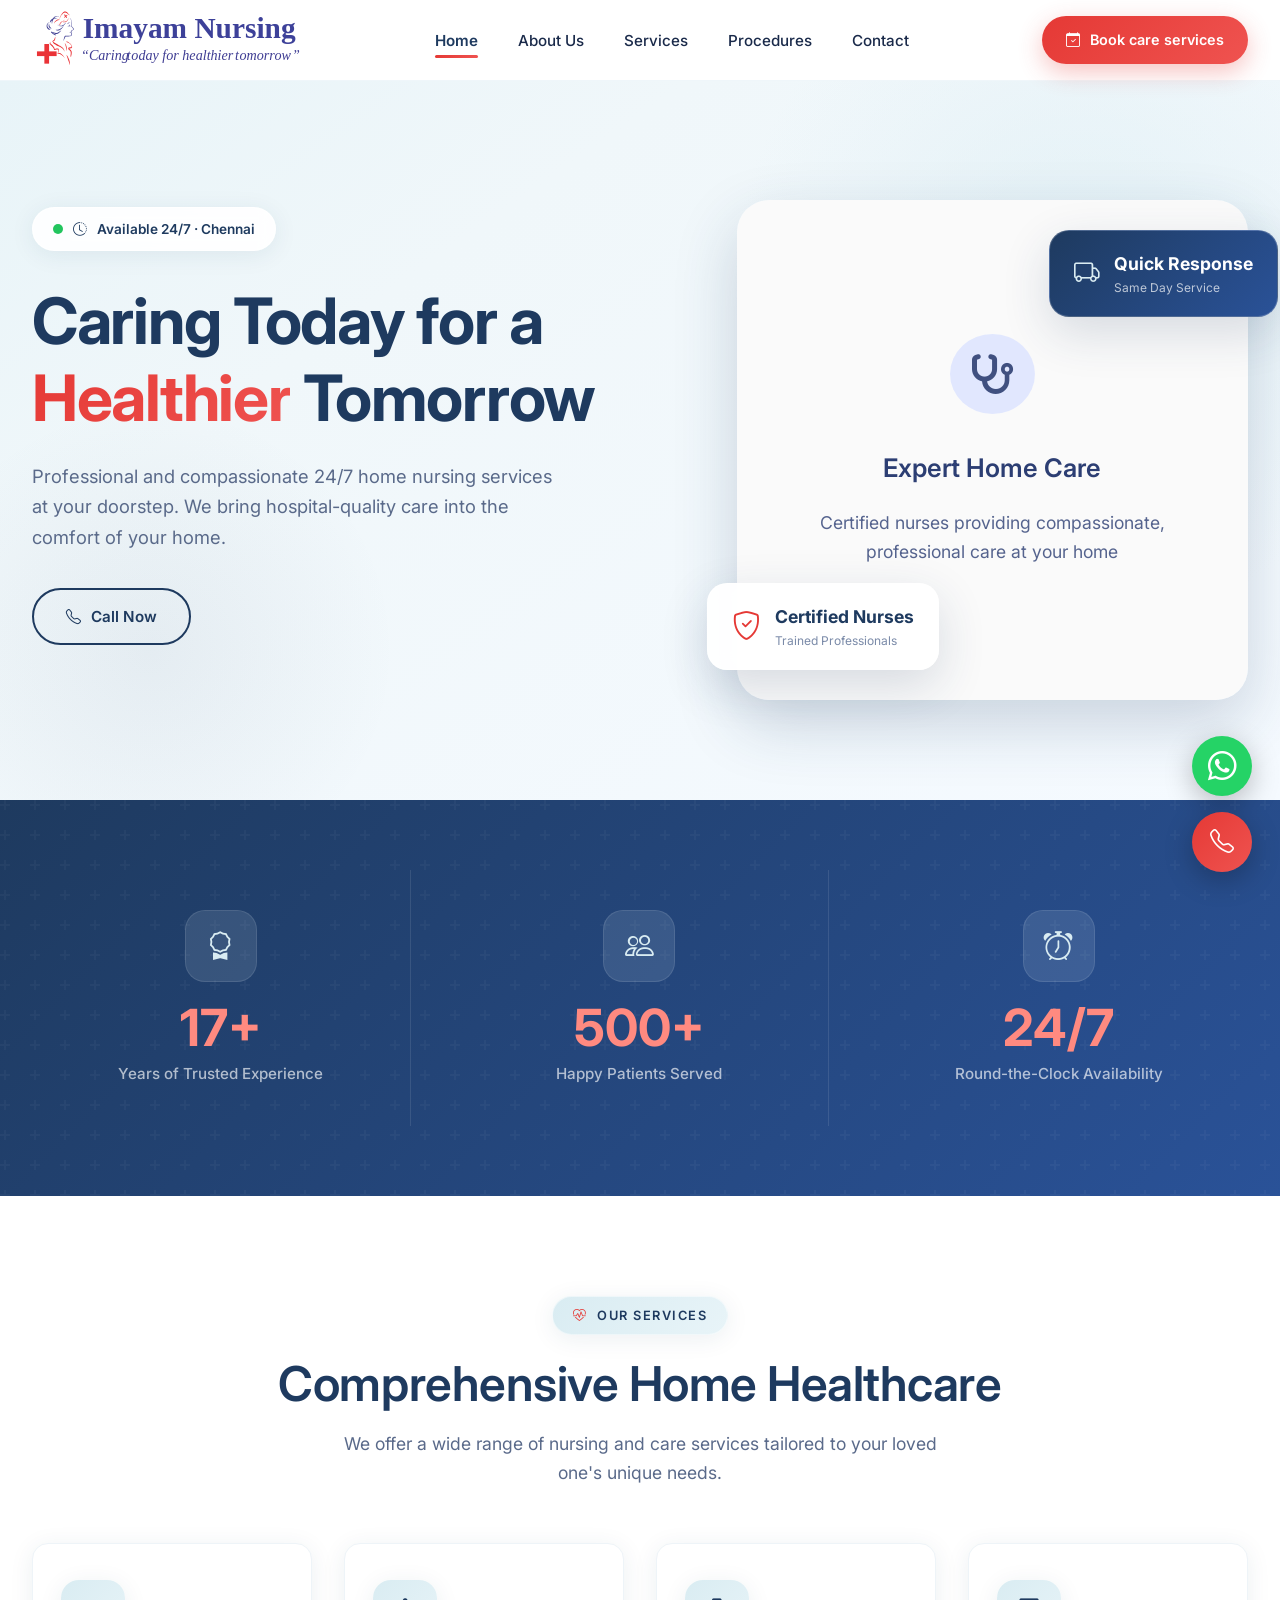
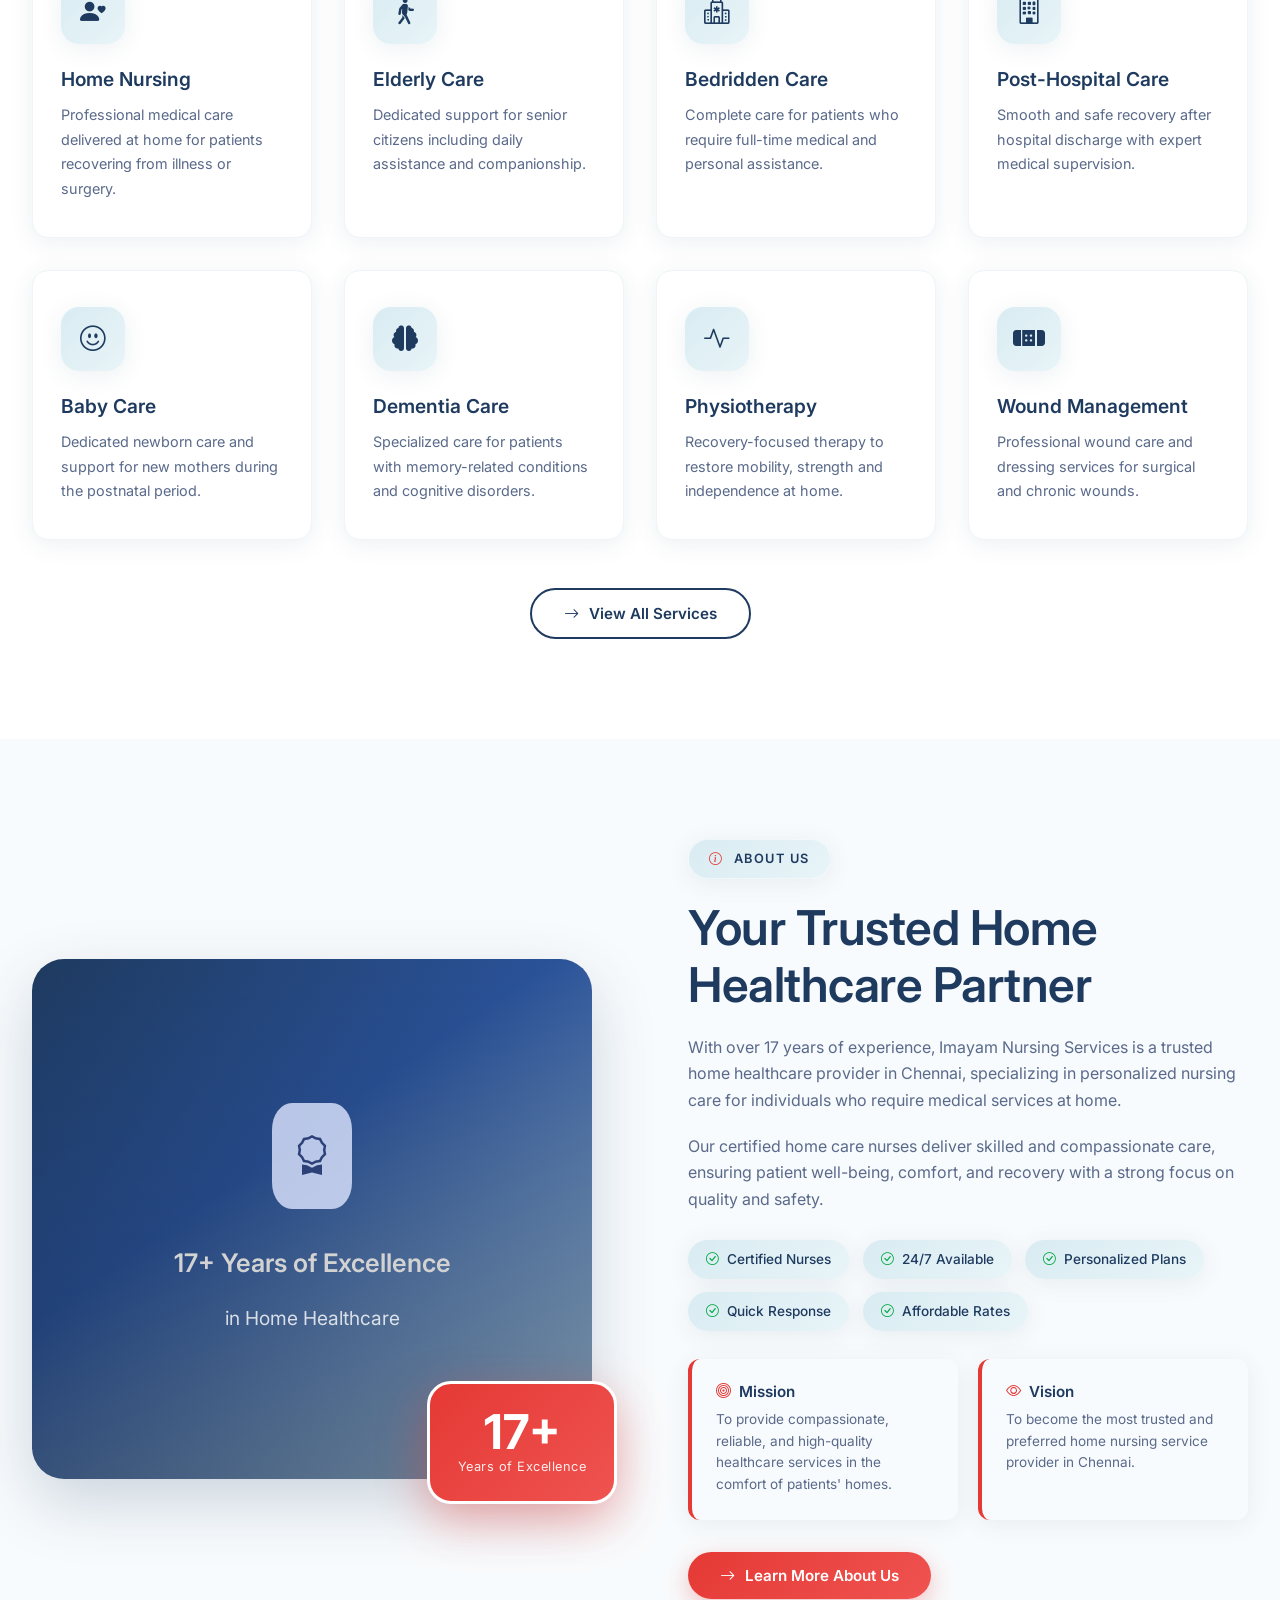
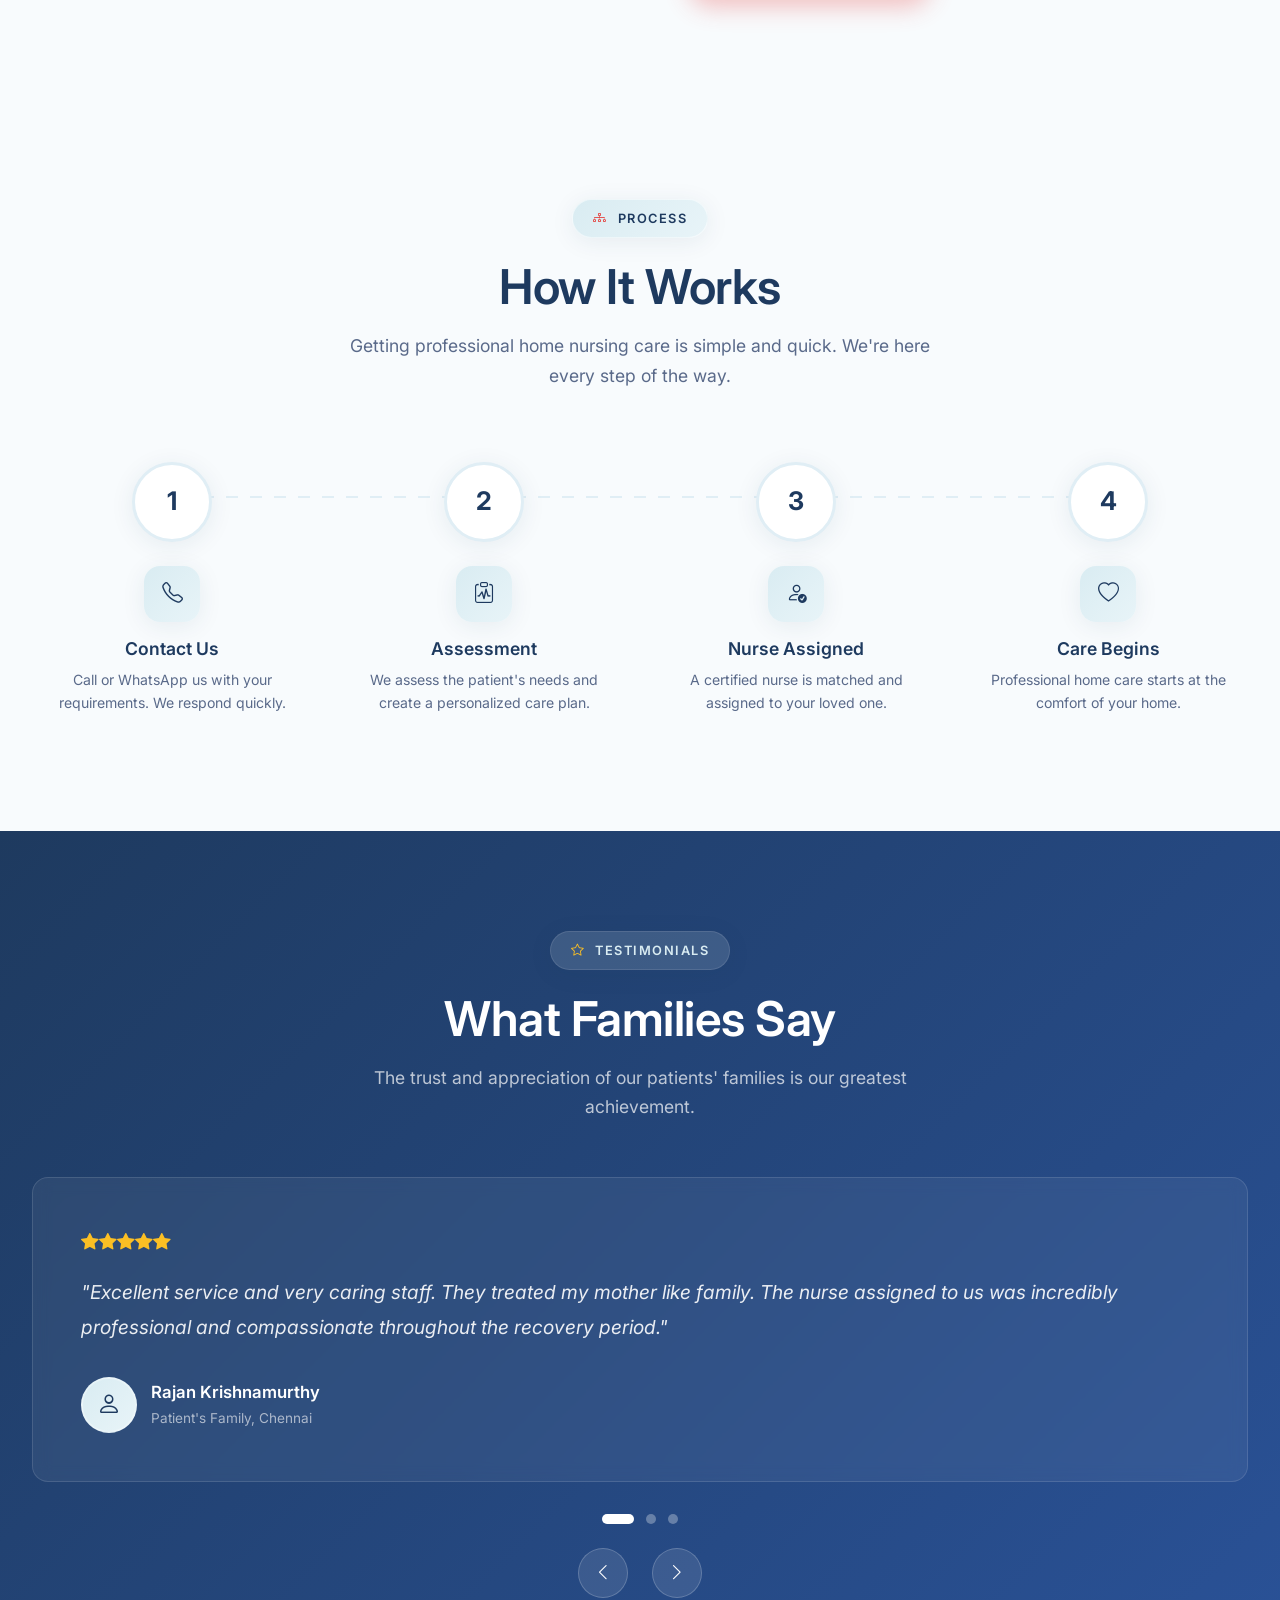
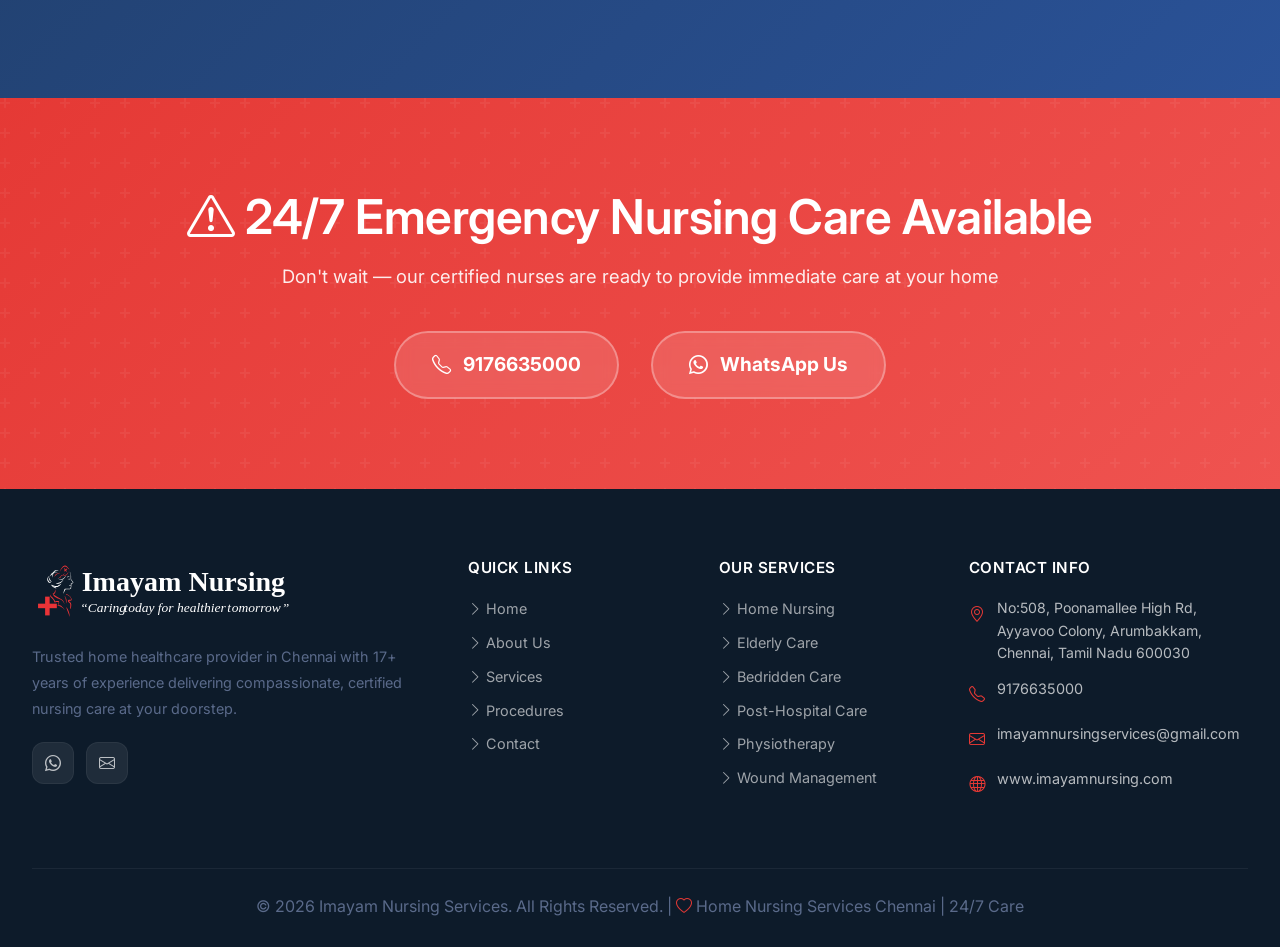
<file: index.html>
<!DOCTYPE html>
<html lang="en">

<head>
  <meta charset="UTF-8">
  <meta name="viewport" content="width=device-width, initial-scale=1.0">
  <title>Imayam Nursing Services | Home Nursing Care Chennai</title>
  
  <meta name="description"
    content="Trusted home nursing services in Chennai with 17+ years experience. Elderly care, post-hospital care, bedridden care, baby care and more. Available 24/7.">
  <meta name="keywords"
    content="Home Nursing Services Chennai, Elderly Care at Home, 24/7 Nursing Care Chennai, Home Healthcare Services Chennai">
  <link rel="preconnect" href="https://fonts.googleapis.com">
  <link rel="preconnect" href="https://fonts.gstatic.com" crossorigin>
  <!-- <link href="https://fonts.googleapis.com/css2?family=Playfair+Display:wght@400;600;700&family=DM+Sans:wght@300;400;500;600&display=swap" rel="stylesheet"> -->
  <link href="https://fonts.googleapis.com/css2?family=Inter:wght@400;500;600;700&display=swap" rel="stylesheet">
  <!-- Font Awesome for Classic Icons -->
  <link rel="stylesheet" href="https://cdnjs.cloudflare.com/ajax/libs/font-awesome/6.5.0/css/all.min.css">
  <!-- Bootstrap Icons for Additional Classic Options -->
  <link rel="stylesheet" href="https://cdn.jsdelivr.net/npm/bootstrap-icons@1.11.3/font/bootstrap-icons.min.css">

  <link rel="stylesheet" href="./assets/css/index.css">
  
  <link rel="icon" type="image/svg+xml" href="/assets/image/ksfavicon.svg">

</head>

<body>

  <!-- NAVIGATION -->
  <nav class="nav" id="navbar">
    <div class="nav-inner">
      <a href="#" class="nav-logo" onclick="showPage('home')">
      <img src="./assets/image/logo/Imayam01.svg"  height="68px" loading="lazy">
      </a>
      <ul class="nav-links">
        <li>
          <a href="#" onclick="showPage('home')" id="nav-home" class="active">
            
            Home
          </a>
        </li>
        <li>
          <a href="#" onclick="showPage('about')" id="nav-about">
            <!-- <i class="bi bi-info-circle"></i> -->
            About Us
          </a>
        </li>
        <li>
          <a href="#" onclick="showPage('services')" id="nav-services">
            <!-- <i class="bi bi-heart-pulse"></i> -->
            Services
          </a>
        </li>
        <li>
          <a href="#" onclick="showPage('procedures')" id="nav-procedures">
            <!-- <i class="bi bi-hospital"></i> -->
            Procedures
          </a>
        </li>
        <li>
          <a href="#" onclick="showPage('contact')" id="nav-contact">
            <!-- <i class="bi bi-telephone"></i> -->
            Contact
          </a>
        </li>
      </ul>
      <div class="nav-cta">
        <!-- <span class="nav-phone"><i class="fas fa-phone-alt"></i> 9176635000</span> -->
        <a href="tel:9176635000" class="btn btn-primary" style="padding:12px 24px;font-size:0.9rem"><i
            class="bi bi-calendar-check"></i> Book care services</a>
      </div>
      <div class="hamburger" id="hamburger" onclick="toggleMenu()">
        <span></span><span></span><span></span>
      </div>
    </div>
  </nav>

  <!-- MOBILE MENU -->
  <div class="mobile-menu" id="mobileMenu">
    <a href="#" onclick="showPage('home');toggleMenu()"><i class="bi bi-house-door"></i> Home</a>
    <a href="#" onclick="showPage('about');toggleMenu()"><i class="bi bi-info-circle"></i> About Us</a>
    <a href="#" onclick="showPage('services');toggleMenu()"><i class="bi bi-heart-pulse"></i> Services</a>
    <a href="#" onclick="showPage('procedures');toggleMenu()"><i class="bi bi-hospital"></i> Procedures</a>
    <a href="#" onclick="showPage('contact');toggleMenu()"><i class="bi bi-telephone"></i> Contact</a>
  </div>

  <!-- ============================================================
     HOME PAGE
============================================================ -->
  <div class="page active" id="page-home">

    <!-- HERO -->
    <section class="hero">
      <div class="container">
        <div class="hero-inner">
          <div class="hero-content">
            <div class="hero-badge"><span class="dot"></span> <i class="bi bi-clock-history"></i> Available 24/7 ·
              Chennai</div>
            <h1 class="hero-title">Caring Today for a <span>Healthier</span> Tomorrow</h1>
            <p class="hero-desc">Professional and compassionate 24/7 home nursing services at your doorstep. We bring
              hospital-quality care into the comfort of your home.</p>
            <div class="hero-btns">
              <!-- <a href="tel:9176635000" class="btn btn-primary"><i class="bi bi-calendar-check"></i> Book care services</a> -->
              <a href="tel:9176635000" class="btn btn-outline"><i class="bi bi-telephone"></i> Call Now</a>
            </div>
            <!-- <div class="hero-numbers">
              <div class="hero-num">
                <div class="hero-num-icon"><i class="bi bi-award"></i></div>
                <div>
                  <div class="hero-num-val"><span class="counter" data-target="17">0</span>+ Yrs</div>
                  <div class="hero-num-lbl">Experience</div>
                </div>
              </div>
              <div class="hero-num">
                <div class="hero-num-icon"><i class="bi bi-heart"></i></div>
                <div>
                  <div class="hero-num-val"><span class="counter" data-target="500">0</span>+</div>
                  <div class="hero-num-lbl">Patients Served</div>
                </div>
              </div>
              <div class="hero-num">
                <div class="hero-num-icon"><i class="bi bi-clock"></i></div>
                <div>
                  <div class="hero-num-val">24/7</div>
                  <div class="hero-num-lbl">Availability</div>
                </div>
              </div>
            </div> -->
          </div>
          <div class="hero-visual">
            <div class="hero-img-wrap">
              <div class="hero-img-placeholder">
                <i class="fa-solid fa-stethoscope"></i>
                 <h3>Expert Home Care</h3>
                <span>Certified nurses providing compassionate, professional care at your home</span>
              </div>
            </div>
            <div class="hero-badge-float">
              <i class="bi bi-shield-check"></i>
              <div class="hero-badge-float-text">
                <div class="val">Certified Nurses</div>
                <div class="lbl">Trained Professionals</div>
              </div>
            </div>
            <div class="hero-badge-float2">
              <i class="bi bi-truck"></i>
              <div class="hero-badge-float2-text">
                <div class="val">Quick Response</div>
                <div class="lbl">Same Day Service</div>
              </div>
            </div>
          </div>
        </div>
      </div>
    </section>

    <!-- TRUST STATS -->
    <section class="trust">
      <div class="container">
        <div class="trust-grid">
          <div class="trust-item reveal">
            <div class="trust-icon"><i class="bi bi-award"></i></div>
            <div class="trust-val"><span class="counter" data-target="17">0</span><span>+</span></div>
            <div class="trust-lbl">Years of Trusted Experience</div>
          </div>
          <div class="trust-item reveal">
            <div class="trust-icon"><i class="bi bi-people"></i></div>
            <div class="trust-val"><span class="counter" data-target="500">0</span><span>+</span></div>
            <div class="trust-lbl">Happy Patients Served</div>
          </div>
          <div class="trust-item reveal">
            <div class="trust-icon"><i class="bi bi-alarm"></i></div>
            <div class="trust-val"><span>24/7</span></div>
            <div class="trust-lbl">Round-the-Clock Availability</div>
          </div>
        </div>
      </div>
    </section>

    <!-- SERVICES PREVIEW -->
    <section class="section">
      <div class="container">
        <div class="section-header center reveal">
          <div class="section-tag"><i class="bi bi-heart-pulse"></i> Our Services</div>
          <h2 class="section-title">Comprehensive Home Healthcare</h2>
          <p class="section-subtitle">We offer a wide range of nursing and care services tailored to your loved one's
            unique needs.</p>
        </div>
        <div class="services-grid">
          <div class="service-card reveal">
            <div class="service-icon"><i class="bi bi-person-heart"></i></div>
            <h3>Home Nursing</h3>
            <p>Professional medical care delivered at home for patients recovering from illness or surgery.</p>
          </div>
          <div class="service-card reveal">
            <div class="service-icon"><i class="bi bi-person-walking"></i></div>
            <h3>Elderly Care</h3>
            <p>Dedicated support for senior citizens including daily assistance and companionship.</p>
          </div>
          <div class="service-card reveal">
            <div class="service-icon"><i class="bi bi-hospital"></i></div>
            <h3>Bedridden Care</h3>
            <p>Complete care for patients who require full-time medical and personal assistance.</p>
          </div>
          <div class="service-card reveal">
            <div class="service-icon"><i class="bi bi-building"></i></div>
            <h3>Post-Hospital Care</h3>
            <p>Smooth and safe recovery after hospital discharge with expert medical supervision.</p>
          </div>
          <div class="service-card reveal">
            <div class="service-icon"><i class="bi bi-emoji-smile"></i></div>
            <h3>Baby Care</h3>
            <p>Dedicated newborn care and support for new mothers during the postnatal period.</p>
          </div>
          <div class="service-card reveal">
            <div class="service-icon"><i class="fa fa-brain"></i></div>
            <h3>Dementia Care</h3>
            <p>Specialized care for patients with memory-related conditions and cognitive disorders.</p>
          </div>
          <div class="service-card reveal">
            <div class="service-icon"><i class="bi bi-activity"></i></div>
            <h3>Physiotherapy</h3>
            <p>Recovery-focused therapy to restore mobility, strength and independence at home.</p>
          </div>
          <div class="service-card reveal">
            <div class="service-icon"><i class="fa-solid fa-bandage"></i></div>
            <h3>Wound Management</h3>
            <p>Professional wound care and dressing services for surgical and chronic wounds.</p>
          </div>
        </div>
        <div style="text-align:center;margin-top:3rem">
          <button class="btn btn-outline" onclick="showPage('services')"><i class="bi bi-arrow-right"></i> View All
            Services</button>
        </div>
      </div>
    </section>

    <!-- ABOUT PREVIEW -->
    <section class="section" style="background:var(--off-white)">
      <div class="container">
        <div class="about-inner">
          <div class="about-visual reveal-left">
            <div class="about-img"><i class="bi bi-award"></i><h3>17+ Years of Excellence</h3><span> in Home Healthcare</span>
            </div>
            <div class="about-badge-experience">
              <div class="num">17+</div>
              <div class="lbl">Years of Excellence</div>
            </div>
          </div>
          <div class="reveal-right">
            <div class="section-tag"><i class="bi bi-info-circle"></i> About Us</div>
            <h2 class="section-title">Your Trusted Home Healthcare Partner</h2>
            <p style="margin:1.25rem 0">With over 17 years of experience, Imayam Nursing Services is a trusted home
              healthcare provider in Chennai, specializing in personalized nursing care for individuals who require
              medical services at home.</p>
            <p>Our certified home care nurses deliver skilled and compassionate care, ensuring patient well-being,
              comfort, and recovery with a strong focus on quality and safety.</p>
            <div class="about-chips">
              <span class="about-chip"><i class="bi bi-check-circle"></i> Certified Nurses</span>
              <span class="about-chip"><i class="bi bi-check-circle"></i> 24/7 Available</span>
              <span class="about-chip"><i class="bi bi-check-circle"></i> Personalized Plans</span>
              <span class="about-chip"><i class="bi bi-check-circle"></i> Quick Response</span>
              <span class="about-chip"><i class="bi bi-check-circle"></i> Affordable Rates</span>
            </div>
            <div class="mission-vision">
              <div class="mv-card">
                <h4><i class="bi bi-bullseye" style="color:var(--red);margin-right:8px"></i>Mission</h4>
                <p>To provide compassionate, reliable, and high-quality healthcare services in the comfort of patients'
                  homes.</p>
              </div>
              <div class="mv-card">
                <h4><i class="bi bi-eye" style="color:var(--red);margin-right:8px"></i>Vision</h4>
                <p>To become the most trusted and preferred home nursing service provider in Chennai.</p>
              </div>
            </div>
            <button class="btn btn-primary" style="margin-top:2rem" onclick="showPage('about')"><i
                class="bi bi-arrow-right"></i> Learn More About Us</button>
          </div>
        </div>
      </div>
    </section>

    <!-- HOW IT WORKS -->
    <section class="section hiw">
      <div class="container">
        <div class="section-header center reveal">
          <div class="section-tag"><i class="bi bi-diagram-3"></i> Process</div>
          <h2 class="section-title">How It Works</h2>
          <p class="section-subtitle">Getting professional home nursing care is simple and quick. We're here every step
            of the way.</p>
        </div>
        <div class="hiw-steps">
          <div class="hiw-step reveal">
            <div class="hiw-num">1</div>
            <div class="hiw-icon"><i class="bi bi-telephone"></i></div>
            <h3>Contact Us</h3>
            <p>Call or WhatsApp us with your requirements. We respond quickly.</p>
          </div>
          <div class="hiw-step reveal">
            <div class="hiw-num">2</div>
            <div class="hiw-icon"><i class="bi bi-clipboard-pulse"></i></div>
            <h3>Assessment</h3>
            <p>We assess the patient's needs and create a personalized care plan.</p>
          </div>
          <div class="hiw-step reveal">
            <div class="hiw-num">3</div>
            <div class="hiw-icon"><i class="bi bi-person-check"></i></div>
            <h3>Nurse Assigned</h3>
            <p>A certified nurse is matched and assigned to your loved one.</p>
          </div>
          <div class="hiw-step reveal">
            <div class="hiw-num">4</div>
            <div class="hiw-icon"><i class="bi bi-heart"></i></div>
            <h3>Care Begins</h3>
            <p>Professional home care starts at the comfort of your home.</p>
          </div>
        </div>
      </div>
    </section>

    <!-- TESTIMONIALS -->
    <section class="section testimonials">
      <div class="container">
        <div class="section-header center reveal">
          <div class="section-tag"><i class="bi bi-star"></i> Testimonials</div>
          <h2 class="section-title">What Families Say</h2>
          <p class="section-subtitle">The trust and appreciation of our patients' families is our greatest achievement.
          </p>
        </div>
        <div class="testi-slider reveal">
          <div class="testi-track" id="testiTrack">
            <div class="testi-card">
              <div class="testi-stars"><i class="bi bi-star-fill"></i><i class="bi bi-star-fill"></i><i
                  class="bi bi-star-fill"></i><i class="bi bi-star-fill"></i><i class="bi bi-star-fill"></i></div>
              <p class="testi-text">"Excellent service and very caring staff. They treated my mother like family. The
                nurse assigned to us was incredibly professional and compassionate throughout the recovery period."</p>
              <div class="testi-author">
                <div class="testi-avatar"><i class="bi bi-person"></i></div>
                <div>
                  <div class="testi-name">Rajan Krishnamurthy</div>
                  <div class="testi-role">Patient's Family, Chennai</div>
                </div>
              </div>
            </div>
            <div class="testi-card">
              <div class="testi-stars"><i class="bi bi-star-fill"></i><i class="bi bi-star-fill"></i><i
                  class="bi bi-star-fill"></i><i class="bi bi-star-fill"></i><i class="bi bi-star-fill"></i></div>
              <p class="testi-text">"Highly professional nurses. Always on time and very supportive. The physiotherapy
                sessions at home were extremely helpful for my father's recovery after surgery."</p>
              <div class="testi-author">
                <div class="testi-avatar"><i class="bi bi-person"></i></div>
                <div>
                  <div class="testi-name">Priya Subramaniam</div>
                  <div class="testi-role">Patient's Daughter, Arumbakkam</div>
                </div>
              </div>
            </div>
            <div class="testi-card">
              <div class="testi-stars"><i class="bi bi-star-fill"></i><i class="bi bi-star-fill"></i><i
                  class="bi bi-star-fill"></i><i class="bi bi-star-fill"></i><i class="bi bi-star-half"></i></div>
              <p class="testi-text">"Reliable home care service with quick response. When my mother-in-law needed
                immediate care after discharge, Imayam Nursing was there within hours. Truly remarkable service."</p>
              <div class="testi-author">
                <div class="testi-avatar"><i class="bi bi-person"></i></div>
                <div>
                  <div class="testi-name">Vijay Anand</div>
                  <div class="testi-role">Patient's Son-in-law, Anna Nagar</div>
                </div>
              </div>
            </div>
          </div>
          <div class="testi-dots">
            <div class="testi-dot active" onclick="goTesti(0)"></div>
            <div class="testi-dot" onclick="goTesti(1)"></div>
            <div class="testi-dot" onclick="goTesti(2)"></div>
          </div>
          <div class="testi-arrows">
            <div class="testi-arrow" onclick="prevTesti()"><i class="bi bi-chevron-left"></i></div>
            <div class="testi-arrow" onclick="nextTesti()"><i class="bi bi-chevron-right"></i></div>
          </div>
        </div>
      </div>
    </section>

    <!-- CTA BANNER -->
    <section class="cta-banner">
      <div class="container reveal">
        <h2><i class="bi bi-exclamation-triangle"></i> 24/7 Emergency Nursing Care Available</h2>
        <p>Don't wait — our certified nurses are ready to provide immediate care at your home</p>
        <div class="cta-phones">
          <a href="tel:9176635000" class="cta-phone-btn"><i class="bi bi-telephone"></i> 9176635000</a>
          <a href="https://wa.me/919176635000" class="cta-phone-btn"><i class="bi bi-whatsapp"></i> WhatsApp Us</a>
        </div>
      </div>
    </section>

  </div><!-- /page-home -->

  <!-- ============================================================
     ABOUT PAGE
============================================================ -->
  <div class="page" id="page-about">

    <section class="about-page-hero">
      <div class="container reveal">
        <div class="page-hero-tag"><i class="bi bi-info-circle" style="color:var(--red)"></i>&nbsp; About Us</div>
        <h1 style="color:var(--navy)">17+ Years of Caring Excellence</h1>
        <p style="max-width:650px;margin:1.25rem auto;font-size:1.15rem">Trusted home healthcare in Chennai —
          compassionate, certified, and committed to your recovery.</p>
      </div>
    </section>

    <section class="section">
      <div class="container">
        <div class="about-inner">
          <div class="about-visual reveal-left">
            <div class="about-img"><i class="bi bi-hospital"></i><span>Certified & Trained Team</span></div>
            <div class="about-badge-experience">
              <div class="num">17+</div>
              <div class="lbl">Years of<br>Excellence</div>
            </div>
          </div>
          <div class="reveal-right">
            <div class="section-tag"><i class="bi bi-heart"></i> Our Story</div>
            <h2 class="section-title">Who We Are</h2>
            <p style="margin:1.25rem 0 0.85rem">With over 17 years of experience, Imayam Nursing Services, Chennai is a
              trusted home healthcare provider, specializing in personalized nursing care for individuals who require
              medical services at home.</p>
            <p style="margin-bottom:0.85rem">Our certified home care nurses deliver skilled and compassionate care,
              ensuring patient well-being, comfort, and recovery with a strong focus on quality and safety.</p>
            <p>We offer a wide range of healthcare services, supporting patients with various medical needs — from
              post-surgery recovery to long-term chronic disease management — all delivered by experienced healthcare
              professionals.</p>
            <div class="about-chips" style="margin-top:1.75rem">
              <span class="about-chip"><i class="bi bi-check-circle"></i> Home Nursing</span>
              <span class="about-chip"><i class="bi bi-check-circle"></i> Elderly Care</span>
              <span class="about-chip"><i class="bi bi-check-circle"></i> Bedridden Care</span>
              <span class="about-chip"><i class="bi bi-check-circle"></i> Post Hospital Care</span>
              <span class="about-chip"><i class="bi bi-check-circle"></i> Baby Care</span>
              <span class="about-chip"><i class="bi bi-check-circle"></i> Dementia Care</span>
              <span class="about-chip"><i class="bi bi-check-circle"></i> Physiotherapy</span>
              <span class="about-chip"><i class="bi bi-check-circle"></i> Wound Management</span>
            </div>
          </div>
        </div>
      </div>
    </section>

    <!-- Mission & Vision -->
    <section class="section" style="background:var(--gradient-navy);padding-top:80px;padding-bottom:80px">
      <div class="container">
        <div style="display:grid;grid-template-columns:1fr 1fr;gap:2.5rem" class="reveal">
          <div
            style="background:rgba(255,255,255,0.08);border:1px solid rgba(255,255,255,0.12);border-radius:var(--radius-md);padding:2.75rem">
            <div
              style="width:70px;height:70px;background:var(--gradient-red);border-radius:18px;display:flex;align-items:center;justify-content:center;margin-bottom:1.5rem">
              <i class="bi bi-bullseye" style="color:#fff;font-size:1.6rem"></i>
            </div>
            <h3 style="color:#fff;margin-bottom:1rem;font-size:1.6rem">Our Mission</h3>
            <p style="color:rgba(255,255,255,0.75);line-height:1.8;font-size:1rem">To provide compassionate, reliable,
              and high-quality healthcare services in the comfort of patients' homes — treating every patient with
              dignity, respect, and genuine care.</p>
          </div>
          <div
            style="background:rgba(255,255,255,0.08);border:1px solid rgba(255,255,255,0.12);border-radius:var(--radius-md);padding:2.75rem">
            <div
              style="width:70px;height:70px;background:var(--gradient-primary);border-radius:18px;display:flex;align-items:center;justify-content:center;margin-bottom:1.5rem">
              <i class="bi bi-eye" style="color:var(--navy);font-size:1.6rem"></i>
            </div>
            <h3 style="color:#fff;margin-bottom:1rem;font-size:1.6rem">Our Vision</h3>
            <p style="color:rgba(255,255,255,0.75);line-height:1.8;font-size:1rem">To become the most trusted and
              preferred home nursing service provider in Chennai, setting the gold standard for personalized home
              healthcare in Tamil Nadu.</p>
          </div>
        </div>
      </div>
    </section>

    <!-- Why Choose Us -->
    <section class="section">
      <div class="container">
        <div class="section-header center reveal">
          <div class="section-tag"><i class="bi bi-star"></i> Why Choose Us</div>
          <h2 class="section-title">What Makes Us Different</h2>
          <p class="section-subtitle">We go beyond standard care — delivering a complete, compassionate healthcare
            experience at home.</p>
        </div>
        <div class="why-grid">
          <div class="why-card reveal">
            <div class="why-card-icon"><i class="bi bi-award"></i></div>
            <h3>17+ Years Experience</h3>
            <p>Over a decade and a half of trusted home healthcare service across Chennai.</p>
          </div>
          <div class="why-card reveal">
            <div class="why-card-icon"><i class="bi bi-patch-check"></i></div>
            <h3>Certified Nurses</h3>
            <p>All our staff are trained, certified, and background-verified healthcare professionals.</p>
          </div>
          <div class="why-card reveal">
            <div class="why-card-icon"><i class="bi bi-clock-history"></i></div>
            <h3>24/7 Availability</h3>
            <p>We're available round the clock — day, night, and weekends for emergency care.</p>
          </div>
          <div class="why-card reveal">
            <div class="why-card-icon"><i class="bi bi-file-medical"></i></div>
            <h3>Personalized Plans</h3>
            <p>Every patient gets a customized care plan based on their unique medical needs.</p>
          </div>
          <div class="why-card reveal">
            <div class="why-card-icon"><i class="bi bi-currency-rupee"></i></div>
            <h3>Affordable Rates</h3>
            <p>Premium quality care at transparent, competitive, and affordable pricing.</p>
          </div>
          <div class="why-card reveal">
            <div class="why-card-icon"><i class="bi bi-lightning"></i></div>
            <h3>Quick Response</h3>
            <p>Fast deployment of nurses — same-day service available for urgent care needs.</p>
          </div>
        </div>

        <!-- Core Values -->
        <div style="margin-top:5rem">
          <div class="section-header center reveal">
            <div class="section-tag"><i class="bi bi-heart"></i> Our Values</div>
            <h2 class="section-title">The Principles That Guide Us</h2>
          </div>
          <div class="values-grid">
            <div class="value-card reveal"><i class="bi bi-hand-thumbs-up value-icon"></i>
              <div>
                <h4>Compassion First</h4>
                <p>Every decision is driven by genuine care and empathy for our patients and their families.</p>
              </div>
            </div>
            <div class="value-card reveal"><i class="bi bi-shield-shaded value-icon"></i>
              <div>
                <h4>Safety & Trust</h4>
                <p>We maintain the highest safety standards and build lasting trust through consistent quality.</p>
              </div>
            </div>
            <div class="value-card reveal"><i class="bi bi-person-check value-icon"></i>
              <div>
                <h4>Professionalism</h4>
                <p>Our team operates with medical integrity, respect, and unwavering professional standards.</p>
              </div>
            </div>
            <div class="value-card reveal"><i class="bi bi-arrow-repeat value-icon"></i>
              <div>
                <h4>Continuous Care</h4>
                <p>We monitor, adapt, and improve our care plans continuously for the best outcomes.</p>
              </div>
            </div>
          </div>
        </div>
      </div>
    </section>

    <section class="cta-banner">
      <div class="container reveal">
        <h2>Ready to Get Started?</h2>
        <p>Contact us today for a free consultation and personalized care assessment</p>
        <div class="cta-phones">
          <a href="tel:9176635000" class="cta-phone-btn"><i class="bi bi-telephone"></i> 9176635000</a>
          <button class="cta-phone-btn" onclick="showPage('contact')"><i class="bi bi-envelope"></i> Contact Us</button>
        </div>
      </div>
    </section>

  </div><!-- /page-about -->

  <!-- ============================================================
     SERVICES PAGE
============================================================ -->
  <div class="page" id="page-services">

    <section class="services-page-hero">
      <div class="container reveal">
        <div class="page-hero-tag"><i class="bi bi-heart-pulse" style="color:var(--red)"></i>&nbsp; Our Services</div>
        <h1 style="color:var(--navy)">Complete Home Healthcare Services</h1>
        <p style="max-width:650px;margin:1.25rem auto;font-size:1.15rem">From newborn care to elderly support — we offer
          comprehensive, certified nursing services at your doorstep.</p>
      </div>
    </section>

    <section class="section">
      <div class="container">
        <div class="services-full-grid">
          <div class="service-full-card reveal">
            <div class="service-icon"><i class="bi bi-person-heart"></i></div>
            <h3>Home Nursing Care</h3>
            <p>Professional medical care delivered at home for patients recovering from illness, surgery, or chronic
              conditions. Our nurses provide skilled nursing interventions, medication management, and vital sign
              monitoring.</p>
            <span class="service-tag"><i class="bi bi-star"></i> Most Popular</span>
          </div>
          <div class="service-full-card reveal">
            <div class="service-icon"><i class="bi bi-person-walking"></i></div>
            <h3>Elderly Care</h3>
            <p>Dedicated support for senior citizens including daily personal assistance, companionship, mobility
              support, and health monitoring. We treat every elder with the respect and dignity they deserve.</p>
            <span class="service-tag"><i class="bi bi-clock"></i> 24/7 Available</span>
          </div>
          <div class="service-full-card reveal">
            <div class="service-icon"><i class="bi bi-hospital"></i></div>
            <h3>Bedridden Patient Care</h3>
            <p>Complete care for patients who require full-time medical and personal assistance. Includes repositioning,
              pressure sore prevention, personal hygiene, and nutrition management.</p>
            <span class="service-tag"><i class="bi bi-calendar"></i> Full-Time Care</span>
          </div>
          <div class="service-full-card reveal">
            <div class="service-icon"><i class="bi bi-building"></i></div>
            <h3>Post-Hospital Care</h3>
            <p>Smooth and safe recovery after hospital discharge with expert medical supervision. We bridge the gap
              between hospital and home, ensuring continuity of care and faster recovery.</p>
            <span class="service-tag"><i class="bi bi-arrow-up"></i> Recovery Focused</span>
          </div>
          <div class="service-full-card reveal">
            <div class="service-icon"><i class="bi bi-emoji-smile"></i></div>
            <h3>Baby Care (Newborn)</h3>
            <p>Professional newborn care and postnatal assistance for mothers. Includes baby bathing, feeding guidance,
              umbilical cord care, and mother's recovery support.</p>
            <span class="service-tag"><i class="bi bi-baby"></i> Neonatal Expert</span>
          </div>
          <div class="service-full-card reveal">
            <div class="service-icon"><i class="fa fa-brain"></i></div>
            <h3>Dementia Care</h3>
            <p>Specialized care for patients with Alzheimer's disease and other memory-related conditions. Our trained
              nurses provide safe supervision, behavioral management, and cognitive stimulation.</p>
            <span class="service-tag"><i class="bi bi-shield"></i> Specialized</span>
          </div>
          <div class="service-full-card reveal">
            <div class="service-icon"><i class="bi bi-person"></i></div>
            <h3>Disability Care</h3>
            <p>Compassionate support for physically challenged individuals to improve quality of life and maintain
              independence. Assistance with daily activities, mobility, and adaptive care strategies.</p>
            <span class="service-tag"><i class="bi bi-heart"></i> Personalized</span>
          </div>
          <div class="service-full-card reveal">
            <div class="service-icon"><i class="bi bi-activity"></i></div>
            <h3>Physiotherapy</h3>
            <p>Recovery-focused physical therapy at home to restore mobility, strength, and independence. Includes
              therapeutic exercises, joint mobilization, and pain management techniques.</p>
            <span class="service-tag"><i class="bi bi-arrow-repeat"></i> Rehabilitation</span>
          </div>
          <div class="service-full-card reveal">
            <div class="service-icon"><i class="fa-solid fa-bandage"></i></div>
            <h3>Wound Management</h3>
            <p>Professional wound care and dressing services for post-surgical wounds, diabetic ulcers, pressure sores,
              and chronic wounds. Sterile technique with specialized wound care products.</p>
            <span class="service-tag"><i class="bi bi-clipboard-pulse"></i> Clinical Grade</span>
          </div>
          <div class="service-full-card reveal">
            <div class="service-icon"><i class="bi bi-droplet"></i></div>
            <h3>Diabetes Care</h3>
            <p>Comprehensive diabetes management at home including blood sugar monitoring, insulin administration,
              dietary guidance, and complication prevention.</p>
            <span class="service-tag"><i class="bi bi-calendar-heart"></i> Chronic Care</span>
          </div>
        </div>
      </div>
    </section>

    <section class="cta-banner">
      <div class="container reveal">
        <h2>Not Sure Which Service You Need?</h2>
        <p>Call us and we'll guide you to the right care for your loved one</p>
        <div class="cta-phones">
          <a href="tel:9176635000" class="cta-phone-btn"><i class="bi bi-telephone"></i> 9176635000</a>
        </div>
      </div>
    </section>

  </div><!-- /page-services -->

  <!-- ============================================================
     PROCEDURES PAGE
============================================================ -->
  <div class="page" id="page-procedures">

    <section class="procedures-hero">
      <div class="container reveal">
        <div class="page-hero-tag"><i class="bi bi-clipboard-pulse" style="color:var(--red)"></i>&nbsp; Medical
          Procedures</div>
        <h1 style="color:var(--navy)">Clinical Procedures at Home</h1>
        <p style="max-width:600px;margin:1.25rem auto;font-size:1.15rem">Certified nurses perform a wide range of
          medical procedures right at your doorstep — safely and professionally.</p>
      </div>
    </section>

    <section class="section">
      <div class="container">
        <div class="section-header center reveal">
          <div class="section-tag"><i class="bi bi-check2-circle"></i> What We Perform</div>
          <h2 class="section-title">Medical Procedures We Offer</h2>
          <p class="section-subtitle">All procedures are performed by certified nurses following clinical protocols and
            safety guidelines.</p>
        </div>
        <div class="procedures-grid">
          <div class="procedure-card reveal">
            <div class="procedure-icon"><i class="fa-solid fa-syringe"></i></div>
            <div>
              <h3>Dressing & Injections</h3>
              <p>Professional wound dressing, IV injections, IM and SC injections administered safely at home with
                sterile technique.</p>
            </div>
          </div>
          <div class="procedure-card reveal">
            <div class="procedure-icon"><i class="bi bi-droplet"></i></div>
            <div>
              <h3>Catheter Care & Insertion</h3>
              <p>Urinary catheter insertion, maintenance, and removal following strict aseptic protocol for patient
                comfort and safety.</p>
            </div>
          </div>
          <div class="procedure-card reveal">
            <div class="procedure-icon"><i class="bi bi-cup-straw"></i></div>
            <div>
              <h3>Ryles Tube Feeding / Insertion</h3>
              <p>Nasogastric tube insertion and feeding for patients unable to swallow or consume food orally.</p>
            </div>
          </div>
          <div class="procedure-card reveal">
            <div class="procedure-icon"><i class="bi bi-heart-pulse"></i></div>
            <div>
              <h3>Blood Pressure Monitoring</h3>
              <p>Regular BP monitoring, recording, and reporting with trend analysis for hypertensive and cardiac
                patients.</p>
            </div>
          </div>
          <div class="procedure-card reveal">
            <div class="procedure-icon"><i class="bi bi-droplet-half"></i></div>
            <div>
              <h3>Blood Sugar Testing</h3>
              <p>Glucometer-based blood sugar testing for diabetic patients with proper documentation and guidance.</p>
            </div>
          </div>
          <div class="procedure-card reveal">
            <div class="procedure-icon"><i class="bi bi-thermometer-half"></i></div>
            <div>
              <h3>Temperature Monitoring</h3>
              <p>Regular temperature checks and fever monitoring, with documentation and appropriate nursing
                interventions.</p>
            </div>
          </div>
          <div class="procedure-card reveal">
            <div class="procedure-icon"><i class="bi bi-wind"></i></div>
            <div>
              <h3>Nebulization</h3>
              <p>Home nebulization therapy for asthma, COPD, and other respiratory conditions using prescribed
                medications.</p>
            </div>
          </div>
          <div class="procedure-card reveal">
            <div class="procedure-icon"><i class="bi bi-basket"></i></div>
            <div>
              <h3>Diaper Care</h3>
              <p>Professional diaper changing and perineal care for bedridden patients, elderly, and newborns to prevent
                skin breakdown.</p>
            </div>
          </div>
        </div>

        <div class="procedures-note reveal">
          <h3><i class="bi bi-shield-check" style="margin-right:10px;color:var(--primary)"></i>Safety & Hygiene
            Standards</h3>
          <p>All procedures are performed using sterile, single-use equipment following hospital-grade infection control
            protocols. Your safety is our top priority.</p>
        </div>
      </div>
    </section>

    <!-- Why Our Procedures Are Safe -->
    <section class="section" style="background:var(--off-white)">
      <div class="container">
        <div class="section-header center reveal">
          <div class="section-tag"><i class="bi bi-lock"></i> Safety First</div>
          <h2 class="section-title">Our Clinical Standards</h2>
        </div>
        <div style="display:grid;grid-template-columns:repeat(auto-fill,minmax(240px,1fr));gap:2rem">
          <div class="why-card reveal">
            <div class="why-card-icon"><i class="bi bi-capsule"></i></div>
            <h3>Sterile Equipment</h3>
            <p>Single-use, disposable medical supplies for every procedure.</p>
          </div>
          <div class="why-card reveal">
            <div class="why-card-icon"><i class="bi bi-patch-check"></i></div>
            <h3>Certified Staff</h3>
            <p>All nurses hold valid nursing certifications and regular training.</p>
          </div>
          <div class="why-card reveal">
            <div class="why-card-icon"><i class="bi bi-file-text"></i></div>
            <h3>Documentation</h3>
            <p>Every procedure is documented and reported to family members.</p>
          </div>
          <div class="why-card reveal">
            <div class="why-card-icon"><i class="bi bi-telephone-plus"></i></div>
            <h3>Emergency Protocol</h3>
            <p>Nurses follow strict emergency protocols when needed.</p>
          </div>
        </div>
      </div>
    </section>

    <section class="cta-banner">
      <div class="container reveal">
        <h2>Need a Medical Procedure at Home?</h2>
        <p>Our certified nurses are ready to help. Call us now for immediate assistance.</p>
        <div class="cta-phones">
          <a href="tel:9176635000" class="cta-phone-btn"><i class="bi bi-telephone"></i> 9176635000</a>
        </div>
      </div>
    </section>

  </div><!-- /page-procedures -->

  <!-- ============================================================
     CONTACT PAGE
============================================================ -->
  <div class="page" id="page-contact">

    <section class="contact-hero">
      <div class="container reveal">
        <div class="page-hero-tag"><i class="bi bi-telephone" style="color:var(--red)"></i>&nbsp; Contact Us</div>
        <h1 style="color:var(--navy)">We're Here to Help You</h1>
        <p style="max-width:560px;margin:1.25rem auto;font-size:1.15rem">Reach out anytime — our team is available 24/7
          to discuss your healthcare needs and arrange care immediately.</p>
      </div>
    </section>

    <section class="section">
      <div class="container">
        <div class="contact-inner">
          <!-- Contact Info -->
          <div>
            <div class="section-tag reveal"><i class="bi bi-geo-alt"></i> Get In Touch</div>
            <h2 class="section-title reveal" style="margin-bottom:2.5rem">Contact Information</h2>
            <div class="contact-info-cards">
              <div class="contact-info-card reveal">
                <div class="contact-info-icon"><i class="bi bi-geo-alt"></i></div>
                <div>
                  <h4>Address</h4>
                  <p>No.508, Poonamallee High Road,<br>SBI Officers Colony, Arumbakkam,<br>Chennai – 600106</p>
                </div>
              </div>
              <div class="contact-info-card reveal">
                <div class="contact-info-icon" style="background:rgba(229,57,53,0.12)"><i class="bi bi-telephone"
                    style="color:var(--red)"></i></div>
                <div>
                  <h4>Phone Numbers</h4>
                  <a href="tel:9176635000" class=""> 9176635000</a>
                 
                </div>
              </div>
              <div class="contact-info-card reveal">
                <div class="contact-info-icon"><i class="bi bi-envelope"></i></div>
                <div>
                  <h4>Email Address</h4>
                  <a href="mailto:imayamnursingservices@gmail.com">imayamnursingservices@gmail.com</a>
                </div>
              </div>
              <div class="contact-info-card reveal">
                <div class="contact-info-icon"><i class="bi bi-globe"></i></div>
                <div>
                  <h4>Website</h4>
                  <a href="https://www.imayamnursing.com" target="_blank">www.imayamnursing.com</a>
                </div>
              </div>
            </div>

            <div class="map-container reveal" style="margin-top:2rem">
              <iframe src="https://www.google.com/maps/embed?pb=!1m18!1m12!1m3!1d3886.3900072044808!2d80.21696327591044!3d13.074451212613319!2m3!1f0!2f0!3f0!3m2!1i1024!2i768!4f13.1!3m3!1m2!1s0x3a5267f7cfff1efd%3A0x7ca3363939a1b067!2sImayam%20Nursing%20Services!5e0!3m2!1sen!2sin!4v1776337390788!5m2!1sen!2sin" width="600" height="450" style="border:0;" allowfullscreen="" loading="lazy" referrerpolicy="no-referrer-when-downgrade"></iframe>
            </div>
          </div>
          <!-- Map -->

          <!-- Contact Form -->
          <!-- <div class="contact-form reveal">
            <h3><i class="bi bi-chat-dots"></i> Send Us a Message</h3>
            <p style="margin-bottom:1.75rem;font-size:0.92rem">Fill out the form below and we'll get back to you within
              30 minutes.</p>
            <div class="form-group">
              <label>Your Full Name *</label>
              <input type="text" placeholder="e.g. Rajan Kumar">
            </div>
            <div class="form-group">
              <label>Phone Number *</label>
              <input type="tel" placeholder="Your mobile number">
            </div>
            <div class="form-group">
              <label>Email Address</label>
              <input type="email" placeholder="your@email.com">
            </div>
            <div class="form-group">
              <label>Service Required</label>
              <select>
                <option value="">Select a service...</option>
                <option>Home Nursing</option>
                <option>Elderly Care</option>
                <option>Bedridden Care</option>
                <option>Post-Hospital Care</option>
                <option>Baby Care</option>
                <option>Dementia Care</option>
                <option>Physiotherapy</option>
                <option>Wound Management</option>
                <option>Diabetes Care</option>
                <option>Other</option>
              </select>
            </div>
            <div class="form-group">
              <label>Message / Additional Details</label>
              <textarea placeholder="Describe the patient's condition or any specific requirements..."></textarea>
            </div>
            <button class="btn btn-primary" style="width:100%;justify-content:center" onclick="submitForm()"><i
                class="bi bi-send"></i> Send Message</button>
            <p style="text-align:center;margin-top:1.25rem;font-size:0.85rem">Or call us directly: <strong><a
                  href="tel:9176635000" style="color:var(--red)"><i class="bi bi-telephone"></i> 9176635000</a></strong>
            </p>
          </div> -->
        </div>
      </div>
    </section>

    <!-- Quick CTA -->
    <section style="background:var(--off-white);padding:70px 0">
      <div class="container">
        <div style="display:grid;grid-template-columns:repeat(auto-fill,minmax(220px,1fr));gap:2rem">
          <a href="tel:9176635000" class="why-card reveal"
            style="text-align:center;cursor:pointer;text-decoration:none">
            <div class="why-card-icon" style="background:rgba(229,57,53,0.12)"><i class="bi bi-telephone"
                style="color:var(--red)"></i></div>
            <h3 style="color:var(--red)">Call Now</h3>
            <p>9176635000</p>
          </a>
          <a href="https://wa.me/919176635000" class="why-card reveal"
            style="text-align:center;cursor:pointer;text-decoration:none">
            <div class="why-card-icon" style="background:rgba(37,211,102,0.12)"><i class="bi bi-whatsapp"
                style="color:#25d366"></i></div>
            <h3 style="color:#25d366">WhatsApp</h3>
            <p>Chat with us instantly</p>
          </a>
          <a href="mailto:imayamnursingservices@gmail.com" class="why-card reveal"
            style="text-align:center;cursor:pointer;text-decoration:none">
            <div class="why-card-icon"><i class="bi bi-envelope"></i></div>
            <h3>Email Us</h3>
            <p>imayamnursingservices@gmail.com</p>
          </a>
          <div class="why-card reveal" style="text-align:center">
            <div class="why-card-icon"><i class="bi bi-clock"></i></div>
            <h3>Working Hours</h3>
            <p>24 hours / 7 days a week</p>
          </div>
        </div>
      </div>
    </section>

  </div><!-- /page-contact -->

  <!-- ============================================================
     FOOTER
============================================================ -->
  <footer class="footer">
    <div class="container">
      <div class="footer-grid">
        <div class="footer-brand">
          <div style="display:flex;align-items:center;gap:12px;margin-bottom:1rem">
            
      <img src="./assets/image/logo/Imayam02.svg"  height="65" loading="lazy">
          </div>
          <p>Trusted home healthcare provider in Chennai with 17+ years of experience delivering compassionate,
            certified nursing care at your doorstep.</p>
          <div class="footer-socials">

            <a href="https://wa.me/919176635000" class="footer-social"><i class="bi bi-whatsapp"></i></a>
            <a href="mailto:imayamnursingservices@gmail.com" class="footer-social"><i class="bi bi-envelope"></i></a>
          </div>
        </div>
        <div class="footer-col">
          <h4>Quick Links</h4>
          <a href="#" onclick="showPage('home')"><i class="bi bi-chevron-right"></i> Home</a>
          <a href="#" onclick="showPage('about')"><i class="bi bi-chevron-right"></i> About Us</a>
          <a href="#" onclick="showPage('services')"><i class="bi bi-chevron-right"></i> Services</a>
          <a href="#" onclick="showPage('procedures')"><i class="bi bi-chevron-right"></i> Procedures</a>
          <a href="#" onclick="showPage('contact')"><i class="bi bi-chevron-right"></i> Contact</a>
        </div>
        <div class="footer-col">
          <h4>Our Services</h4>
          <a href="#" onclick="showPage('services')"><i class="bi bi-chevron-right"></i> Home Nursing</a>
          <a href="#" onclick="showPage('services')"><i class="bi bi-chevron-right"></i> Elderly Care</a>
          <a href="#" onclick="showPage('services')"><i class="bi bi-chevron-right"></i> Bedridden Care</a>
          <a href="#" onclick="showPage('services')"><i class="bi bi-chevron-right"></i> Post-Hospital Care</a>
          <a href="#" onclick="showPage('services')"><i class="bi bi-chevron-right"></i> Physiotherapy</a>
          <a href="#" onclick="showPage('services')"><i class="bi bi-chevron-right"></i> Wound Management</a>
        </div>
        <div class="footer-col">
          <h4>Contact Info</h4>
          <div class="footer-contact-item"><i class="bi bi-geo-alt"></i><span>No:508, Poonamallee High Rd, Ayyavoo Colony, Arumbakkam, Chennai, Tamil Nadu 600030
            </span></div>
          <div class="footer-contact-item"><i class="bi bi-telephone"></i><span><a href="tel:9176635000"
                style="color:inherit">9176635000</a></span></div>
          <div class="footer-contact-item"><i class="bi bi-envelope"></i><span><a
                href="mailto:imayamnursingservices@gmail.com"
                style="color:inherit">imayamnursingservices@gmail.com</a></span></div>
          <div class="footer-contact-item"><i class="bi bi-globe"></i><span><a href="https://www.imayamnursing.com"
                target="_blank" style="color:inherit">www.imayamnursing.com</a></span></div>
        </div>
      </div>
      <div class="footer-bottom">
        <p>© <span id="year"></span> Imayam Nursing Services. All Rights Reserved. | <i class="bi bi-heart" style="color:var(--red)"></i>
          Home Nursing Services Chennai | 24/7 Care</p>
      </div>
    </div>
  </footer>

  <!-- FLOATING BUTTONS -->
  <div class="float-btns">
    <a href="https://wa.me/919176635000" class="float-btn float-wa" title="WhatsApp Us"><i
        class="bi bi-whatsapp"></i></a>
    <a href="tel:9176635000" class="float-btn float-call" title="Call Us"><i class="bi bi-telephone"></i></a>
  </div>

  <script>
    document.getElementById("year").textContent = new Date().getFullYear();
    // ==============================
    // PAGE NAVIGATION
    // ==============================
    function showPage(name) {
      document.querySelectorAll('.page').forEach(p => p.classList.remove('active'));
      document.getElementById('page-' + name).classList.add('active');
      document.querySelectorAll('.nav-links a').forEach(a => a.classList.remove('active'));
      const navEl = document.getElementById('nav-' + name);
      if (navEl) navEl.classList.add('active');
      window.scrollTo({ top: 0, behavior: 'smooth' });
      setTimeout(initReveal, 100);
      setTimeout(initCounters, 300);
    }

    function toggleMenu() {
      document.getElementById('mobileMenu').classList.toggle('open');
    }

    // ==============================
    // STICKY NAV
    // ==============================
    window.addEventListener('scroll', () => {
      document.getElementById('navbar').classList.toggle('scrolled', window.scrollY > 20);
    });

    // ==============================
    // SCROLL REVEAL
    // ==============================
    function initReveal() {
      const revealEls = document.querySelectorAll('.reveal, .reveal-left, .reveal-right');
      const observer = new IntersectionObserver((entries) => {
        entries.forEach((entry, i) => {
          if (entry.isIntersecting) {
            setTimeout(() => entry.target.classList.add('visible'), i * 60);
            observer.unobserve(entry.target);
          }
        });
      }, { threshold: 0.15 });
      revealEls.forEach(el => observer.observe(el));
    }
    document.addEventListener('DOMContentLoaded', () => {
      setTimeout(initReveal, 100);
      initCounters();
    });

    // ==============================
    // COUNTER ANIMATION
    // ==============================
    let countersInit = false;
    function initCounters() {
      const counters = document.querySelectorAll('#page-home.active .counter, #page-home .counter');
      counters.forEach(counter => {
        const target = parseInt(counter.dataset.target);
        let count = 0;
        const step = Math.ceil(target / 50);
        const timer = setInterval(() => {
          count += step;
          if (count >= target) { count = target; clearInterval(timer); }
          counter.textContent = count;
        }, 25);
      });
    }

    // ==============================
    // TESTIMONIAL SLIDER
    // ==============================
    let testiIdx = 0;
    const testiTrack = document.getElementById('testiTrack');
    const testiDots = document.querySelectorAll('.testi-dot');
    function goTesti(idx) {
      testiIdx = idx;
      testiTrack.style.transform = `translateX(-${idx * 100}%)`;
      testiDots.forEach((d, i) => d.classList.toggle('active', i === idx));
    }
    function nextTesti() { goTesti((testiIdx + 1) % 3); }
    function prevTesti() { goTesti((testiIdx + 2) % 3); }
    setInterval(nextTesti, 6000);

    // ==============================
    // CONTACT FORM
    // ==============================
    function submitForm() {
      alert('Thank you! We have received your message and will contact you shortly.\n\nFor immediate assistance, call: 9176635000');
    }
  </script>
</body>

</html>
</file>
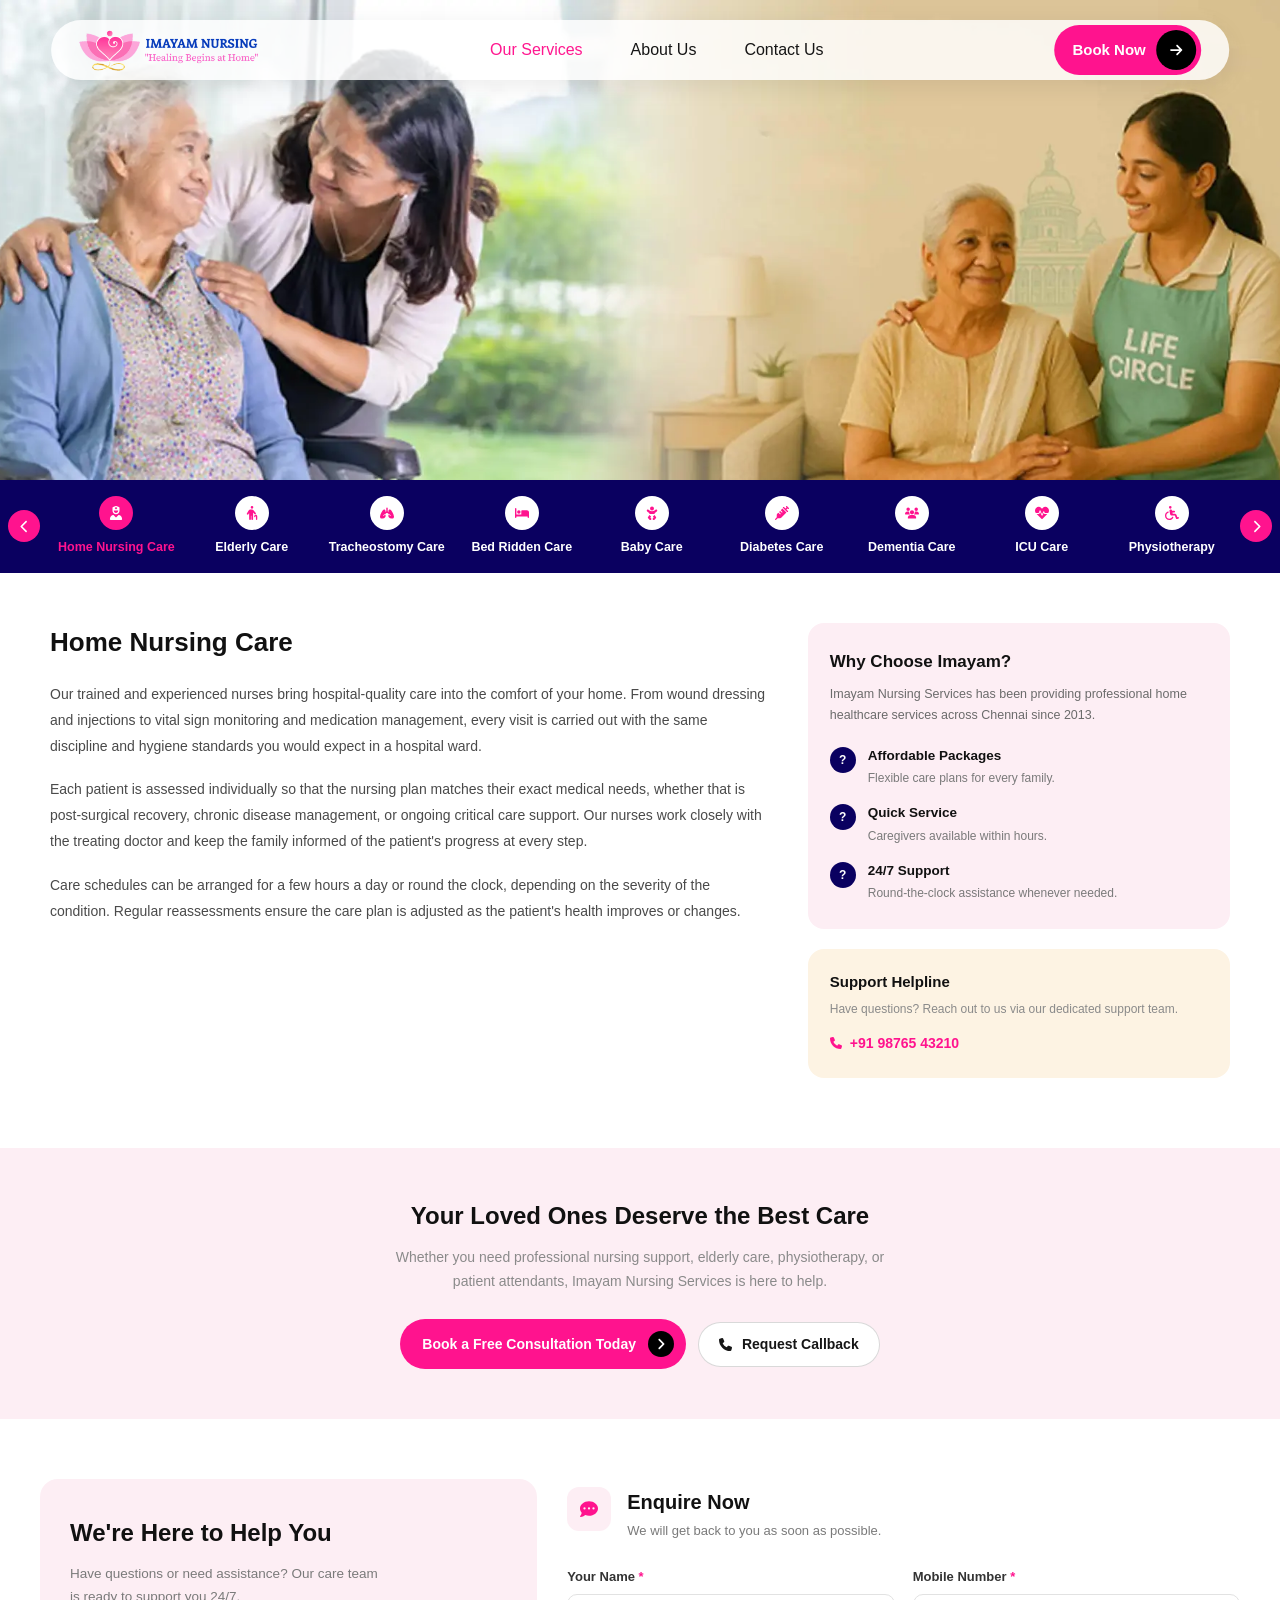
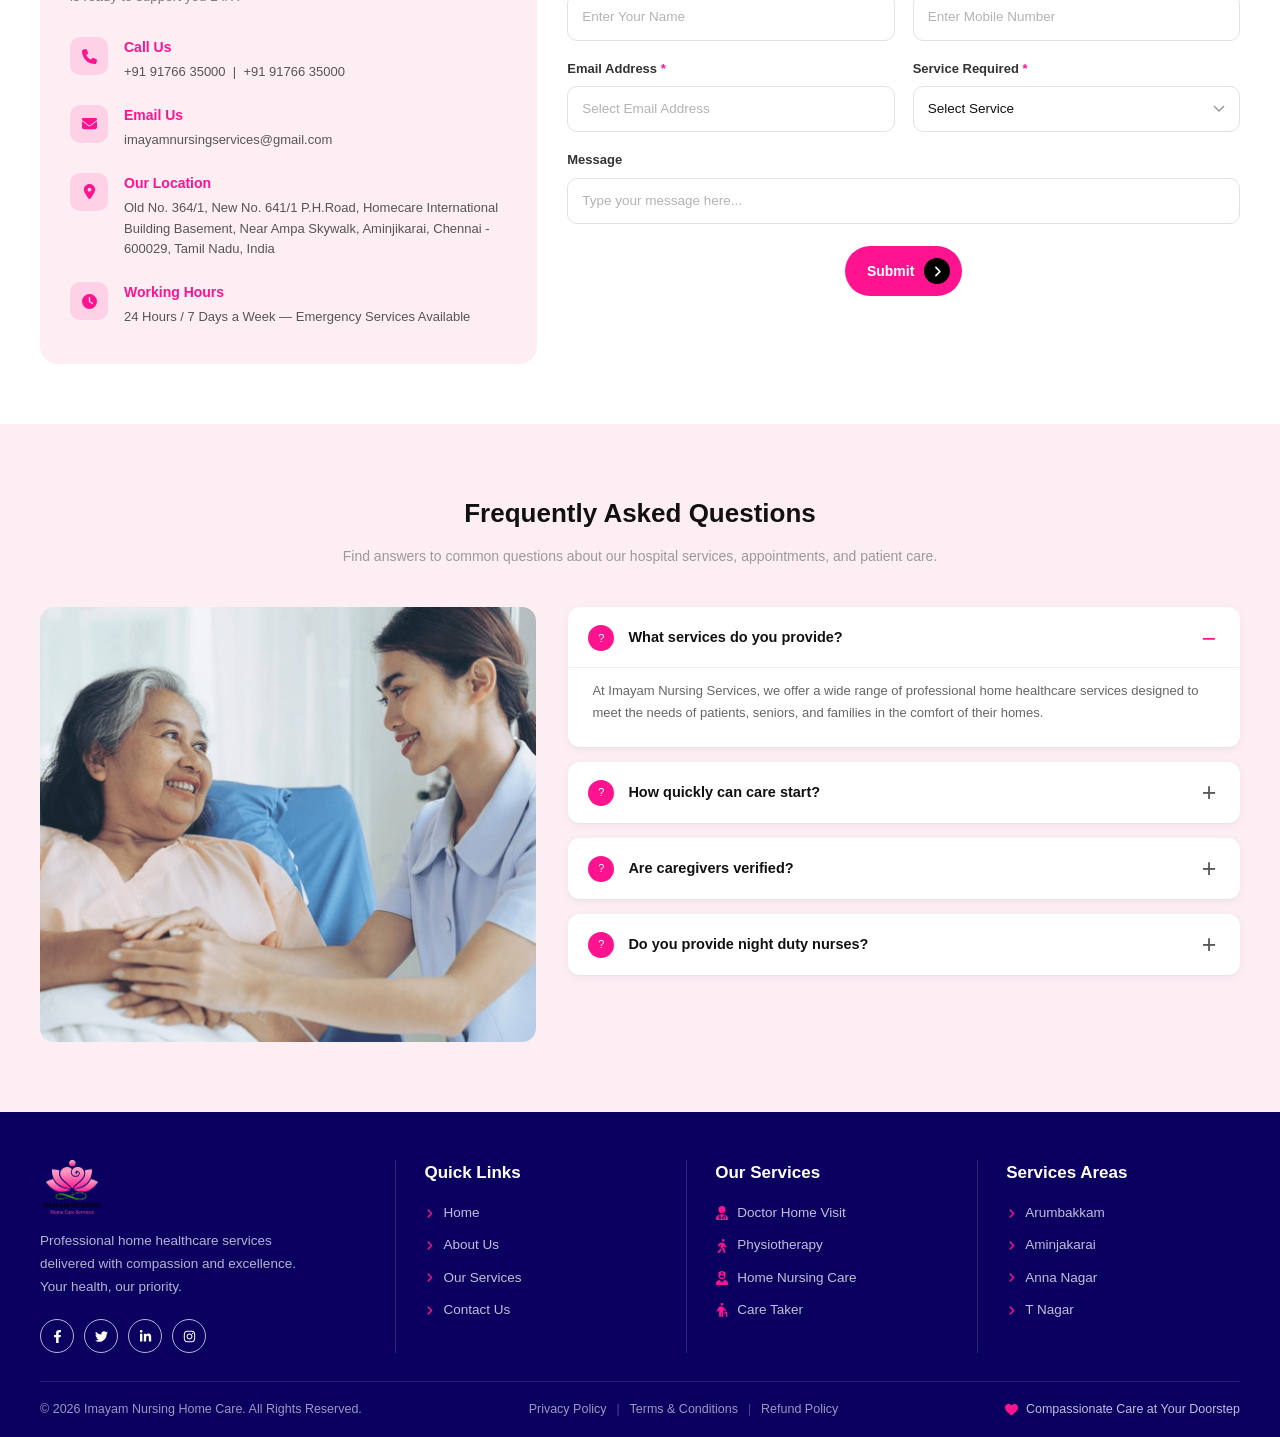
<file: Imayam 2.0/pages/ourservies.html>
<html lang="en" class="geist_9c6cb61b-module__8NX9hq__variable enriqueta_be48197e-module__oJEyeW__variable">

<head>
    <meta charset="utf-8">
    <meta name="viewport" content="width=device-width, initial-scale=1">
    <link rel="stylesheet" href="../assets/css/index.css" data-precedence="next">
    <link rel="stylesheet" href="../assets/css/booking.css" data-precedence="next">
    <link rel="stylesheet" href="../assets/css/footer.css" data-precedence="next">
    <link rel="stylesheet" href="../assets/css/service.css" data-precedence="next">
    <link rel="stylesheet" href="../assets/css/cta.css" data-precedence="next">
    <link rel="stylesheet" href="../assets/css/contact.css" data-precedence="next">

    <meta name="next-size-adjust" content="">
    <title>Imayam Nursing — Healing Begins at Home</title>
    <meta name="description"
        content="Professional home nursing, elderly care, patient attendants, physiotherapy, and doctor home visits delivered at your doorstep across India.">
    <link rel="icon" href="../assets/images/favicon.png" sizes="256x256" type="image/x-icon">

</head>

<body>
    <div hidden=""><!--$--><!--/$--></div>
    <header class="navbar-wrapper">
        <div class="navbar-container"><a class="navbar-logo" href="/"><img alt="Imayam Nursing Logo" width="250"
                    height="80" decoding="async" data-nimg="1" style="color:transparent"
                    src="../assets/images/logo/logo.png"></a>
            <ul class="navbar-menu">
                <li><a class="active" href="./ourservies.html">Our Services</a></li>
                <li><a class="" href="./aboutus.html">About Us</a></li>
                <li><a class="" href="./contact.html">Contact Us</a></li>
            </ul>
            <div class="navbar-right"><button type="button" class="js-book-btn book-btn"><span>Book Now</span><span
                        class="arrow-circle"><svg stroke="currentColor" fill="currentColor" stroke-width="0"
                            viewBox="0 0 448 512" height="1em" width="1em" xmlns="http://www.w3.org/2000/svg">
                            <path
                                d="M438.6 278.6c12.5-12.5 12.5-32.8 0-45.3l-160-160c-12.5-12.5-32.8-12.5-45.3 0s-12.5 32.8 0 45.3L338.8 224 32 224c-17.7 0-32 14.3-32 32s14.3 32 32 32l306.7 0L233.4 393.4c-12.5 12.5-12.5 32.8 0 45.3s32.8 12.5 45.3 0l160-160z">
                            </path>
                        </svg></span></button><button class="hamburger" aria-label="Open menu"
                    aria-expanded="false"><span></span><span></span><span></span></button></div>
            <ul class="mobile-menu">
                <li><a class="" href="/ourservies">Our Services</a></li>
                <li><a class="" href="/aboutus">About Us</a></li>
                <li><a class="" href="/contact">Contact Us</a></li>
                <li class="mobile-menu-book"><button type="button" class="js-book-btn book-btn"><span>Book
                            Now</span><span class="arrow-circle"><svg stroke="currentColor" fill="currentColor"
                                stroke-width="0" viewBox="0 0 448 512" height="1em" width="1em"
                                xmlns="http://www.w3.org/2000/svg">
                                <path
                                    d="M438.6 278.6c12.5-12.5 12.5-32.8 0-45.3l-160-160c-12.5-12.5-32.8-12.5-45.3 0s-12.5 32.8 0 45.3L338.8 224 32 224c-17.7 0-32 14.3-32 32s14.3 32 32 32l306.7 0L233.4 393.4c-12.5 12.5-12.5 32.8 0 45.3s32.8 12.5 45.3 0l160-160z">
                                </path>
                            </svg></span></button></li>
            </ul>
        </div>
    </header>
    <main>
        <div>

            <section class="service-banner">
                <div class="service-banner__hero">
                    <div class="service-banner__hero-bg"><img alt="Our Services" decoding="async" data-nimg="fill"
                            class="service-banner__hero-img" sizes="100vw" src="../assets/images/servies.webp"
                            style="position: absolute; height: 100%; width: 100%; inset: 0px; color: transparent;">
                    </div>
                </div>
                <div class="service-banner__tabs-wrap"><button type="button"
                        class="service-banner__nav-btn service-banner__nav-btn--prev"
                        aria-label="Scroll services left"><svg stroke="currentColor" fill="currentColor"
                            stroke-width="0" viewBox="0 0 320 512" height="13" width="13"
                            xmlns="http://www.w3.org/2000/svg">
                            <path
                                d="M9.4 233.4c-12.5 12.5-12.5 32.8 0 45.3l192 192c12.5 12.5 32.8 12.5 45.3 0s12.5-32.8 0-45.3L77.3 256 246.6 86.6c12.5-12.5 12.5-32.8 0-45.3s-32.8-12.5-45.3 0l-192 192z">
                            </path>
                        </svg></button>
                    <div class="service-banner__tabs">
                        <a class="service-banner__tab service-banner__tab--active" href="#"
                            data-service="home-nursing-care">
                            <span class="service-banner__tab-icon">
                                <svg stroke="currentColor" fill="currentColor" stroke-width="0" viewBox="0 0 448 512"
                                    height="1em" width="1em" xmlns="http://www.w3.org/2000/svg">
                                    <path
                                        d="M96 128l0-57.8c0-13.3 8.3-25.3 20.8-30l96-36c7.2-2.7 15.2-2.7 22.5 0l96 36c12.5 4.7 20.8 16.6 20.8 30l0 57.8-.3 0c.2 2.6 .3 5.3 .3 8l0 40c0 70.7-57.3 128-128 128s-128-57.3-128-128l0-40c0-2.7 .1-5.4 .3-8l-.3 0zm48 48c0 44.2 35.8 80 80 80s80-35.8 80-80l0-16-160 0 0 16zM111.9 327.7c10.5-3.4 21.8 .4 29.4 8.5l71 75.5c6.3 6.7 17 6.7 23.3 0l71-75.5c7.6-8.1 18.9-11.9 29.4-8.5C401 348.6 448 409.4 448 481.3c0 17-13.8 30.7-30.7 30.7L30.7 512C13.8 512 0 498.2 0 481.3c0-71.9 47-132.7 111.9-153.6zM208 48l0 16-16 0c-4.4 0-8 3.6-8 8l0 16c0 4.4 3.6 8 8 8l16 0 0 16c0 4.4 3.6 8 8 8l16 0c4.4 0 8-3.6 8-8l0-16 16 0c4.4 0 8-3.6 8-8l0-16c0-4.4-3.6-8-8-8l-16 0 0-16c0-4.4-3.6-8-8-8l-16 0c-4.4 0-8 3.6-8 8z">
                                    </path>
                                </svg>
                            </span>
                            <span class="service-banner__tab-label">Home Nursing Care</span>
                        </a>
                        <a class="service-banner__tab" href="#" data-service="elderly-care"><span
                                class="service-banner__tab-icon"><svg stroke="currentColor" fill="currentColor"
                                    stroke-width="0" viewBox="0 0 448 512" height="1em" width="1em"
                                    xmlns="http://www.w3.org/2000/svg">
                                    <path
                                        d="M272 48a48 48 0 1 0 -96 0 48 48 0 1 0 96 0zm-8 187.3l47.4 57.1c11.3 13.6 31.5 15.5 45.1 4.2s15.5-31.5 4.2-45.1l-73.7-88.9c-18.2-22-45.3-34.7-73.9-34.7l-35.9 0c-33.7 0-64.9 17.7-82.3 46.6l-58.3 97c-9.1 15.1-4.2 34.8 10.9 43.9s34.8 4.2 43.9-10.9L120 256.9 120 480c0 17.7 14.3 32 32 32s32-14.3 32-32l0-128 16 0 0 128c0 17.7 14.3 32 32 32s32-14.3 32-32l0-244.7zM352 376c0-4.4 3.6-8 8-8s8 3.6 8 8l0 112c0 13.3 10.7 24 24 24s24-10.7 24-24l0-112c0-30.9-25.1-56-56-56s-56 25.1-56 56l0 8c0 13.3 10.7 24 24 24s24-10.7 24-24l0-8z">
                                    </path>
                                </svg></span><span class="service-banner__tab-label">Elderly Care</span></a><a
                            class="service-banner__tab" href="#" data-service="tracheostomy-care"><span
                                class="service-banner__tab-icon"><svg stroke="currentColor" fill="currentColor"
                                    stroke-width="0" viewBox="0 0 640 512" height="1em" width="1em"
                                    xmlns="http://www.w3.org/2000/svg">
                                    <path
                                        d="M320 0c17.7 0 32 14.3 32 32l0 132.1c0 16.4 8.4 31.7 22.2 40.5l9.8 6.2 0-45.5C384 127 415 96 453.3 96c21.7 0 42.8 10.2 55.8 28.8c15.4 22.1 44.3 65.4 71 116.9c26.5 50.9 52.4 112.5 59.6 170.3c.2 1.3 .2 2.6 .2 4l0 7c0 49.1-39.8 89-89 89c-7.3 0-14.5-.9-21.6-2.7l-72.7-18.2C414 480.5 384 442.1 384 398l0-73 90.5 57.6c7.5 4.7 17.3 2.5 22.1-4.9s2.5-17.3-4.9-22.1L384 287.1l0-.4-44.1-28.1c-7.3-4.6-13.9-10.1-19.9-16.1c-5.9 6-12.6 11.5-19.9 16.1L256 286.7 161.2 347l-13.5 8.6c0 0 0 0-.1 0c-7.4 4.8-9.6 14.6-4.8 22.1c4.7 7.5 14.6 9.7 22.1 4.9l91.1-58 0 73.4c0 44.1-30 82.5-72.7 93.1l-72.7 18.2c-7.1 1.8-14.3 2.7-21.6 2.7c-49.1 0-89-39.8-89-89l0-7c0-1.3 .1-2.7 .2-4c7.2-57.9 33.1-119.4 59.6-170.3c26.8-51.5 55.6-94.8 71-116.9c13-18.6 34-28.8 55.8-28.8C225 96 256 127 256 165.3l0 45.5 9.8-6.2c13.8-8.8 22.2-24.1 22.2-40.5L288 32c0-17.7 14.3-32 32-32z">
                                    </path>
                                </svg></span><span class="service-banner__tab-label">Tracheostomy Care</span></a><a
                            class="service-banner__tab" href="#" data-service="bed-ridden-care"><span
                                class="service-banner__tab-icon"><svg stroke="currentColor" fill="currentColor"
                                    stroke-width="0" viewBox="0 0 640 512" height="1em" width="1em"
                                    xmlns="http://www.w3.org/2000/svg">
                                    <path
                                        d="M32 32c17.7 0 32 14.3 32 32l0 256 224 0 0-160c0-17.7 14.3-32 32-32l224 0c53 0 96 43 96 96l0 224c0 17.7-14.3 32-32 32s-32-14.3-32-32l0-32-224 0-32 0L64 416l0 32c0 17.7-14.3 32-32 32s-32-14.3-32-32L0 64C0 46.3 14.3 32 32 32zm144 96a80 80 0 1 1 0 160 80 80 0 1 1 0-160z">
                                    </path>
                                </svg></span><span class="service-banner__tab-label">Bed Ridden Care</span></a><a
                            class="service-banner__tab" href="#" data-service="baby-care"><span
                                class="service-banner__tab-icon"><svg stroke="currentColor" fill="currentColor"
                                    stroke-width="0" viewBox="0 0 448 512" height="1em" width="1em"
                                    xmlns="http://www.w3.org/2000/svg">
                                    <path
                                        d="M152 88a72 72 0 1 1 144 0A72 72 0 1 1 152 88zM39.7 144.5c13-17.9 38-21.8 55.9-8.8L131.8 162c26.8 19.5 59.1 30 92.2 30s65.4-10.5 92.2-30l36.2-26.4c17.9-13 42.9-9 55.9 8.8s9 42.9-8.8 55.9l-36.2 26.4c-13.6 9.9-28.1 18.2-43.3 25l0 36.3-192 0 0-36.3c-15.2-6.7-29.7-15.1-43.3-25L48.5 200.3c-17.9-13-21.8-38-8.8-55.9zm89.8 184.8l60.6 53-26 37.2 24.3 24.3c15.6 15.6 15.6 40.9 0 56.6s-40.9 15.6-56.6 0l-48-48C70 438.6 68.1 417 79.2 401.1l50.2-71.8zm128.5 53l60.6-53 50.2 71.8c11.1 15.9 9.2 37.5-4.5 51.2l-48 48c-15.6 15.6-40.9 15.6-56.6 0s-15.6-40.9 0-56.6L284 419.4l-26-37.2z">
                                    </path>
                                </svg></span><span class="service-banner__tab-label">Baby Care</span></a><a
                            class="service-banner__tab" href="#" data-service="diabetes-care"><span
                                class="service-banner__tab-icon"><svg stroke="currentColor" fill="currentColor"
                                    stroke-width="0" viewBox="0 0 512 512" height="1em" width="1em"
                                    xmlns="http://www.w3.org/2000/svg">
                                    <path
                                        d="M441 7l32 32 32 32c9.4 9.4 9.4 24.6 0 33.9s-24.6 9.4-33.9 0l-15-15L417.9 128l55 55c9.4 9.4 9.4 24.6 0 33.9s-24.6 9.4-33.9 0l-72-72L295 73c-9.4-9.4-9.4-24.6 0-33.9s24.6-9.4 33.9 0l55 55L422.1 56 407 41c-9.4-9.4-9.4-24.6 0-33.9s24.6-9.4 33.9 0zM210.3 155.7l61.1-61.1c.3 .3 .6 .7 1 1l16 16 56 56 56 56 16 16c.3 .3 .6 .6 1 1l-191 191c-10.5 10.5-24.7 16.4-39.6 16.4l-88.8 0L41 505c-9.4 9.4-24.6 9.4-33.9 0s-9.4-24.6 0-33.9l57-57 0-88.8c0-14.9 5.9-29.1 16.4-39.6l43.3-43.3 57 57c6.2 6.2 16.4 6.2 22.6 0s6.2-16.4 0-22.6l-57-57 41.4-41.4 57 57c6.2 6.2 16.4 6.2 22.6 0s6.2-16.4 0-22.6l-57-57z">
                                    </path>
                                </svg></span><span class="service-banner__tab-label">Diabetes Care</span></a><a
                            class="service-banner__tab" href="#" data-service="dementia-care"><span
                                class="service-banner__tab-icon"><svg stroke="currentColor" fill="currentColor"
                                    stroke-width="0" viewBox="0 0 640 512" height="1em" width="1em"
                                    xmlns="http://www.w3.org/2000/svg">
                                    <path
                                        d="M144 0a80 80 0 1 1 0 160A80 80 0 1 1 144 0zM512 0a80 80 0 1 1 0 160A80 80 0 1 1 512 0zM0 298.7C0 239.8 47.8 192 106.7 192l42.7 0c15.9 0 31 3.5 44.6 9.7c-1.3 7.2-1.9 14.7-1.9 22.3c0 38.2 16.8 72.5 43.3 96c-.2 0-.4 0-.7 0L21.3 320C9.6 320 0 310.4 0 298.7zM405.3 320c-.2 0-.4 0-.7 0c26.6-23.5 43.3-57.8 43.3-96c0-7.6-.7-15-1.9-22.3c13.6-6.3 28.7-9.7 44.6-9.7l42.7 0C592.2 192 640 239.8 640 298.7c0 11.8-9.6 21.3-21.3 21.3l-213.3 0zM224 224a96 96 0 1 1 192 0 96 96 0 1 1 -192 0zM128 485.3C128 411.7 187.7 352 261.3 352l117.3 0C452.3 352 512 411.7 512 485.3c0 14.7-11.9 26.7-26.7 26.7l-330.7 0c-14.7 0-26.7-11.9-26.7-26.7z">
                                    </path>
                                </svg></span><span class="service-banner__tab-label">Dementia Care</span></a><a
                            class="service-banner__tab" href="#" data-service="icu-care"><span
                                class="service-banner__tab-icon"><svg stroke="currentColor" fill="currentColor"
                                    stroke-width="0" viewBox="0 0 512 512" height="1em" width="1em"
                                    xmlns="http://www.w3.org/2000/svg">
                                    <path
                                        d="M320.2 243.8l-49.7 99.4c-6 12.1-23.4 11.7-28.9-.6l-56.9-126.3-30 71.7H60.6l182.5 186.5c7.1 7.3 18.6 7.3 25.7 0L451.4 288H342.3l-22.1-44.2zM473.7 73.9l-2.4-2.5c-51.5-52.6-135.8-52.6-187.4 0L256 100l-27.9-28.5c-51.5-52.7-135.9-52.7-187.4 0l-2.4 2.4C-10.4 123.7-12.5 203 31 256h102.4l35.9-86.2c5.4-12.9 23.6-13.2 29.4-.4l58.2 129.3 49-97.9c5.9-11.8 22.7-11.8 28.6 0l27.6 55.2H481c43.5-53 41.4-132.3-7.3-182.1z">
                                    </path>
                                </svg></span><span class="service-banner__tab-label">ICU Care</span></a><a
                            class="service-banner__tab" href="#" data-service="physiotherapy"><span
                                class="service-banner__tab-icon"><svg stroke="currentColor" fill="currentColor"
                                    stroke-width="0" viewBox="0 0 512 512" height="1em" width="1em"
                                    xmlns="http://www.w3.org/2000/svg">
                                    <path
                                        d="M192 96a48 48 0 1 0 0-96 48 48 0 1 0 0 96zM120.5 247.2c12.4-4.7 18.7-18.5 14-30.9s-18.5-18.7-30.9-14C43.1 225.1 0 283.5 0 352c0 88.4 71.6 160 160 160c61.2 0 114.3-34.3 141.2-84.7c6.2-11.7 1.8-26.2-9.9-32.5s-26.2-1.8-32.5 9.9C240 440 202.8 464 160 464C98.1 464 48 413.9 48 352c0-47.9 30.1-88.8 72.5-104.8zM259.8 176l-1.9-9.7c-4.5-22.3-24-38.3-46.8-38.3c-30.1 0-52.7 27.5-46.8 57l23.1 115.5c6 29.9 32.2 51.4 62.8 51.4l5.1 0c.4 0 .8 0 1.3 0l94.1 0c6.7 0 12.6 4.1 15 10.4L402 459.2c6 16.1 23.8 24.6 40.1 19.1l48-16c16.8-5.6 25.8-23.7 20.2-40.5s-23.7-25.8-40.5-20.2l-18.7 6.2-25.5-68c-11.7-31.2-41.6-51.9-74.9-51.9l-68.5 0-9.6-48 63.4 0c17.7 0 32-14.3 32-32s-14.3-32-32-32l-76.2 0z">
                                    </path>
                                </svg></span><span class="service-banner__tab-label">Physiotherapy</span></a><a
                            class="service-banner__tab" href="#" data-service="palliative-care"><span
                                class="service-banner__tab-icon"><svg stroke="currentColor" fill="currentColor"
                                    stroke-width="0" viewBox="0 0 512 512" height="1em" width="1em"
                                    xmlns="http://www.w3.org/2000/svg">
                                    <path
                                        d="M96 352L96 96c0-35.3 28.7-64 64-64l256 0c35.3 0 64 28.7 64 64l0 197.5c0 17-6.7 33.3-18.7 45.3l-58.5 58.5c-12 12-28.3 18.7-45.3 18.7L160 416c-35.3 0-64-28.7-64-64zM272 128c-8.8 0-16 7.2-16 16l0 48-48 0c-8.8 0-16 7.2-16 16l0 32c0 8.8 7.2 16 16 16l48 0 0 48c0 8.8 7.2 16 16 16l32 0c8.8 0 16-7.2 16-16l0-48 48 0c8.8 0 16-7.2 16-16l0-32c0-8.8-7.2-16-16-16l-48 0 0-48c0-8.8-7.2-16-16-16l-32 0zm24 336c13.3 0 24 10.7 24 24s-10.7 24-24 24l-160 0C60.9 512 0 451.1 0 376L0 152c0-13.3 10.7-24 24-24s24 10.7 24 24l0 224c0 48.6 39.4 88 88 88l160 0z">
                                    </path>
                                </svg></span><span class="service-banner__tab-label">Palliative Care</span></a><a
                            class="service-banner__tab" href="#" data-service="doctor-visit"><span
                                class="service-banner__tab-icon"><svg stroke="currentColor" fill="currentColor"
                                    stroke-width="0" viewBox="0 0 576 512" height="1em" width="1em"
                                    xmlns="http://www.w3.org/2000/svg">
                                    <path
                                        d="M142.4 21.9c5.6 16.8-3.5 34.9-20.2 40.5L96 71.1 96 192c0 53 43 96 96 96s96-43 96-96l0-120.9-26.1-8.7c-16.8-5.6-25.8-23.7-20.2-40.5s23.7-25.8 40.5-20.2l26.1 8.7C334.4 19.1 352 43.5 352 71.1L352 192c0 77.2-54.6 141.6-127.3 156.7C231 404.6 278.4 448 336 448c61.9 0 112-50.1 112-112l0-70.7c-28.3-12.3-48-40.5-48-73.3c0-44.2 35.8-80 80-80s80 35.8 80 80c0 32.8-19.7 61-48 73.3l0 70.7c0 97.2-78.8 176-176 176c-92.9 0-168.9-71.9-175.5-163.1C87.2 334.2 32 269.6 32 192L32 71.1c0-27.5 17.6-52 43.8-60.7l26.1-8.7c16.8-5.6 34.9 3.5 40.5 20.2zM480 224a32 32 0 1 0 0-64 32 32 0 1 0 0 64z">
                                    </path>
                                </svg></span><span class="service-banner__tab-label">Doctor Visit</span></a><a
                            class="service-banner__tab" href="#" data-service="patient-attendant"><span
                                class="service-banner__tab-icon"><svg stroke="currentColor" fill="currentColor"
                                    stroke-width="0" viewBox="0 0 640 512" height="1em" width="1em"
                                    xmlns="http://www.w3.org/2000/svg">
                                    <path
                                        d="M488 192H336v56c0 39.7-32.3 72-72 72s-72-32.3-72-72V126.4l-64.9 39C107.8 176.9 96 197.8 96 220.2v47.3l-80 46.2C.7 322.5-4.6 342.1 4.3 357.4l80 138.6c8.8 15.3 28.4 20.5 43.7 11.7L231.4 448H368c35.3 0 64-28.7 64-64h16c17.7 0 32-14.3 32-32v-64h8c13.3 0 24-10.7 24-24v-48c0-13.3-10.7-24-24-24zm147.7-37.4L555.7 16C546.9.7 527.3-4.5 512 4.3L408.6 64H306.4c-12 0-23.7 3.4-33.9 9.7L239 94.6c-9.4 5.8-15 16.1-15 27.1V248c0 22.1 17.9 40 40 40s40-17.9 40-40v-88h184c30.9 0 56 25.1 56 56v28.5l80-46.2c15.3-8.9 20.5-28.4 11.7-43.7z">
                                    </path>
                                </svg></span><span class="service-banner__tab-label">Patient Attendant</span></a><a
                            class="service-banner__tab" href="#" data-service="post-surgical-care"><span
                                class="service-banner__tab-icon"><svg stroke="currentColor" fill="currentColor"
                                    stroke-width="0" viewBox="0 0 512 512" height="1em" width="1em"
                                    xmlns="http://www.w3.org/2000/svg">
                                    <path
                                        d="M184 48l144 0c4.4 0 8 3.6 8 8l0 40L176 96l0-40c0-4.4 3.6-8 8-8zm-56 8l0 40L64 96C28.7 96 0 124.7 0 160L0 416c0 35.3 28.7 64 64 64l384 0c35.3 0 64-28.7 64-64l0-256c0-35.3-28.7-64-64-64l-64 0 0-40c0-30.9-25.1-56-56-56L184 0c-30.9 0-56 25.1-56 56zm96 152c0-8.8 7.2-16 16-16l32 0c8.8 0 16 7.2 16 16l0 48 48 0c8.8 0 16 7.2 16 16l0 32c0 8.8-7.2 16-16 16l-48 0 0 48c0 8.8-7.2 16-16 16l-32 0c-8.8 0-16-7.2-16-16l0-48-48 0c-8.8 0-16-7.2-16-16l0-32c0-8.8 7.2-16 16-16l48 0 0-48z">
                                    </path>
                                </svg></span><span class="service-banner__tab-label">Post Surgical Care</span></a><a
                            class="service-banner__tab" href="#" data-service="cancer-care"><span
                                class="service-banner__tab-icon"><svg stroke="currentColor" fill="currentColor"
                                    stroke-width="0" viewBox="0 0 640 512" height="1em" width="1em"
                                    xmlns="http://www.w3.org/2000/svg">
                                    <path
                                        d="M528 224H272c-8.8 0-16 7.2-16 16v144H64V144c0-8.8-7.2-16-16-16H16c-8.8 0-16 7.2-16 16v352c0 8.8 7.2 16 16 16h32c8.8 0 16-7.2 16-16v-48h512v48c0 8.8 7.2 16 16 16h32c8.8 0 16-7.2 16-16V336c0-61.9-50.1-112-112-112zM136 96h126.1l27.6 55.2c5.9 11.8 22.7 11.8 28.6 0L368 51.8 390.1 96H512c8.8 0 16-7.2 16-16s-7.2-16-16-16H409.9L382.3 8.8C376.4-3 359.6-3 353.7 8.8L304 108.2l-19.9-39.8c-1.4-2.7-4.1-4.4-7.2-4.4H136c-4.4 0-8 3.6-8 8v16c0 4.4 3.6 8 8 8zm24 256c35.3 0 64-28.7 64-64s-28.7-64-64-64-64 28.7-64 64 28.7 64 64 64z">
                                    </path>
                                </svg></span><span class="service-banner__tab-label">Cancer Care</span></a>
                    </div><button type="button" class="service-banner__nav-btn service-banner__nav-btn--next"
                        aria-label="Scroll services right"><svg stroke="currentColor" fill="currentColor"
                            stroke-width="0" viewBox="0 0 320 512" height="13" width="13"
                            xmlns="http://www.w3.org/2000/svg">
                            <path
                                d="M310.6 233.4c12.5 12.5 12.5 32.8 0 45.3l-192 192c-12.5 12.5-32.8 12.5-45.3 0s-12.5-32.8 0-45.3L242.7 256 73.4 86.6c-12.5-12.5-12.5-32.8 0-45.3s32.8-12.5 45.3 0l192 192z">
                            </path>
                        </svg></button>
                </div>
            </section>

            <section class="service-content">
                <div class="service-content__container">
                    <article class="service-content__main">
                        <h1 class="service-content__title" id="serviceTitle">Home Nursing Care</h1>
                        <p class="service-content__paragraph" id="serviceParagraph1">Our trained and experienced nurses
                            bring hospital-quality
                            care into the
                            comfort of your home. From wound dressing and injections to vital sign
                            monitoring and medication management, every visit is carried out with
                            the same discipline and hygiene standards you would expect in a
                            hospital ward.</p>
                        <p class="service-content__paragraph" id="serviceParagraph2">Each patient is assessed
                            individually so that the nursing
                            plan matches
                            their exact medical needs, whether that is post-surgical recovery,
                            chronic disease management, or ongoing critical care support. Our
                            nurses work closely with the treating doctor and keep the family
                            informed of the patient's progress at every step.</p>
                        <p class="service-content__paragraph" id="serviceParagraph3">Care schedules can be arranged for
                            a few hours a day or
                            round the
                            clock, depending on the severity of the condition. Regular
                            reassessments ensure the care plan is adjusted as the patient's health
                            improves or changes.</p>
                    </article>
                    <aside class="service-content__sidebar">
                        <div class="service-content__why-card">
                            <h2 class="service-content__why-title">Why Choose Imayam?</h2>
                            <p class="service-content__why-desc">Imayam Nursing Services has been providing professional
                                home healthcare services across Chennai since 2013.</p>
                            <ul class="service-content__feature-list">
                                <li class="service-content__feature"><span
                                        class="service-content__feature-icon">?</span>
                                    <div>
                                        <h3>Affordable Packages</h3>
                                        <p>Flexible care plans for every family.</p>
                                    </div>
                                </li>
                                <li class="service-content__feature"><span
                                        class="service-content__feature-icon">?</span>
                                    <div>
                                        <h3>Quick Service</h3>
                                        <p>Caregivers available within hours.</p>
                                    </div>
                                </li>
                                <li class="service-content__feature"><span
                                        class="service-content__feature-icon">?</span>
                                    <div>
                                        <h3>24/7 Support</h3>
                                        <p>Round-the-clock assistance whenever needed.</p>
                                    </div>
                                </li>
                            </ul>
                        </div>
                        <div class="service-content__helpline-card">
                            <h3 class="service-content__helpline-title">Support Helpline</h3>
                            <p class="service-content__helpline-desc">Have questions? Reach out to us via our dedicated
                                support team.</p><a href="tel:+919876543210"
                                class="service-content__helpline-number"><svg stroke="currentColor" fill="currentColor"
                                    stroke-width="0" viewBox="0 0 512 512" height="12" width="12"
                                    xmlns="http://www.w3.org/2000/svg">
                                    <path
                                        d="M164.9 24.6c-7.7-18.6-28-28.5-47.4-23.2l-88 24C12.1 30.2 0 46 0 64C0 311.4 200.6 512 448 512c18 0 33.8-12.1 38.6-29.5l24-88c5.3-19.4-4.6-39.7-23.2-47.4l-96-40c-16.3-6.8-35.2-2.1-46.3 11.6L304.7 368C234.3 334.7 177.3 277.7 144 207.3L193.3 167c13.7-11.2 18.4-30 11.6-46.3l-40-96z">
                                    </path>
                                </svg>+91 98765 43210</a>
                        </div>
                    </aside>
                </div>
            </section>

            <section class="cta">
                <div class="cta__container">
                    <h2 class="cta__title">Your Loved Ones Deserve the Best Care</h2>
                    <p class="cta__subtitle">Whether you need professional nursing support, elderly care, physiotherapy,
                        or patient attendants, Imayam Nursing Services is here to help.</p>
                    <div class="cta__actions"><button type="button" class="js-book-btn cta__btn-primary">Book a Free Consultation
                            Today<span class="cta__btn-primary-arrow"><svg stroke="currentColor" fill="currentColor"
                                    stroke-width="0" viewBox="0 0 320 512" height="14" width="14"
                                    xmlns="http://www.w3.org/2000/svg">
                                    <path
                                        d="M278.6 233.4c12.5 12.5 12.5 32.8 0 45.3l-160 160c-12.5 12.5-32.8 12.5-45.3 0s-12.5-32.8 0-45.3L210.7 256 73.4 118.6c-12.5-12.5-12.5-32.8 0-45.3s32.8-12.5 45.3 0l160 160z">
                                    </path>
                                </svg></span></button><a class="cta__btn-outline" href="contact.html"><svg
                                stroke="currentColor" fill="currentColor" stroke-width="0" viewBox="0 0 512 512"
                                height="13" width="13" xmlns="http://www.w3.org/2000/svg">
                                <path
                                    d="M164.9 24.6c-7.7-18.6-28-28.5-47.4-23.2l-88 24C12.1 30.2 0 46 0 64C0 311.4 200.6 512 448 512c18 0 33.8-12.1 38.6-29.5l24-88c5.3-19.4-4.6-39.7-23.2-47.4l-96-40c-16.3-6.8-35.2-2.1-46.3 11.6L304.7 368C234.3 334.7 177.3 277.7 144 207.3L193.3 167c13.7-11.2 18.4-30 11.6-46.3l-40-96z">
                                </path>
                            </svg>Request Callback</a></div>
                </div>
            </section>

            <section class="contact ">
                <div class="contact__container">
                    <div class="contact__info">
                        <h2 class="contact__info-title">We're Here to Help You</h2>
                        <p class="contact__info-desc">Have questions or need assistance? Our care team is ready to
                            support you 24/7.</p>
                        <ul class="contact__info-list">
                            <li class="contact__info-item"><span class="contact__info-icon"><svg stroke="currentColor"
                                        fill="currentColor" stroke-width="0" viewBox="0 0 512 512" height="1em"
                                        width="1em" xmlns="http://www.w3.org/2000/svg">
                                        <path
                                            d="M164.9 24.6c-7.7-18.6-28-28.5-47.4-23.2l-88 24C12.1 30.2 0 46 0 64C0 311.4 200.6 512 448 512c18 0 33.8-12.1 38.6-29.5l24-88c5.3-19.4-4.6-39.7-23.2-47.4l-96-40c-16.3-6.8-35.2-2.1-46.3 11.6L304.7 368C234.3 334.7 177.3 277.7 144 207.3L193.3 167c13.7-11.2 18.4-30 11.6-46.3l-40-96z">
                                        </path>
                                    </svg></span>
                                <div class="contact__info-text">
                                    <h3>Call Us</h3>
                                    <p>+91 91766 35000 &nbsp;|&nbsp; +91 91766 35000</p>
                                </div>
                            </li>
                            <li class="contact__info-item"><span class="contact__info-icon"><svg stroke="currentColor"
                                        fill="currentColor" stroke-width="0" viewBox="0 0 512 512" height="1em"
                                        width="1em" xmlns="http://www.w3.org/2000/svg">
                                        <path
                                            d="M48 64C21.5 64 0 85.5 0 112c0 15.1 7.1 29.3 19.2 38.4L236.8 313.6c11.4 8.5 27 8.5 38.4 0L492.8 150.4c12.1-9.1 19.2-23.3 19.2-38.4c0-26.5-21.5-48-48-48L48 64zM0 176L0 384c0 35.3 28.7 64 64 64l384 0c35.3 0 64-28.7 64-64l0-208L294.4 339.2c-22.8 17.1-54 17.1-76.8 0L0 176z">
                                        </path>
                                    </svg></span>
                                <div class="contact__info-text">
                                    <h3>Email Us</h3>
                                    <p><a
                                            href="mailto:imayamnursingservices@gmail.com">imayamnursingservices@gmail.com</a>
                                    </p>
                                </div>
                            </li>
                            <li class="contact__info-item"><span class="contact__info-icon"><svg stroke="currentColor"
                                        fill="currentColor" stroke-width="0" viewBox="0 0 384 512" height="1em"
                                        width="1em" xmlns="http://www.w3.org/2000/svg">
                                        <path
                                            d="M215.7 499.2C267 435 384 279.4 384 192C384 86 298 0 192 0S0 86 0 192c0 87.4 117 243 168.3 307.2c12.3 15.3 35.1 15.3 47.4 0zM192 128a64 64 0 1 1 0 128 64 64 0 1 1 0-128z">
                                        </path>
                                    </svg></span>
                                <div class="contact__info-text">
                                    <h3>Our Location</h3>
                                    <p>Old No. 364/1, New No. 641/1 P.H.Road, Homecare International Building Basement,
                                        Near Ampa Skywalk, Aminjikarai, Chennai - 600029, Tamil Nadu, India</p>
                                </div>
                            </li>
                            <li class="contact__info-item"><span class="contact__info-icon"><svg stroke="currentColor"
                                        fill="currentColor" stroke-width="0" viewBox="0 0 512 512" height="1em"
                                        width="1em" xmlns="http://www.w3.org/2000/svg">
                                        <path
                                            d="M256 0a256 256 0 1 1 0 512A256 256 0 1 1 256 0zM232 120l0 136c0 8 4 15.5 10.7 20l96 64c11 7.4 25.9 4.4 33.3-6.7s4.4-25.9-6.7-33.3L280 243.2 280 120c0-13.3-10.7-24-24-24s-24 10.7-24 24z">
                                        </path>
                                    </svg></span>
                                <div class="contact__info-text">
                                    <h3>Working Hours</h3>
                                    <p>24 Hours / 7 Days a Week — Emergency Services Available</p>
                                </div>
                            </li>
                        </ul>
                    </div>
                    <div class="contact__form-panel">
                        <div class="contact__form-header"><span class="contact__form-icon"><svg stroke="currentColor"
                                    fill="currentColor" stroke-width="0" viewBox="0 0 512 512" height="1em" width="1em"
                                    xmlns="http://www.w3.org/2000/svg">
                                    <path
                                        d="M256 448c141.4 0 256-93.1 256-208S397.4 32 256 32S0 125.1 0 240c0 45.1 17.7 86.8 47.7 120.9c-1.9 24.5-11.4 46.3-21.4 62.9c-5.5 9.2-11.1 16.6-15.2 21.6c-2.1 2.5-3.7 4.4-4.9 5.7c-.6 .6-1 1.1-1.3 1.4l-.3 .3c0 0 0 0 0 0c0 0 0 0 0 0s0 0 0 0s0 0 0 0c-4.6 4.6-5.9 11.4-3.4 17.4c2.5 6 8.3 9.9 14.8 9.9c28.7 0 57.6-8.9 81.6-19.3c22.9-10 42.4-21.9 54.3-30.6c31.8 11.5 67 17.9 104.1 17.9zM128 208a32 32 0 1 1 0 64 32 32 0 1 1 0-64zm128 0a32 32 0 1 1 0 64 32 32 0 1 1 0-64zm96 32a32 32 0 1 1 64 0 32 32 0 1 1 -64 0z">
                                    </path>
                                </svg></span>
                            <div>
                                <h2 class="contact__form-title">Enquire Now</h2>
                                <p class="contact__form-subtitle">We will get back to you as soon as possible.</p>
                            </div>
                        </div>
                        <form class="contact__form">
                            <div class="contact__form-row">
                                <div class="contact__form-field"><label for="name">Your Name <span
                                            class="contact__required">*</span></label><input id="name" type="text"
                                        placeholder="Enter Your Name" required="" name="name" value=""></div>
                                <div class="contact__form-field"><label for="mobile">Mobile Number <span
                                            class="contact__required">*</span></label><input id="mobile" type="tel"
                                        placeholder="Enter Mobile Number" required="" name="mobile" value=""></div>
                            </div>
                            <div class="contact__form-row">
                                <div class="contact__form-field"><label for="email">Email Address <span
                                            class="contact__required">*</span></label><input id="email" type="email"
                                        placeholder="Select Email Address" required="" name="email" value=""></div>
                                <div class="contact__form-field"><label for="service">Service Required <span
                                            class="contact__required">*</span></label><select id="service"
                                        name="service" required="">
                                        <option value="" disabled="" selected="">Select Service</option>
                                        <option value="home-nursing">Home Nursing Care</option>
                                        <option value="elderly-care">Elderly Care</option>
                                        <option value="physiotherapy">Physiotherapy</option>
                                        <option value="patient-attendant">Patient Attendant</option>
                                        <option value="doctor-visit">Doctor Home Visit</option>
                                    </select></div>
                            </div>
                            <div class="contact__form-field contact__form-field--full"><label
                                    for="message">Message</label><input id="message" type="text"
                                    placeholder="Type your message here..." name="message" value=""></div><button
                                type="submit" class="contact__submit">Submit<span class="contact__submit-arrow"><svg
                                        stroke="currentColor" fill="currentColor" stroke-width="0" viewBox="0 0 320 512"
                                        height="13" width="13" xmlns="http://www.w3.org/2000/svg">
                                        <path
                                            d="M278.6 233.4c12.5 12.5 12.5 32.8 0 45.3l-160 160c-12.5 12.5-32.8 12.5-45.3 0s-12.5-32.8 0-45.3L210.7 256 73.4 118.6c-12.5-12.5-12.5-32.8 0-45.3s32.8-12.5 45.3 0l160 160z">
                                        </path>
                                    </svg></span></button>
                        </form>
                    </div>
                </div>
            </section>

            <section class="faq">
                <div class="faq__container">
                    <div class="faq__header">
                        <h2 class="faq__title">Frequently Asked Questions</h2>
                        <p class="faq__subtitle">Find answers to common questions about our hospital services,
                            appointments, and patient care.</p>
                    </div>
                    <div class="faq__grid">
                        <div class="faq__media"><img alt="Nurse caring for a patient" loading="lazy" decoding="async"
                                data-nimg="fill" class="faq__img"
                                style="position:absolute;height:100%;width:100%;left:0;top:0;right:0;bottom:0;color:transparent"
                                sizes="(max-width: 900px) 100vw, 45vw" 
                                src="../assets/images/faq_home1.png"></div>
                        <div class="faq__list">

                            <!-- FAQ 1 -->
                            <div class="faq__item">
                                <input type="checkbox" id="faq-1" class="faq__checkbox" checked>

                                <label for="faq-1" class="faq__question">
                                    <span class="faq__question-left">
                                        <span class="faq__question-icon">?</span>
                                        <span class="faq__question-text">What services do you provide?</span>
                                    </span>

                                    <span class="faq__toggle-icon">
                                        <span class="plus">+</span>
                                        <span class="minus">−</span>
                                    </span>
                                </label>

                                <div class="faq__answer">
                                    <p>
                                        At Imayam Nursing Services, we offer a wide range of professional
                                        home healthcare services designed to meet the needs of patients,
                                        seniors, and families in the comfort of their homes.
                                    </p>
                                </div>
                            </div>


                            <!-- FAQ 2 -->
                            <div class="faq__item">
                                <input type="checkbox" id="faq-2" class="faq__checkbox">

                                <label for="faq-2" class="faq__question">
                                    <span class="faq__question-left">
                                        <span class="faq__question-icon">?</span>
                                        <span class="faq__question-text">How quickly can care start?</span>
                                    </span>

                                    <span class="faq__toggle-icon">
                                        <span class="plus">+</span>
                                        <span class="minus">−</span>
                                    </span>
                                </label>

                                <div class="faq__answer">
                                    <p>
                                        Care can typically begin based on your requirements and caregiver
                                        availability. Contact Imayam Nursing Services to discuss your
                                        preferred start date and care schedule.
                                    </p>
                                </div>
                            </div>


                            <!-- FAQ 3 -->
                            <div class="faq__item">
                                <input type="checkbox" id="faq-3" class="faq__checkbox">

                                <label for="faq-3" class="faq__question">
                                    <span class="faq__question-left">
                                        <span class="faq__question-icon">?</span>
                                        <span class="faq__question-text">Are caregivers verified?</span>
                                    </span>

                                    <span class="faq__toggle-icon">
                                        <span class="plus">+</span>
                                        <span class="minus">−</span>
                                    </span>
                                </label>

                                <div class="faq__answer">
                                    <p>
                                        Yes. Our caregivers are screened and selected according to our
                                        service requirements to help provide safe and reliable home care.
                                    </p>
                                </div>
                            </div>


                            <!-- FAQ 4 -->
                            <div class="faq__item">
                                <input type="checkbox" id="faq-4" class="faq__checkbox">

                                <label for="faq-4" class="faq__question">
                                    <span class="faq__question-left">
                                        <span class="faq__question-icon">?</span>
                                        <span class="faq__question-text">Do you provide night duty nurses?</span>
                                    </span>

                                    <span class="faq__toggle-icon">
                                        <span class="plus">+</span>
                                        <span class="minus">−</span>
                                    </span>
                                </label>

                                <div class="faq__answer">
                                    <p>
                                        Yes, night-duty nursing and caregiver services can be arranged
                                        according to the patient's needs and required schedule.
                                    </p>
                                </div>
                            </div>

                        </div>

                    </div>
                </div>
            </section>
        </div><!--$--><!--/$-->
    </main>
    <footer class="footer">
        <div class="footer__container">
            <div class="footer__grid">
                <div class="footer__brand"><a class="footer__brand-logo" href="/"><img alt="Imayam Nursing Logo"
                            loading="lazy" width="64" height="64" decoding="async" data-nimg="1"
                            style="color:transparent"
                            src="../assets/images/logo/footerlogo.png"></a>
                    <p class="footer__brand-desc">Professional home healthcare services delivered with compassion and
                        excellence. Your health, our priority.</p>
                    <div class="footer__socials"><a href="#" class="footer__social-link" aria-label="Facebook"
                            target="_blank" rel="noopener noreferrer"><svg stroke="currentColor" fill="currentColor"
                                stroke-width="0" viewBox="0 0 320 512" height="1em" width="1em"
                                xmlns="http://www.w3.org/2000/svg">
                                <path
                                    d="M279.14 288l14.22-92.66h-88.91v-60.13c0-25.35 12.42-50.06 52.24-50.06h40.42V6.26S260.43 0 225.36 0c-73.22 0-121.08 44.38-121.08 124.72v70.62H22.89V288h81.39v224h100.17V288z">
                                </path>
                            </svg></a><a href="#" class="footer__social-link" aria-label="Twitter" target="_blank"
                            rel="noopener noreferrer"><svg stroke="currentColor" fill="currentColor" stroke-width="0"
                                viewBox="0 0 512 512" height="1em" width="1em" xmlns="http://www.w3.org/2000/svg">
                                <path
                                    d="M459.37 151.716c.325 4.548.325 9.097.325 13.645 0 138.72-105.583 298.558-298.558 298.558-59.452 0-114.68-17.219-161.137-47.106 8.447.974 16.568 1.299 25.34 1.299 49.055 0 94.213-16.568 130.274-44.832-46.132-.975-84.792-31.188-98.112-72.772 6.498.974 12.995 1.624 19.818 1.624 9.421 0 18.843-1.3 27.614-3.573-48.081-9.747-84.143-51.98-84.143-102.985v-1.299c13.969 7.797 30.214 12.67 47.431 13.319-28.264-18.843-46.781-51.005-46.781-87.391 0-19.492 5.197-37.36 14.294-52.954 51.655 63.675 129.3 105.258 216.365 109.807-1.624-7.797-2.599-15.918-2.599-24.04 0-57.828 46.782-104.934 104.934-104.934 30.213 0 57.502 12.67 76.67 33.137 23.715-4.548 46.456-13.32 66.599-25.34-7.798 24.366-24.366 44.833-46.132 57.827 21.117-2.273 41.584-8.122 60.426-16.243-14.292 20.791-32.161 39.308-52.628 54.253z">
                                </path>
                            </svg></a><a href="#" class="footer__social-link" aria-label="LinkedIn" target="_blank"
                            rel="noopener noreferrer"><svg stroke="currentColor" fill="currentColor" stroke-width="0"
                                viewBox="0 0 448 512" height="1em" width="1em" xmlns="http://www.w3.org/2000/svg">
                                <path
                                    d="M100.28 448H7.4V148.9h92.88zM53.79 108.1C24.09 108.1 0 83.5 0 53.8a53.79 53.79 0 0 1 107.58 0c0 29.7-24.1 54.3-53.79 54.3zM447.9 448h-92.68V302.4c0-34.7-.7-79.2-48.29-79.2-48.29 0-55.69 37.7-55.69 76.7V448h-92.78V148.9h89.08v40.8h1.3c12.4-23.5 42.69-48.3 87.88-48.3 94 0 111.28 61.9 111.28 142.3V448z">
                                </path>
                            </svg></a><a href="#" class="footer__social-link" aria-label="Instagram" target="_blank"
                            rel="noopener noreferrer"><svg stroke="currentColor" fill="currentColor" stroke-width="0"
                                viewBox="0 0 448 512" height="1em" width="1em" xmlns="http://www.w3.org/2000/svg">
                                <path
                                    d="M224.1 141c-63.6 0-114.9 51.3-114.9 114.9s51.3 114.9 114.9 114.9S339 319.5 339 255.9 287.7 141 224.1 141zm0 189.6c-41.1 0-74.7-33.5-74.7-74.7s33.5-74.7 74.7-74.7 74.7 33.5 74.7 74.7-33.6 74.7-74.7 74.7zm146.4-194.3c0 14.9-12 26.8-26.8 26.8-14.9 0-26.8-12-26.8-26.8s12-26.8 26.8-26.8 26.8 12 26.8 26.8zm76.1 27.2c-1.7-35.9-9.9-67.7-36.2-93.9-26.2-26.2-58-34.4-93.9-36.2-37-2.1-147.9-2.1-184.9 0-35.8 1.7-67.6 9.9-93.9 36.1s-34.4 58-36.2 93.9c-2.1 37-2.1 147.9 0 184.9 1.7 35.9 9.9 67.7 36.2 93.9s58 34.4 93.9 36.2c37 2.1 147.9 2.1 184.9 0 35.9-1.7 67.7-9.9 93.9-36.2 26.2-26.2 34.4-58 36.2-93.9 2.1-37 2.1-147.8 0-184.8zM398.8 388c-7.8 19.6-22.9 34.7-42.6 42.6-29.5 11.7-99.5 9-132.1 9s-102.7 2.6-132.1-9c-19.6-7.8-34.7-22.9-42.6-42.6-11.7-29.5-9-99.5-9-132.1s-2.6-102.7 9-132.1c7.8-19.6 22.9-34.7 42.6-42.6 29.5-11.7 99.5-9 132.1-9s102.7-2.6 132.1 9c19.6 7.8 34.7 22.9 42.6 42.6 11.7 29.5 9 99.5 9 132.1s2.7 102.7-9 132.1z">
                                </path>
                            </svg></a></div>
                </div>
                <div class="footer__divider"></div>
                <div class="footer__col">
                    <h3 class="footer__col-title">Quick Links</h3>
                    <ul class="footer__links">
                        <li><a href="/"><svg stroke="currentColor" fill="currentColor" stroke-width="0"
                                    viewBox="0 0 320 512" class="footer__link-arrow" height="1em" width="1em"
                                    xmlns="http://www.w3.org/2000/svg">
                                    <path
                                        d="M278.6 233.4c12.5 12.5 12.5 32.8 0 45.3l-160 160c-12.5 12.5-32.8 12.5-45.3 0s-12.5-32.8 0-45.3L210.7 256 73.4 118.6c-12.5-12.5-12.5-32.8 0-45.3s32.8-12.5 45.3 0l160 160z">
                                    </path>
                                </svg>Home</a></li>
                        <li><a href="aboutus.html"><svg stroke="currentColor" fill="currentColor" stroke-width="0"
                                    viewBox="0 0 320 512" class="footer__link-arrow" height="1em" width="1em"
                                    xmlns="http://www.w3.org/2000/svg">
                                    <path
                                        d="M278.6 233.4c12.5 12.5 12.5 32.8 0 45.3l-160 160c-12.5 12.5-32.8 12.5-45.3 0s-12.5-32.8 0-45.3L210.7 256 73.4 118.6c-12.5-12.5-12.5-32.8 0-45.3s32.8-12.5 45.3 0l160 160z">
                                    </path>
                                </svg>About Us</a></li>
                        <li><a href="ourservies.html"><svg stroke="currentColor" fill="currentColor" stroke-width="0"
                                    viewBox="0 0 320 512" class="footer__link-arrow" height="1em" width="1em"
                                    xmlns="http://www.w3.org/2000/svg">
                                    <path
                                        d="M278.6 233.4c12.5 12.5 12.5 32.8 0 45.3l-160 160c-12.5 12.5-32.8 12.5-45.3 0s-12.5-32.8 0-45.3L210.7 256 73.4 118.6c-12.5-12.5-12.5-32.8 0-45.3s32.8-12.5 45.3 0l160 160z">
                                    </path>
                                </svg>Our Services</a></li>
                        <li><a href="contact.html"><svg stroke="currentColor" fill="currentColor" stroke-width="0"
                                    viewBox="0 0 320 512" class="footer__link-arrow" height="1em" width="1em"
                                    xmlns="http://www.w3.org/2000/svg">
                                    <path
                                        d="M278.6 233.4c12.5 12.5 12.5 32.8 0 45.3l-160 160c-12.5 12.5-32.8 12.5-45.3 0s-12.5-32.8 0-45.3L210.7 256 73.4 118.6c-12.5-12.5-12.5-32.8 0-45.3s32.8-12.5 45.3 0l160 160z">
                                    </path>
                                </svg>Contact Us</a></li>
                    </ul>
                </div>
                <div class="footer__divider"></div>
                <div class="footer__col">
                    <h3 class="footer__col-title">Our Services</h3>
                    <ul class="footer__links footer__links--icons">
                        <li><a href="ourservies.html"><span class="footer__link-icon"><svg stroke="currentColor"
                                        fill="currentColor" stroke-width="0" viewBox="0 0 448 512" height="1em"
                                        width="1em" xmlns="http://www.w3.org/2000/svg">
                                        <path
                                            d="M224 256A128 128 0 1 0 224 0a128 128 0 1 0 0 256zm-96 55.2C54 332.9 0 401.3 0 482.3C0 498.7 13.3 512 29.7 512l388.6 0c16.4 0 29.7-13.3 29.7-29.7c0-81-54-149.4-128-171.1l0 50.8c27.6 7.1 48 32.2 48 62l0 40c0 8.8-7.2 16-16 16l-16 0c-8.8 0-16-7.2-16-16s7.2-16 16-16l0-24c0-17.7-14.3-32-32-32s-32 14.3-32 32l0 24c8.8 0 16 7.2 16 16s-7.2 16-16 16l-16 0c-8.8 0-16-7.2-16-16l0-40c0-29.8 20.4-54.9 48-62l0-57.1c-6-.6-12.1-.9-18.3-.9l-91.4 0c-6.2 0-12.3 .3-18.3 .9l0 65.4c23.1 6.9 40 28.3 40 53.7c0 30.9-25.1 56-56 56s-56-25.1-56-56c0-25.4 16.9-46.8 40-53.7l0-59.1zM144 448a24 24 0 1 0 0-48 24 24 0 1 0 0 48z">
                                        </path>
                                    </svg></span>Doctor Home Visit</a></li>
                        <li><a href="ourservies.html"><span class="footer__link-icon"><svg stroke="currentColor"
                                        fill="currentColor" stroke-width="0" viewBox="0 0 320 512" height="1em"
                                        width="1em" xmlns="http://www.w3.org/2000/svg">
                                        <path
                                            d="M160 48a48 48 0 1 1 96 0 48 48 0 1 1 -96 0zM126.5 199.3c-1 .4-1.9 .8-2.9 1.2l-8 3.5c-16.4 7.3-29 21.2-34.7 38.2l-2.6 7.8c-5.6 16.8-23.7 25.8-40.5 20.2s-25.8-23.7-20.2-40.5l2.6-7.8c11.4-34.1 36.6-61.9 69.4-76.5l8-3.5c20.8-9.2 43.3-14 66.1-14c44.6 0 84.8 26.8 101.9 67.9L281 232.7l21.4 10.7c15.8 7.9 22.2 27.1 14.3 42.9s-27.1 22.2-42.9 14.3L247 287.3c-10.3-5.2-18.4-13.8-22.8-24.5l-9.6-23-19.3 65.5 49.5 54c5.4 5.9 9.2 13 11.2 20.8l23 92.1c4.3 17.1-6.1 34.5-23.3 38.8s-34.5-6.1-38.8-23.3l-22-88.1-70.7-77.1c-14.8-16.1-20.3-38.6-14.7-59.7l16.9-63.5zM68.7 398l25-62.4c2.1 3 4.5 5.8 7 8.6l40.7 44.4-14.5 36.2c-2.4 6-6 11.5-10.6 16.1L54.6 502.6c-12.5 12.5-32.8 12.5-45.3 0s-12.5-32.8 0-45.3L68.7 398z">
                                        </path>
                                    </svg></span>Physiotherapy</a></li>
                        <li><a href="ourservies.html"><span class="footer__link-icon"><svg stroke="currentColor"
                                        fill="currentColor" stroke-width="0" viewBox="0 0 448 512" height="1em"
                                        width="1em" xmlns="http://www.w3.org/2000/svg">
                                        <path
                                            d="M96 128l0-57.8c0-13.3 8.3-25.3 20.8-30l96-36c7.2-2.7 15.2-2.7 22.5 0l96 36c12.5 4.7 20.8 16.6 20.8 30l0 57.8-.3 0c.2 2.6 .3 5.3 .3 8l0 40c0 70.7-57.3 128-128 128s-128-57.3-128-128l0-40c0-2.7 .1-5.4 .3-8l-.3 0zm48 48c0 44.2 35.8 80 80 80s80-35.8 80-80l0-16-160 0 0 16zM111.9 327.7c10.5-3.4 21.8 .4 29.4 8.5l71 75.5c6.3 6.7 17 6.7 23.3 0l71-75.5c7.6-8.1 18.9-11.9 29.4-8.5C401 348.6 448 409.4 448 481.3c0 17-13.8 30.7-30.7 30.7L30.7 512C13.8 512 0 498.2 0 481.3c0-71.9 47-132.7 111.9-153.6zM208 48l0 16-16 0c-4.4 0-8 3.6-8 8l0 16c0 4.4 3.6 8 8 8l16 0 0 16c0 4.4 3.6 8 8 8l16 0c4.4 0 8-3.6 8-8l0-16 16 0c4.4 0 8-3.6 8-8l0-16c0-4.4-3.6-8-8-8l-16 0 0-16c0-4.4-3.6-8-8-8l-16 0c-4.4 0-8 3.6-8 8z">
                                        </path>
                                    </svg></span>Home Nursing Care</a></li>
                        <li><a href="ourservies.html"><span class="footer__link-icon"><svg stroke="currentColor"
                                        fill="currentColor" stroke-width="0" viewBox="0 0 448 512" height="1em"
                                        width="1em" xmlns="http://www.w3.org/2000/svg">
                                        <path
                                            d="M272 48a48 48 0 1 0 -96 0 48 48 0 1 0 96 0zm-8 187.3l47.4 57.1c11.3 13.6 31.5 15.5 45.1 4.2s15.5-31.5 4.2-45.1l-73.7-88.9c-18.2-22-45.3-34.7-73.9-34.7l-35.9 0c-33.7 0-64.9 17.7-82.3 46.6l-58.3 97c-9.1 15.1-4.2 34.8 10.9 43.9s34.8 4.2 43.9-10.9L120 256.9 120 480c0 17.7 14.3 32 32 32s32-14.3 32-32l0-128 16 0 0 128c0 17.7 14.3 32 32 32s32-14.3 32-32l0-244.7zM352 376c0-4.4 3.6-8 8-8s8 3.6 8 8l0 112c0 13.3 10.7 24 24 24s24-10.7 24-24l0-112c0-30.9-25.1-56-56-56s-56 25.1-56 56l0 8c0 13.3 10.7 24 24 24s24-10.7 24-24l0-8z">
                                        </path>
                                    </svg></span>Care Taker</a></li>
                    </ul>
                </div>
                <div class="footer__divider"></div>
                <div class="footer__col">
                    <h3 class="footer__col-title">Services Areas</h3>
                    <ul class="footer__links">
                        <li><a style="cursor:default;"><svg stroke="currentColor" fill="currentColor" stroke-width="0"
                                    viewBox="0 0 320 512" class="footer__link-arrow" height="1em" width="1em"
                                    xmlns="http://www.w3.org/2000/svg">
                                    <path
                                        d="M278.6 233.4c12.5 12.5 12.5 32.8 0 45.3l-160 160c-12.5 12.5-32.8 12.5-45.3 0s-12.5-32.8 0-45.3L210.7 256 73.4 118.6c-12.5-12.5-12.5-32.8 0-45.3s32.8-12.5 45.3 0l160 160z">
                                    </path>
                                </svg>Arumbakkam</a></li>
                        <li><a style="cursor:default;"><svg stroke="currentColor" fill="currentColor" stroke-width="0"
                                    viewBox="0 0 320 512" class="footer__link-arrow" height="1em" width="1em"
                                    xmlns="http://www.w3.org/2000/svg">
                                    <path
                                        d="M278.6 233.4c12.5 12.5 12.5 32.8 0 45.3l-160 160c-12.5 12.5-32.8 12.5-45.3 0s-12.5-32.8 0-45.3L210.7 256 73.4 118.6c-12.5-12.5-12.5-32.8 0-45.3s32.8-12.5 45.3 0l160 160z">
                                    </path>
                                </svg>Aminjakarai</a></li>
                        <li><a style="cursor:default;"><svg stroke="currentColor" fill="currentColor" stroke-width="0"
                                    viewBox="0 0 320 512" class="footer__link-arrow" height="1em" width="1em"
                                    xmlns="http://www.w3.org/2000/svg">
                                    <path
                                        d="M278.6 233.4c12.5 12.5 12.5 32.8 0 45.3l-160 160c-12.5 12.5-32.8 12.5-45.3 0s-12.5-32.8 0-45.3L210.7 256 73.4 118.6c-12.5-12.5-12.5-32.8 0-45.3s32.8-12.5 45.3 0l160 160z">
                                    </path>
                                </svg>Anna Nagar</a></li>
                        <li><a style="cursor:default;"><svg stroke="currentColor" fill="currentColor" stroke-width="0"
                                    viewBox="0 0 320 512" class="footer__link-arrow" height="1em" width="1em"
                                    xmlns="http://www.w3.org/2000/svg">
                                    <path
                                        d="M278.6 233.4c12.5 12.5 12.5 32.8 0 45.3l-160 160c-12.5 12.5-32.8 12.5-45.3 0s-12.5-32.8 0-45.3L210.7 256 73.4 118.6c-12.5-12.5-12.5-32.8 0-45.3s32.8-12.5 45.3 0l160 160z">
                                    </path>
                                </svg>T Nagar</a></li>
                    </ul>
                </div>
            </div>
            <div class="footer__bottom">
                <p class="footer__copy">© <!-- -->2026<!-- --> Imayam Nursing Home Care. All Rights Reserved.</p>
                <nav class="footer__bottom-links"><a href="/privacy">Privacy Policy</a><span
                        class="footer__bottom-sep">|</span><a href="/terms">Terms &amp; Conditions</a><span
                        class="footer__bottom-sep">|</span><a href="/refund">Refund Policy</a></nav>
                <p class="footer__tagline"><svg stroke="currentColor" fill="currentColor" stroke-width="0"
                        viewBox="0 0 512 512" class="footer__tagline-icon" height="1em" width="1em"
                        xmlns="http://www.w3.org/2000/svg">
                        <path
                            d="M47.6 300.4L228.3 469.1c7.5 7 17.4 10.9 27.7 10.9s20.2-3.9 27.7-10.9L464.4 300.4c30.4-28.3 47.6-68 47.6-109.5v-5.8c0-69.9-50.5-129.5-119.4-141C347 36.5 300.6 51.4 268 84L256 96 244 84c-32.6-32.6-79-47.5-124.6-39.9C50.5 55.6 0 115.2 0 185.1v5.8c0 41.5 17.2 81.2 47.6 109.5z">
                        </path>
                    </svg>Compassionate Care at Your Doorstep</p>
            </div>
        </div>
    </footer>

        <div class="booking-modal__overlay">
        <div class="booking-modal ">
            <div class="booking-modal__header"><button type="button" class="booking-modal__close"
                    aria-label="Close"><svg stroke="currentColor" fill="currentColor" stroke-width="0"
                        viewBox="0 0 384 512" height="1em" width="1em" xmlns="http://www.w3.org/2000/svg">
                        <path
                            d="M342.6 150.6c12.5-12.5 12.5-32.8 0-45.3s-32.8-12.5-45.3 0L192 210.7 86.6 105.4c-12.5-12.5-32.8-12.5-45.3 0s-12.5 32.8 0 45.3L146.7 256 41.4 361.4c-12.5 12.5-12.5 32.8 0 45.3s32.8 12.5 45.3 0L192 301.3 297.4 406.6c12.5 12.5 32.8 12.5 45.3 0s12.5-32.8 0-45.3L237.3 256 342.6 150.6z">
                        </path>
                    </svg></button>
                <div class="booking-modal__header-nurse booking-modal__header-nurse--left"><img alt="" loading="lazy"
                        decoding="async" data-nimg="fill" class="booking-modal__nurse-img" sizes="140px"
                        src="../assets/images/logo/logo.png"
                        style="position: absolute; height: 100%; width: 100%; inset: 0px; color: transparent;"></div>
                <div class="booking-modal__header-content"><img alt="Imayam Nursing" loading="lazy" width="130"
                        height="44" decoding="async" data-nimg="1" class="booking-modal__logo" src="../assets/images/logo/logo.png"
                        style="color: transparent;">
                    <h2 class="booking-modal__title">Book Home Care Services at Home</h2>
                    <p class="booking-modal__subtitle">Please enter your details and we will reach out to you as soon as
                        we can.</p>
                </div>
                <div class="booking-modal__header-nurse booking-modal__header-nurse--right"><img alt="" loading="lazy"
                        decoding="async" data-nimg="fill" class="booking-modal__nurse-img" sizes="140px"
                        src="../assets/images/logo/logo.png"
                        style="position: absolute; height: 100%; width: 100%; inset: 0px; color: transparent;"></div>
            </div>
            <div class="booking-modal__body">
                <h3 class="booking-modal__section-title">Contact Details</h3>
                <form class="booking-modal__form">
                    <div class="booking-modal__row">
                        <div class="booking-modal__field"><label for="patientName">Patient's Name <span
                                    class="booking-modal__required">*</span></label><input id="patientName"
                                placeholder="Enter Patient's Name" required="" type="text" value="" name="patientName">
                        </div>
                        <div class="booking-modal__field"><label for="attenderName">Attender's Name <span
                                    class="booking-modal__required">*</span></label><input id="attenderName"
                                placeholder="Enter Patient's Name" required="" type="text" value="" name="attenderName">
                        </div>
                    </div>
                    <div class="booking-modal__row">
                        <div class="booking-modal__field"><label for="patientAge">Patient's age<span
                                    class="booking-modal__required">*</span></label><input id="patientAge" min="0"
                                placeholder="Enter Patient's age" required="" type="number" value="" name="patientAge">
                        </div>
                        <div class="booking-modal__field"><label for="patientGender">Patient's Gender<span
                                    class="booking-modal__required">*</span></label><select id="patientGender"
                                name="patientGender" required="">
                                <option value="" disabled="">Patient's Gender</option>
                                <option value="male">Male</option>
                                <option value="female">Female</option>
                                <option value="other">Other</option>
                            </select></div>
                    </div>
                    <div class="booking-modal__row">
                        <div class="booking-modal__field"><label for="category">Category of service<span
                                    class="booking-modal__required">*</span></label><select id="category"
                                name="category" required="">
                                <option value="" disabled="">Select Category of service</option>
                                <option value="home-nursing">Home Nursing Care</option>
                                <option value="elderly-care">Elderly Care</option>
                                <option value="physiotherapy">Physiotherapy</option>
                                <option value="patient-attendant">Patient Attendant</option>
                                <option value="doctor-visit">Doctor Home Visit</option>
                            </select></div>
                        <div class="booking-modal__field date-picker"><label for="time">Time<span
                                    class="booking-modal__required">*</span></label><button type="button" id="time"
                                class="date-picker__trigger date-picker__trigger--placeholder" aria-haspopup="dialog"
                                aria-expanded="false">Select Time<svg stroke="currentColor" fill="currentColor"
                                    stroke-width="0" viewBox="0 0 448 512" class="date-picker__chevron " height="1em"
                                    width="1em" xmlns="http://www.w3.org/2000/svg">
                                    <path
                                        d="M201.4 374.6c12.5 12.5 32.8 12.5 45.3 0l160-160c12.5-12.5 12.5-32.8 0-45.3s-32.8-12.5-45.3 0L224 306.7 86.6 169.4c-12.5-12.5-32.8-12.5-45.3 0s-12.5 32.8 0 45.3l160 160z">
                                    </path>
                                </svg></button></div>
                    </div>
                    <div class="booking-modal__field booking-modal__field--full"><label for="condition">Patient's
                            condition <span class="booking-modal__required">*</span></label><input id="condition"
                            placeholder="Enter Patient's condition" required="" type="text" value="" name="condition">
                    </div>
                    <div class="booking-modal__row">
                        <div class="booking-modal__field"><label for="mobile">Mobile Number <span
                                    class="booking-modal__required">*</span></label><input id="mobile"
                                placeholder="Enter Mobile Number" required="" type="tel" value="" name="mobile"></div>
                        <div class="booking-modal__field"><label for="email">Email Address <span
                                    class="booking-modal__required">*</span></label><input id="email"
                                placeholder="Enter Email Address" required="" type="email" value="" name="email"></div>
                    </div>
                    <div class="booking-modal__field booking-modal__field--full"><label for="address">Current Address
                            <span class="booking-modal__required">*</span></label><input id="address"
                            placeholder="Enter Current Address" required="" type="text" value="" name="address"></div>
                    <div class="booking-modal__field booking-modal__field--full"><label for="city">City <span
                                class="booking-modal__required">*</span></label><select id="city" name="city"
                            required="">
                            <option value="" disabled="">Service Needed In?</option>
                            <option value="chennai">Chennai</option>
                            <option value="coimbatore">Coimbatore</option>
                            <option value="hyderabad">Hyderabad</option>
                            <option value="bangalore">Bangalore</option>
                        </select></div><label class="booking-modal__checkbox"><input required="" type="checkbox"
                            name="agreed">I Agree TERMS AND CONDITIONS</label>
                    <div class="booking-modal__submit-wrap"><button type="submit"
                            class="booking-modal__submit">Submit<span class="booking-modal__submit-arrow"><svg
                                    stroke="currentColor" fill="currentColor" stroke-width="0" viewBox="0 0 320 512"
                                    height="13" width="13" xmlns="http://www.w3.org/2000/svg">
                                    <path
                                        d="M278.6 233.4c12.5 12.5 12.5 32.8 0 45.3l-160 160c-12.5 12.5-32.8 12.5-45.3 0s-12.5-32.8 0-45.3L210.7 256 73.4 118.6c-12.5-12.5-12.5-32.8 0-45.3s32.8-12.5 45.3 0l160 160z">
                                    </path>
                                </svg></span></button></div>
                </form>
            </div>
        </div>
    </div>

    <script>
        document.addEventListener("DOMContentLoaded", function () {

            const bookButtons = document.querySelectorAll(".js-book-btn");
            const bookingOverlay = document.querySelector(".booking-modal__overlay");
            const closeButton = document.querySelector(".booking-modal__close");

            if (!bookingOverlay) return;

            // Open booking modal
            bookButtons.forEach(function (button) {
                button.addEventListener("click", function () {
                    bookingOverlay.classList.add("active");
                    document.body.style.overflow = "hidden";
                });
            });

            // Close booking modal
            if (closeButton) {
                closeButton.addEventListener("click", function () {
                    bookingOverlay.classList.remove("active");
                    document.body.style.overflow = "";
                });
            }

            // Close when clicking outside the modal
            bookingOverlay.addEventListener("click", function (event) {
                if (event.target === bookingOverlay) {
                    bookingOverlay.classList.remove("active");
                    document.body.style.overflow = "";
                }
            });

            // Close with Escape key
            document.addEventListener("keydown", function (event) {
                if (event.key === "Escape") {
                    bookingOverlay.classList.remove("active");
                    document.body.style.overflow = "";
                }
            });

        });
    </script>

    <script>
        document.addEventListener("DOMContentLoaded", function () {

            const tabs = document.querySelectorAll(".service-banner__tab");

            const title = document.getElementById("serviceTitle");
            const paragraph1 = document.getElementById("serviceParagraph1");
            const paragraph2 = document.getElementById("serviceParagraph2");
            const paragraph3 = document.getElementById("serviceParagraph3");

            const services = {

                "home-nursing-care": {
                    title: "Home Nursing Care",
                    paragraph1: "Our trained and experienced nurses bring hospital-quality care into the comfort of your home. From wound dressing and injections to vital sign monitoring and medication management, every visit is carried out with the same discipline and hygiene standards you would expect in a hospital ward.",
                    paragraph2: "Each patient is assessed individually so that the nursing plan matches their exact medical needs, whether that is post-surgical recovery, chronic disease management, or ongoing critical care support. Our nurses work closely with the treating doctor and keep the family informed of the patient's progress at every step.",
                    paragraph3: "Care schedules can be arranged for a few hours a day or round the clock, depending on the severity of the condition. Regular reassessments ensure the care plan is adjusted as the patient's health improves or changes."
                },

                "elderly-care": {
                    title: "Elderly Care",
                    paragraph1: "Growing older often brings challenges with mobility, memory, and daily self-care. Our elderly care attendants provide compassionate, dignified support with bathing, dressing, feeding, medication reminders, and companionship, allowing seniors to stay safe and comfortable at home.",
                    paragraph2: "We match every family with a caregiver suited to the senior's personality and needs, and supervisors check in regularly to make sure the standard of care stays consistent. Mobility assistance and light physiotherapy exercises are also included to help maintain strength and independence.",
                    paragraph3: "Beyond physical care, our caregivers offer companionship that helps reduce loneliness and supports emotional well-being, an essential part of healthy ageing."
                },

                "tracheostomy-care": {
                    title: "Tracheostomy Care",
                    paragraph1: "Our trained caregivers provide professional tracheostomy care at home with attention to hygiene, safety, and patient comfort.",
                    paragraph2: "Care includes routine monitoring and support according to the patient's prescribed care plan.",
                    paragraph3: "Our team works closely with the patient's family and healthcare professionals to maintain safe and consistent care."
                },

                "bed-ridden-care": {
                    title: "Bed Ridden Care",
                    paragraph1: "Our bed-ridden care services provide dedicated support for patients who require extended care and assistance at home.",
                    paragraph2: "Caregivers assist with personal hygiene, repositioning, feeding, medication reminders, and other daily care requirements.",
                    paragraph3: "The care plan can be adjusted according to the patient's condition and changing needs."
                },

                "baby-care": {
                    title: "Baby Care",
                    paragraph1: "Our baby care services provide reliable support for families who need professional assistance with newborn and infant care.",
                    paragraph2: "Our caregivers help families with daily baby-care routines while maintaining a safe, clean, and comfortable environment.",
                    paragraph3: "Care schedules can be arranged according to the family's requirements."
                },

                "diabetes-care": {
                    title: "Diabetes Care",
                    paragraph1: "Our diabetes care services provide professional support for patients managing diabetes at home.",
                    paragraph2: "Care can include monitoring support, medication reminders, diet-related assistance, and observation of the patient's overall condition.",
                    paragraph3: "Our team follows the care plan provided by the treating healthcare professional."
                },

                "dementia-care": {
                    title: "Dementia Care",
                    paragraph1: "Our dementia care services provide patient and compassionate support for individuals living with dementia.",
                    paragraph2: "Caregivers provide assistance with daily routines, personal care, companionship, and safety while maintaining a familiar home environment.",
                    paragraph3: "Care plans are arranged according to the patient's individual needs and family requirements."
                },

                "icu-care": {
                    title: "ICU Care",
                    paragraph1: "Our ICU care services provide specialized home support for patients who require close monitoring and professional nursing assistance.",
                    paragraph2: "Our trained nursing team follows the patient's prescribed care plan and coordinates with the treating healthcare professionals.",
                    paragraph3: "Care can be arranged based on the patient's condition and required level of support."
                },

                "physiotherapy": {
                    title: "Physiotherapy",
                    paragraph1: "Our physiotherapy services bring professional rehabilitation support directly to the patient's home.",
                    paragraph2: "Treatment plans are designed according to the patient's condition, mobility, recovery goals, and healthcare requirements.",
                    paragraph3: "Regular sessions can help patients work toward improved mobility, strength, and daily function."
                },

                "palliative-care": {
                    title: "Palliative Care",
                    paragraph1: "Our palliative care services focus on providing comfort and supportive care for patients with serious or long-term conditions.",
                    paragraph2: "Our caregivers support patients with daily activities and work according to the care plan provided by healthcare professionals.",
                    paragraph3: "We also provide compassionate support to families during the care journey."
                },

                "doctor-visit": {
                    title: "Doctor Visit",
                    paragraph1: "Our doctor home visit service provides convenient medical consultation at the patient's home.",
                    paragraph2: "Home visits can be arranged for patients who may find it difficult or inconvenient to travel to a clinic or hospital.",
                    paragraph3: "The doctor assesses the patient and provides appropriate medical guidance based on the patient's condition."
                },

                "patient-attendant": {
                    title: "Patient Attendant",
                    paragraph1: "Our patient attendants provide day-to-day support for patients who need assistance at home.",
                    paragraph2: "Attendants can assist with personal care, mobility, meals, basic daily activities, and companionship.",
                    paragraph3: "Care schedules can be arranged based on the patient's requirements."
                },

                "post-surgical-care": {
                    title: "Post Surgical Care",
                    paragraph1: "Our post-surgical care services help patients recover comfortably and safely at home after surgery.",
                    paragraph2: "Our caregivers provide assistance with daily activities and follow the post-operative care instructions provided by the healthcare team.",
                    paragraph3: "Regular support helps families manage the patient's recovery at home."
                },

                "cancer-care": {
                    title: "Cancer Care",
                    paragraph1: "Our cancer care services provide compassionate home support for patients undergoing cancer treatment or recovery.",
                    paragraph2: "Our caregivers assist with daily activities and provide supportive care according to the patient's prescribed care plan.",
                    paragraph3: "We focus on patient comfort, dignity, and consistent support for both patients and families."
                }

            };


            tabs.forEach(function (tab) {

                tab.addEventListener("click", function (event) {

                    event.preventDefault();

                    const serviceName = this.dataset.service;
                    const service = services[serviceName];

                    if (!service) return;

                    // Change active tab
                    tabs.forEach(function (item) {
                        item.classList.remove("service-banner__tab--active");
                    });

                    this.classList.add("service-banner__tab--active");

                    // Change content
                    title.textContent = service.title;
                    paragraph1.textContent = service.paragraph1;
                    paragraph2.textContent = service.paragraph2;
                    paragraph3.textContent = service.paragraph3;

                });

            });

        });
    </script>
</body>

</html>
</file>
<file: assets/css/index.css>
/* ==============================
     CSS VARIABLES & RESET
  ============================== */
:root {
  --primary: #d9ecf2;
  --primary-dark: #b8d9ec;
  --navy: #1e3a5f;
  --navy-light: #2a5298;
  --red: #e53935;
  --red-dark: #c62828;
  --white: #ffffff;
  --off-white: #f8fbfd;
  --off-white-2: #f0f7fa;
  --text: #1a2a4a;
  --text-light: #5a6a8a;
  --text-muted: #7a8aa8;
  --border: #e0eef5;
  --border-light: #eef4f8;
  --shadow: 0 4px 24px rgba(30, 58, 95, 0.08);
  --shadow-md: 0 8px 32px rgba(30, 58, 95, 0.12);
  --shadow-lg: 0 16px 48px rgba(30, 58, 95, 0.16);
  --shadow-xl: 0 24px 64px rgba(30, 58, 95, 0.20);
  --radius: 20px;
  --radius-md: 16px;
  --radius-sm: 12px;
  --radius-xs: 8px;
  --transition: all 0.35s cubic-bezier(0.4, 0, 0.2, 1);
  --transition-slow: all 0.5s cubic-bezier(0.4, 0, 0.2, 1);
  --gradient-primary: linear-gradient(135deg, #d9ecf2 0%, #e8f4f8 100%);
  --gradient-navy: linear-gradient(135deg, #1e3a5f 0%, #2a5298 100%);
  --gradient-red: linear-gradient(135deg, #e53935 0%, #ef5350 100%);
  --gradient-light: linear-gradient(135deg, #f8fbfd 0%, #eef4f8 100%);
}

*,
*::before,
*::after {
  box-sizing: border-box;
  margin: 0;
  padding: 0;
}

html {
  scroll-behavior: smooth;
  font-size: 16px;
}

body {
  font-family: "Inter", sans-serif;
  color: var(--text);
  background: var(--white);
  overflow-x: hidden;
  line-height: 1.65;
  -webkit-font-smoothing: antialiased;
  -moz-osx-font-smoothing: grayscale;
}

img {
  max-width: 100%;
  display: block;
}

a {
  text-decoration: none;
  color: inherit;
}

ul {
  list-style: none;
}

/* ==============================
     TYPOGRAPHY
  ============================== */
h1,
h2,
h3,
h4 {
  font-family: "Inter", sans-serif;
  line-height: 1.2;
}

h1 {
  font-size: clamp(2.2rem, 5.5vw, 4rem);
  font-weight: 700;
  letter-spacing: -0.02em;
}

h2 {
  font-size: clamp(1.8rem, 4vw, 3rem);
  font-weight: 600;
  letter-spacing: -0.01em;
}

h3 {
  font-size: clamp(1.2rem, 2.5vw, 1.6rem);
  font-weight: 600;
}

p {
  font-size: 1rem;
  color: var(--text-light);
}

/* ==============================
     LAYOUT HELPERS
  ============================== */
.container {
  max-width: 1280px;
  margin: 0 auto;
  padding: 0 2rem;
}

.section {
  padding: 100px 0;
}

.section-tag {
  display: inline-flex;
  align-items: center;
  gap: 10px;
  background: var(--gradient-primary);
  color: var(--navy);
  font-size: 0.8rem;
  font-weight: 600;
  letter-spacing: 1.5px;
  text-transform: uppercase;
  padding: 8px 20px;
  border-radius: 99px;
  margin-bottom: 1.25rem;
  box-shadow: var(--shadow);
  border: 1px solid rgba(255, 255, 255, 0.5);
}

.section-tag i {
  color: var(--red);
  font-size: 0.8rem;
}

.section-title {
  color: var(--navy);
  margin-bottom: 1rem;
}

.section-subtitle {
  color: var(--text-light);
  max-width: 600px;
  font-size: 1.1rem;
}

.section-header {
  margin-bottom: 3.5rem;
}

.section-header.center {
  text-align: center;
}

.section-header.center .section-subtitle {
  margin: 0 auto;
}

/* ==============================
     MODERN GLASS EFFECTS
  ============================== */
.glass-card {
  background: rgba(255, 255, 255, 0.8);
  backdrop-filter: blur(12px);
  -webkit-backdrop-filter: blur(12px);
  border: 1px solid rgba(255, 255, 255, 0.3);
}

/* ==============================
     BUTTONS - ENHANCED
  ============================== */
.btn {
  display: inline-flex;
  align-items: center;
  justify-content: center;
  gap: 10px;
  padding: 14px 32px;
  border-radius: 99px;
  font-weight: 600;
  font-size: 0.95rem;
  cursor: pointer;
  border: none;
  transition: var(--transition);
  font-family: "Inter", sans-serif;
  white-space: nowrap;
  position: relative;
  overflow: hidden;
}

.btn::before {
  content: '';
  position: absolute;
  top: 50%;
  left: 50%;
  width: 0;
  height: 0;
  border-radius: 50%;
  background: rgba(255, 255, 255, 0.2);
  transform: translate(-50%, -50%);
  transition: width 0.5s, height 0.5s;
}

.btn:hover::before {
  width: 300px;
  height: 300px;
}

.btn-primary {
  background: var(--gradient-red);
  color: #fff;
  box-shadow: 0 8px 24px rgba(229, 57, 53, 0.3);
}

.btn-primary:hover {
  transform: translateY(-3px);
  box-shadow: 0 12px 32px rgba(229, 57, 53, 0.4);
}

.btn-outline {
  background: transparent;
  color: var(--navy);
  border: 2px solid var(--navy);
}

.btn-outline:hover {
  background: var(--navy);
  color: #fff;
  transform: translateY(-3px);
}

.btn-white {
  background: #fff;
  color: var(--navy);
  box-shadow: 0 4px 20px rgba(0, 0, 0, 0.1);
}

.btn-white:hover {
  background: var(--primary);
  transform: translateY(-3px);
}

/* ==============================
     NAVIGATION - MODERN
  ============================== */
.nav {
  position: fixed;
  top: 0;
  left: 0;
  width: 100%;
  z-index: 1000;
  background: rgba(255, 255, 255, 0.92);
  backdrop-filter: blur(20px);
  -webkit-backdrop-filter: blur(20px);
  border-bottom: 1px solid rgba(224, 238, 245, 0.5);
  transition: var(--transition);
}

.nav.scrolled {
  box-shadow: 0 8px 40px rgba(30, 58, 95, 0.12);
  background: rgba(255, 255, 255, 0.95);
}

.nav-inner {
  display: flex;
  align-items: center;
  justify-content: space-between;
  height: 80px;
  padding: 0 2rem;
  max-width: 1280px;
  margin: 0 auto;
}

.nav-logo {
  display: flex;
  align-items: center;
  gap: 14px;
}

.nav-logo-icon {
  width: 48px;
  height: 48px;
  background: var(--gradient-navy);
  border-radius: 14px;
  display: flex;
  align-items: center;
  justify-content: center;
  position: relative;
  box-shadow: var(--shadow-md);
}

.nav-logo-icon i {
  color: #fff;
  font-size: 1.3rem;
}

.nav-logo-icon::after {
  content: '+';
  position: absolute;
  top: -6px;
  right: -6px;
  width: 20px;
  height: 20px;
  background: var(--gradient-red);
  border-radius: 50%;
  font-size: 0.7rem;
  color: #fff;
  display: flex;
  align-items: center;
  justify-content: center;
  font-weight: 700;
  line-height: 1;
  box-shadow: 0 4px 12px rgba(229, 57, 53, 0.4);
  border: 2px solid #fff;
}

.nav-logo-text {
  line-height: 1.2;
}

.nav-logo-text .brand {
  font-family: "Inter", sans-serif;
  font-size: 1.2rem;
  color: var(--navy);
  font-weight: 700;
}

.nav-logo-text .tagline {
  font-size: 0.7rem;
  color: var(--text-muted);
  letter-spacing: 0.5px;
  font-weight: 500;
}

.nav-links {
  display: flex;
  align-items: center;
  gap: 2.5rem;
}

.nav-links a {
  font-size: 0.95rem;
  font-weight: 500;
  color: var(--text);
  position: relative;
  transition: var(--transition);
  padding: 6px 0;
}

.nav-links a::after {
  content: '';
  position: absolute;
  bottom: -2px;
  left: 0;
  width: 0;
  height: 2.5px;
  background: var(--gradient-red);
  border-radius: 2px;
  transition: var(--transition);
}

.nav-links a:hover {
  color: var(--navy);
}

.nav-links a:hover::after,
.nav-links a.active::after {
  width: 100%;
}

.nav-links a.active {
  color: var(--navy);
  font-weight: 600;
}

.nav-cta {
  display: flex;
  align-items: center;
  gap: 1.25rem;
}

.nav-phone {
  display: flex;
  align-items: center;
  gap: 8px;
  font-size: 0.9rem;
  font-weight: 600;
  color: var(--navy);
  background: var(--off-white-2);
  padding: 10px 18px;
  border-radius: 99px;
}

.nav-phone i {
  color: var(--red);
  font-size: 1rem;
}

.hamburger {
  display: none;
  flex-direction: column;
  gap: 6px;
  cursor: pointer;
  padding: 8px;
  border-radius: var(--radius-xs);
  background: var(--off-white-2);
}

.hamburger span {
  display: block;
  width: 26px;
  height: 2.5px;
  background: var(--navy);
  border-radius: 2px;
  transition: var(--transition);
}

.mobile-menu {
  display: none;
  position: fixed;
  top: 80px;
  left: 0;
  width: 100%;
  background: rgba(255, 255, 255, 0.98);
  backdrop-filter: blur(20px);
  border-top: 1px solid var(--border);
  box-shadow: 0 20px 60px rgba(0, 0, 0, 0.15);
  z-index: 999;
  padding: 2rem;
  border-radius: 0 0 24px 24px;
}

.mobile-menu.open {
  display: block;
  animation: slideDown 0.3s ease;
}

@keyframes slideDown {
  from {
    opacity: 0;
    transform: translateY(-10px);
  }

  to {
    opacity: 1;
    transform: translateY(0);
  }
}

.mobile-menu a {
  display: block;
  padding: 16px 0;
  font-weight: 500;
  font-size: 1.1rem;
  color: var(--text);
  border-bottom: 1px solid var(--border);
  transition: var(--transition);
}

.mobile-menu a:last-child {
  border-bottom: none;
}

.mobile-menu a:hover {
  color: var(--red);
  padding-left: 12px;
}

/* ==============================
     PAGE MANAGEMENT
  ============================== */
.page {
  display: none;
  padding-top: 80px;
}

.page.active {
  display: block;
  animation: fadeIn 0.4s ease;
}

@keyframes fadeIn {
  from {
    opacity: 0;
  }

  to {
    opacity: 1;
  }
}

/* ==============================
     HOME PAGE – HERO - ENHANCED
  ============================== */
.hero {
  background: linear-gradient(145deg, #e8f4f8 0%, #f0f7fa 30%, #f5faff 100%);
  padding: 120px 0 100px;
  position: relative;
  overflow: hidden;
}

.hero::before {
  content: '';
  position: absolute;
  top: -150px;
  right: -150px;
  width: 700px;
  height: 700px;
  background: radial-gradient(circle, rgba(217, 236, 242, 0.6) 0%, transparent 70%);
  border-radius: 50%;
}

.hero::after {
  content: '';
  position: absolute;
  bottom: -100px;
  left: -100px;
  width: 500px;
  height: 500px;
  background: radial-gradient(circle, rgba(30, 58, 95, 0.06) 0%, transparent 70%);
  border-radius: 50%;
}

.hero-inner {
  display: grid;
  grid-template-columns: 1.1fr 0.9fr;
  gap: 5rem;
  align-items: center;
  position: relative;
  z-index: 1;
}

.hero-badge {
  display: inline-flex;
  align-items: center;
  gap: 10px;
  background: rgba(255, 255, 255, 0.9);
  border: 1px solid rgba(255, 255, 255, 0.6);
  border-radius: 99px;
  padding: 10px 20px;
  font-size: 0.85rem;
  font-weight: 600;
  color: var(--navy);
  box-shadow: var(--shadow);
  margin-bottom: 2rem;
  backdrop-filter: blur(8px);
}

.hero-badge span.dot {
  width: 10px;
  height: 10px;
  background: #22c55e;
  border-radius: 50%;
  animation: pulse-dot 2s infinite;
  box-shadow: 0 0 0 0 rgba(34, 197, 94, 0.5);
}

@keyframes pulse-dot {

  0%,
  100% {
    opacity: 1;
    transform: scale(1);
    box-shadow: 0 0 0 0 rgba(34, 197, 94, 0.5);
  }

  50% {
    opacity: 0.8;
    transform: scale(1.2);
    box-shadow: 0 0 0 8px rgba(34, 197, 94, 0);
  }
}

.hero-title {
  color: var(--navy);
  margin-bottom: 1.5rem;
}

.hero-title span {
  background: var(--gradient-red);
  -webkit-background-clip: text;
  background-clip: text;
  color: transparent;
}

.hero-desc {
  font-size: 1.15rem;
  margin-bottom: 2.25rem;
  max-width: 520px;
  color: var(--text-light);
}

.hero-btns {
  display: flex;
  gap: 1.25rem;
  flex-wrap: wrap;
  margin-bottom: 3rem;
}

.hero-numbers {
  display: flex;
  gap: 2.5rem;
  flex-wrap: wrap;
}

.hero-num {
  display: flex;
  align-items: center;
  gap: 12px;
}

.hero-num-val {
  font-family: "Inter", sans-serif;
  font-size: 1.6rem;
  font-weight: 700;
  color: var(--navy);
}

.hero-num-lbl {
  font-size: 0.8rem;
  color: var(--text-muted);
  font-weight: 500;
  max-width: 80px;
  line-height: 1.3;
}

.hero-num-icon {
  width: 50px;
  height: 50px;
  background: var(--gradient-primary);
  border-radius: 14px;
  display: flex;
  align-items: center;
  justify-content: center;
  box-shadow: var(--shadow);
}

.hero-num-icon i {
  color: var(--navy);
  font-size: 1.2rem;
}

.hero-visual {
  position: relative;
}

.hero-img-wrap {
  position: relative;
  border-radius: 32px;
  overflow: hidden;
  box-shadow: var(--shadow-xl);
  animation: float 6s ease-in-out infinite;
}

@keyframes float {

  0%,
  100% {
    transform: translateY(0);
  }

  50% {
    transform: translateY(-20px);
  }
}

.hero-img-placeholder {
  width: 100%;
  height: 500px;
  padding: 0 35px;
  background: #fafafa;
  border-radius: 32px;
  display: flex;
  flex-direction: column;
  align-items: center;
  justify-content: center;
  gap: 1.5rem;
  color: #2c3e73;
  position: relative;
  text-align: center;
}

.hero-img-placeholder::before {
  content: '';
  position: absolute;
  inset: 0;

}

.hero-img-placeholder i {
  font-size: 7rem;
  opacity: 0.9;
  position: relative;
  z-index: 1;
  font-size: 40px;
  color: #2c3e73;
  background: #dfe6ff;
  padding: 20px;
  border-radius: 50%;
  display: inline-block;
  margin-bottom: 15px;
}

.hero-img-placeholder span {
  font-size: 1.1rem;
  opacity: 0.8;
  position: relative;
  z-index: 1;
}

.hero-badge-float {
  position: absolute;
  bottom: 30px;
  left: -30px;
  background: rgba(255, 255, 255, 0.95);
  border-radius: 20px;
  padding: 18px 24px;
  box-shadow: var(--shadow-lg);
  display: flex;
  align-items: center;
  gap: 14px;
  min-width: 200px;
  backdrop-filter: blur(8px);
  border: 1px solid rgba(255, 255, 255, 0.5);
}

.hero-badge-float i {
  font-size: 1.8rem;
  color: var(--red);
}

.hero-badge-float-text .val {
  font-weight: 700;
  color: var(--navy);
  font-size: 1.1rem;
}

.hero-badge-float-text .lbl {
  font-size: 0.75rem;
  color: var(--text-muted);
}

.hero-badge-float2 {
  position: absolute;
  top: 30px;
  right: -30px;
  background: var(--gradient-navy);
  border-radius: 20px;
  padding: 18px 24px;
  box-shadow: var(--shadow-lg);
  display: flex;
  align-items: center;
  gap: 14px;
  min-width: 180px;
  border: 1px solid rgba(255, 255, 255, 0.2);
}

.hero-badge-float2 i {
  font-size: 1.6rem;
  color: var(--primary);
}

.hero-badge-float2-text .val {
  font-weight: 700;
  color: #fff;
  font-size: 1.1rem;
}

.hero-badge-float2-text .lbl {
  font-size: 0.75rem;
  color: rgba(255, 255, 255, 0.7);
}

/* ==============================
     TRUST STATS - ENHANCED
  ============================== */
.trust {
  background: var(--gradient-navy);
  padding: 70px 0;
  position: relative;
  overflow: hidden;
}

.trust::before {
  content: '';
  position: absolute;
  top: 0;
  left: 0;
  width: 100%;
  height: 100%;
  background: url("data:image/svg+xml,%3Csvg width='60' height='60' viewBox='0 0 60 60' xmlns='http://www.w3.org/2000/svg'%3E%3Cg fill='none' fill-rule='evenodd'%3E%3Cg fill='%23ffffff' fill-opacity='0.03'%3E%3Cpath d='M36 34v-4h-2v4h-4v2h4v4h2v-4h4v-2h-4zm0-30V0h-2v4h-4v2h4v4h2V6h4V4h-4zM6 34v-4H4v4H0v2h4v4h2v-4h4v-2H6zM6 4V0H4v4H0v2h4v4h2V6h4V4H6z'/%3E%3C/g%3E%3C/g%3E%3C/svg%3E");
}

.trust-grid {
  display: grid;
  grid-template-columns: repeat(3, 1fr);
  gap: 2.5rem;
  align-items: center;
  position: relative;
  z-index: 1;
}

.trust-item {
  text-align: center;
  padding: 2.5rem;
  border-right: 1px solid rgba(255, 255, 255, 0.1);
  transition: var(--transition);
}

.trust-item:hover {
  transform: translateY(-5px);
}

.trust-item:last-child {
  border-right: none;
}

.trust-icon {
  width: 72px;
  height: 72px;
  background: rgba(217, 236, 242, 0.12);
  border-radius: 20px;
  display: flex;
  align-items: center;
  justify-content: center;
  margin: 0 auto 1.25rem;
  transition: var(--transition);
  border: 1px solid rgba(255, 255, 255, 0.1);
}

.trust-item:hover .trust-icon {
  background: rgba(217, 236, 242, 0.2);
  transform: scale(1.05);
}

.trust-icon i {
  font-size: 1.8rem;
  color: var(--primary);
}

.trust-val {
  font-family: "Inter", sans-serif;
  font-size: 3.2rem;
  font-weight: 700;
  color: #fff;
  line-height: 1;
}

.trust-val span {
  color: #ff8a80;
}

.trust-lbl {
  font-size: 0.95rem;
  color: rgba(255, 255, 255, 0.65);
  margin-top: 8px;
  font-weight: 500;
}

/* ==============================
     SERVICES CARDS - ENHANCED
  ============================== */
.services-grid {
  display: grid;
  grid-template-columns: repeat(auto-fill, minmax(280px, 1fr));
  gap: 2rem;
}

.service-card {
  background: #fff;
  border-radius: var(--radius-md);
  border: 1px solid var(--border-light);
  padding: 2.25rem 1.75rem;
  transition: var(--transition-slow);
  cursor: default;
  position: relative;
  overflow: hidden;
  box-shadow: var(--shadow);
}

.service-card::before {
  content: '';
  position: absolute;
  top: 0;
  left: 0;
  width: 100%;
  height: 4px;
  background: var(--gradient-primary);
  transition: var(--transition-slow);
  opacity: 0;
}

.service-card:hover {
  transform: translateY(-8px);
  box-shadow: var(--shadow-lg);
  border-color: transparent;
}

.service-card:hover::before {
  opacity: 1;
  height: 6px;
  background: var(--gradient-red);
}

.service-icon {
  width: 64px;
  height: 64px;
  border-radius: 18px;
  background: var(--gradient-primary);
  display: flex;
  align-items: center;
  justify-content: center;
  margin-bottom: 1.5rem;
  transition: var(--transition);
  box-shadow: var(--shadow);
}

.service-icon i {
  font-size: 1.6rem;
  color: var(--navy);
  transition: var(--transition);
}

.service-card:hover .service-icon {
  background: var(--gradient-navy);
  box-shadow: var(--shadow-md);
}

.service-card:hover .service-icon i {
  color: #fff;
}

.service-card h3 {
  color: var(--navy);
  margin-bottom: 0.75rem;
  font-size: 1.2rem;
}

.service-card p {
  font-size: 0.9rem;
  color: var(--text-light);
  line-height: 1.7;
}

/* ==============================
     ABOUT SECTION - ENHANCED
  ============================== */
.about-inner {
  display: grid;
  grid-template-columns: 1fr 1fr;
  gap: 6rem;
  align-items: center;
}

.about-visual {
  position: relative;
}

.about-img {
  width: 100%;
  height: 520px;
  padding: 0 30px;
  text-align: center;
  background: linear-gradient(145deg, #1e3a5f 0%, #2a5298 40%, #a8c8e0 100%);
  border-radius: 32px;
  display: flex;
  align-items: center;
  justify-content: center;
  flex-direction: column;
  color: #fff;
  gap: 1.5rem;
  box-shadow: var(--shadow-xl);
  position: relative;
  overflow: hidden;
}

.about-img::before {
  content: '';
  position: absolute;
  inset: 0;
  background: linear-gradient(180deg, transparent 0%, rgba(0, 0, 0, 0.3) 100%);
}

.about-img i {
  font-size: 8rem;
  opacity: 0.8;
  position: relative;
  z-index: 1;
  font-size: 40px;
  color: #2c3e73;
  background: #dfe6ff;
  padding: 20px;
  border-radius: 25%;
  display: inline-block;
  margin-bottom: 15px;
}

.about-img span {
  font-size: 1.2rem;
  opacity: 0.8;
  position: relative;
  z-index: 1;
}

.about-badge-experience {
  position: absolute;
  bottom: -25px;
  right: -25px;
  background: var(--gradient-red);
  color: #fff;
  border-radius: 24px;
  padding: 24px 28px;
  text-align: center;
  box-shadow: 0 16px 48px rgba(229, 57, 53, 0.4);
  border: 3px solid #fff;
}

.about-badge-experience .num {
  font-family: "Inter", sans-serif;
  font-size: 3rem;
  font-weight: 700;
  line-height: 1;
}

.about-badge-experience .lbl {
  font-size: 0.8rem;
  opacity: 0.9;
  letter-spacing: 0.5px;
}

.about-chips {
  display: flex;
  flex-wrap: wrap;
  gap: 0.85rem;
  margin: 1.75rem 0;
}

.about-chip {
  display: inline-flex;
  align-items: center;
  gap: 8px;
  background: var(--gradient-primary);
  border-radius: 99px;
  padding: 8px 18px;
  font-size: 0.85rem;
  font-weight: 500;
  color: var(--navy);
  box-shadow: var(--shadow);
  transition: var(--transition);
}

.about-chip:hover {
  transform: translateY(-2px);
  box-shadow: var(--shadow-md);
}

.about-chip i {
  color: #00a63e;
  font-size: 0.8rem;
}

.mission-vision {
  display: grid;
  grid-template-columns: 1fr 1fr;
  gap: 1.25rem;
  margin-top: 1.75rem;
}

.mv-card {
  background: var(--off-white);
  border-radius: var(--radius-sm);
  padding: 1.5rem;
  border-left: 4px solid var(--red);
  transition: var(--transition);
  box-shadow: var(--shadow);
}

.mv-card:hover {
  transform: translateY(-3px);
  box-shadow: var(--shadow-md);
}

.mv-card h4 {
  font-size: 0.95rem;
  color: var(--navy);
  margin-bottom: 0.5rem;
  font-family: "Inter", sans-serif;
  font-weight: 600;
}

.mv-card p {
  font-size: 0.85rem;
  line-height: 1.6;
}

/* ==============================
     HOW IT WORKS - ENHANCED
  ============================== */
.hiw {
  background: var(--off-white);
}

.hiw-steps {
  display: grid;
  grid-template-columns: repeat(4, 1fr);
  gap: 2rem;
  position: relative;
}

.hiw-steps::before {
  content: '';
  position: absolute;
  top: 50px;
  left: 10%;
  width: 80%;
  height: 2px;
  background: repeating-linear-gradient(90deg, var(--border) 0, var(--border) 12px, transparent 12px, transparent 24px);
  z-index: 0;
}

.hiw-step {
  text-align: center;
  position: relative;
  z-index: 1;
  padding: 1rem;
}

.hiw-num {
  width: 80px;
  height: 80px;
  border-radius: 50%;
  background: #fff;
  border: 3px solid var(--border);
  display: flex;
  align-items: center;
  justify-content: center;
  margin: 0 auto 1.5rem;
  font-family: "Inter", sans-serif;
  font-size: 1.6rem;
  font-weight: 700;
  color: var(--navy);
  transition: var(--transition);
  box-shadow: var(--shadow);
}

.hiw-step:hover .hiw-num {
  background: var(--gradient-navy);
  color: #fff;
  border-color: var(--navy);
  transform: scale(1.1) rotate(5deg);
  box-shadow: var(--shadow-lg);
}

.hiw-icon {
  width: 56px;
  height: 56px;
  background: var(--gradient-primary);
  border-radius: 16px;
  display: flex;
  align-items: center;
  justify-content: center;
  margin: 0 auto 1rem;
  box-shadow: var(--shadow);
}

.hiw-icon i {
  color: var(--navy);
  font-size: 1.3rem;
}

.hiw-step h3 {
  color: var(--navy);
  font-size: 1.1rem;
  margin-bottom: 0.6rem;
}

.hiw-step p {
  font-size: 0.88rem;
}

/* ==============================
     TESTIMONIALS - ENHANCED
  ============================== */
.testimonials {
  background: var(--gradient-navy);
}

.testimonials .section-title {
  color: #fff;
}

.testimonials .section-subtitle {
  color: rgba(255, 255, 255, 0.7);
}

.testimonials .section-tag {
  background: rgba(217, 236, 242, 0.15);
  color: var(--primary);
  border: 1px solid rgba(255, 255, 255, 0.1);
}

.testimonials .section-tag i {
  color: #fbbf24;
}

.testi-slider {
  position: relative;
  overflow: hidden;
}

.testi-track {
  display: flex;
  transition: transform 0.7s cubic-bezier(0.4, 0, 0.2, 1);
}

.testi-card {
  min-width: 100%;
  padding: 3rem;
  background: rgba(255, 255, 255, 0.06);
  border: 1px solid rgba(255, 255, 255, 0.12);
  border-radius: var(--radius-md);
  backdrop-filter: blur(8px);
}

.testi-stars {
  color: #fbbf24;
  margin-bottom: 1.25rem;
  font-size: 1.1rem;
}

.testi-text {
  font-size: 1.2rem;
  color: rgba(255, 255, 255, 0.9);
  font-style: italic;
  line-height: 1.8;
  margin-bottom: 2rem;
}

.testi-author {
  display: flex;
  align-items: center;
  gap: 14px;
}

.testi-avatar {
  width: 56px;
  height: 56px;
  border-radius: 50%;
  background: var(--gradient-primary);
  display: flex;
  align-items: center;
  justify-content: center;
  border: 2px solid rgba(255, 255, 255, 0.3);
}

.testi-avatar i {
  color: var(--navy);
  font-size: 1.5rem;
}

.testi-name {
  font-weight: 600;
  color: #fff;
  font-size: 1.05rem;
}

.testi-role {
  font-size: 0.85rem;
  color: rgba(255, 255, 255, 0.6);
}

.testi-dots {
  display: flex;
  justify-content: center;
  gap: 12px;
  margin-top: 2rem;
}

.testi-dot {
  width: 10px;
  height: 10px;
  border-radius: 99px;
  background: rgba(255, 255, 255, 0.3);
  cursor: pointer;
  transition: var(--transition);
}

.testi-dot.active {
  background: #fff;
  width: 32px;
}

.testi-arrows {
  display: flex;
  justify-content: center;
  gap: 1.5rem;
  margin-top: 1.5rem;
}

.testi-arrow {
  width: 50px;
  height: 50px;
  border-radius: 50%;
  background: rgba(255, 255, 255, 0.1);
  border: 1px solid rgba(255, 255, 255, 0.2);
  color: #fff;
  display: flex;
  align-items: center;
  justify-content: center;
  cursor: pointer;
  transition: var(--transition);
  font-size: 1.1rem;
}

.testi-arrow:hover {
  background: var(--red);
  border-color: var(--red);
  transform: scale(1.1);
}

/* ==============================
     CTA BANNER - ENHANCED
  ============================== */
.cta-banner {
  background: var(--gradient-red);
  padding: 90px 0;
  text-align: center;
  position: relative;
  overflow: hidden;
}

.cta-banner::before {
  content: '';
  position: absolute;
  inset: 0;
  background: url("data:image/svg+xml,%3Csvg width='60' height='60' viewBox='0 0 60 60' xmlns='http://www.w3.org/2000/svg'%3E%3Cg fill='none' fill-rule='evenodd'%3E%3Cg fill='%23ffffff' fill-opacity='0.05'%3E%3Cpath d='M36 34v-4h-2v4h-4v2h4v4h2v-4h4v-2h-4zm0-30V0h-2v4h-4v2h4v4h2V6h4V4h-4zM6 34v-4H4v4H0v2h4v4h2v-4h4v-2H6zM6 4V0H4v4H0v2h4v4h2V6h4V4H6z'/%3E%3C/g%3E%3C/g%3E%3C/svg%3E");
}

.cta-banner h2 {
  color: #fff;
  margin-bottom: 1rem;
  position: relative;
}

.cta-banner p {
  color: rgba(255, 255, 255, 0.9);
  font-size: 1.15rem;
  margin-bottom: 2.5rem;
  position: relative;
}

.cta-phones {
  display: flex;
  justify-content: center;
  gap: 2rem;
  flex-wrap: wrap;
  position: relative;
}

.cta-phone-btn {
  display: inline-flex;
  align-items: center;
  gap: 12px;
  background: rgba(255, 255, 255, 0.12);
  border: 2px solid rgba(255, 255, 255, 0.3);
  color: #fff;
  border-radius: 99px;
  padding: 16px 36px;
  font-size: 1.2rem;
  font-weight: 700;
  transition: var(--transition);
  backdrop-filter: blur(8px);
}

.cta-phone-btn:hover {
  background: #fff;
  color: var(--red);
  transform: translateY(-3px);
  box-shadow: var(--shadow-lg);
}

.cta-phone-btn i {
  font-size: 1.2rem;
}

/* ==============================
     PROCEDURES PAGE - ENHANCED
  ============================== */
.procedures-hero {
  background: var(--gradient-primary);
  padding: 100px 0;
  text-align: center;
}

.procedures-grid {
  display: grid;
  grid-template-columns: repeat(2, 1fr);
  gap: 2rem;
}

.procedure-card {
  display: flex;
  align-items: flex-start;
  gap: 1.25rem;
  background: #fff;
  border: 1px solid var(--border-light);
  border-radius: var(--radius-md);
  padding: 2rem;
  transition: var(--transition);
  box-shadow: var(--shadow);
}

.procedure-card:hover {
  border-color: transparent;
  box-shadow: var(--shadow-lg);
  transform: translateY(-5px);
}

.procedure-icon {
  width: 60px;
  height: 60px;
  min-width: 60px;
  background: var(--gradient-primary);
  border-radius: 16px;
  display: flex;
  align-items: center;
  justify-content: center;
  box-shadow: var(--shadow);
}

.procedure-icon i {
  color: var(--navy);
  font-size: 1.4rem;
}

.procedure-card h3 {
  font-size: 1.1rem;
  color: var(--navy);
  margin-bottom: 0.5rem;
  font-family: "Inter", sans-serif;
  font-weight: 600;
}

.procedure-card p {
  font-size: 0.88rem;
  color: var(--text-light);
}

.procedures-note {
  background: var(--gradient-navy);
  color: #fff;
  border-radius: var(--radius-md);
  padding: 2.5rem;
  text-align: center;
  margin-top: 3.5rem;
  box-shadow: var(--shadow-lg);
}

.procedures-note h3 {
  color: #fff;
  font-size: 1.4rem;
  margin-bottom: 0.75rem;
}

.procedures-note p {
  color: rgba(255, 255, 255, 0.8);
  font-size: 1rem;
}

/* ==============================
     CONTACT PAGE - ENHANCED
  ============================== */
.contact-hero {
  background: var(--gradient-primary);
  padding: 100px 0;
  text-align: center;
}

.contact-inner {
  /* display: grid; */
  grid-template-columns: 1fr 1fr;
  gap: 5rem;
  align-items: start;
}

.contact-info-cards {
  display: flex;
  flex-direction: column;
  gap: 1.5rem;
  display: grid;
  grid-template-columns: repeat(2, 1fr);
  gap: 30px;
  margin: 40px 0 50px;
}

.contact-info-card {
  display: flex;
  align-items: flex-start;
  gap: 1.25rem;
  background: #fff;
  border: 1px solid var(--border-light);
  border-radius: var(--radius-md);
  padding: 1.75rem;
  transition: var(--transition);
  box-shadow: var(--shadow);
}

.contact-info-card:hover {
  border-color: transparent;
  box-shadow: var(--shadow-lg);
  transform: translateY(-3px);
}

.contact-info-icon {
  width: 56px;
  height: 56px;
  min-width: 56px;
  background: var(--gradient-primary);
  border-radius: 16px;
  display: flex;
  align-items: center;
  justify-content: center;
}

.contact-info-icon i {
  color: var(--navy);
  font-size: 1.4rem;
}

.contact-info-card h4 {
  font-size: 0.9rem;
  text-transform: uppercase;
  letter-spacing: 1px;
  color: var(--text-muted);
  margin-bottom: 0.6rem;
  font-family: "Inter", sans-serif;
  font-weight: 600;
}

.contact-info-card p,
.contact-info-card a {
  color: var(--navy);
  font-weight: 500;
  font-size: 1rem;
}

.contact-info-card a:hover {
  color: var(--red);
}

.phone-highlight {
  font-family: "Inter", sans-serif;
  font-size: 1.5rem !important;
  font-weight: 700;
  color: var(--red) !important;
}

.map-container {
  /* background: var(--gradient-primary);
      border-radius: var(--radius-md);
      overflow: hidden;
      height: 340px; */
  display: flex;
  align-items: center;
  justify-content: center;
  flex-direction: column;
  gap: 1.25rem;
  border-radius: 25%;
  /* color: var(--navy);
      border: 1px solid var(--border);
      box-shadow: var(--shadow); */
}

.map-container i {
  font-size: 3.5rem;
  color: var(--red);
}

.map-container p {
  font-size: 0.95rem;
  text-align: center;
  padding: 0 2rem;
}

.contact-form {
  background: #fff;
  border: 1px solid var(--border-light);
  border-radius: var(--radius-md);
  padding: 2.5rem;
  box-shadow: var(--shadow);
}

.contact-form h3 {
  color: var(--navy);
  margin-bottom: 1.75rem;
  font-size: 1.5rem;
}

.form-group {
  margin-bottom: 1.5rem;
}

.form-group label {
  display: block;
  font-size: 0.88rem;
  font-weight: 600;
  color: var(--text);
  margin-bottom: 8px;
}

.form-group input,
.form-group textarea,
.form-group select {
  width: 100%;
  padding: 14px 18px;
  border: 1.5px solid var(--border);
  border-radius: var(--radius-xs);
  font-family: "Inter", sans-serif;
  font-size: 0.95rem;
  color: var(--text);
  background: var(--off-white);
  transition: var(--transition);
  outline: none;
}

.form-group input:focus,
.form-group textarea:focus,
.form-group select:focus {
  border-color: var(--navy);
  background: #fff;
  box-shadow: 0 0 0 4px rgba(30, 58, 95, 0.1);
}

.form-group textarea {
  min-height: 120px;
  resize: vertical;
}

/* ==============================
     ABOUT PAGE - ENHANCED
  ============================== */
.about-page-hero {
  background: var(--gradient-primary);
  padding: 100px 0;
  text-align: center;
}

.why-grid {
  display: grid;
  grid-template-columns: repeat(3, 1fr);
  gap: 2rem;
}

.why-card {
  background: #fff;
  border: 1px solid var(--border-light);
  border-radius: var(--radius-md);
  padding: 2rem;
  text-align: center;
  transition: var(--transition);
  box-shadow: var(--shadow);
}

.why-card:hover {
  border-color: transparent;
  box-shadow: var(--shadow-lg);
  transform: translateY(-6px);
}

.why-card-icon {
  width: 70px;
  height: 70px;
  background: var(--gradient-primary);
  border-radius: 50%;
  display: flex;
  align-items: center;
  justify-content: center;
  margin: 0 auto 1.25rem;
  box-shadow: var(--shadow);
}

.why-card-icon i {
  color: var(--navy);
  font-size: 1.6rem;
}

.why-card h3 {
  color: var(--navy);
  font-size: 1.1rem;
  margin-bottom: 0.75rem;
}

.why-card p {
  font-size: 0.88rem;
}

.team-section {
  background: var(--off-white);
}

.values-grid {
  display: grid;
  grid-template-columns: repeat(2, 1fr);
  gap: 2rem;
  margin-top: 3.5rem;
}

.value-card {
  display: flex;
  gap: 1.25rem;
  align-items: flex-start;
  background: #fff;
  border-radius: var(--radius-md);
  padding: 2rem;
  border: 1px solid var(--border-light);
  transition: var(--transition);
  box-shadow: var(--shadow);
}

.value-card:hover {
  border-color: transparent;
  box-shadow: var(--shadow-lg);
  transform: translateY(-3px);
}

.value-icon {
  color: var(--red);
  font-size: 1.6rem;
  margin-top: 4px;
}

.value-card h4 {
  color: var(--navy);
  font-size: 1.1rem;
  margin-bottom: 0.5rem;
  font-family: "Inter", sans-serif;
  font-weight: 600;
}

.value-card p {
  font-size: 0.88rem;
}

/* ==============================
     FOOTER - ENHANCED
  ============================== */
.footer {
  background: #0d1b2a;
  color: rgba(255, 255, 255, 0.7);
  padding: 70px 0 28px;
}

.footer-grid {
  display: grid;
  grid-template-columns: 2fr 1fr 1fr 1.5fr;
  gap: 4rem;
  margin-bottom: 3.5rem;
}

.footer-brand .brand {
  font-family: "Inter", sans-serif;
  color: #fff;
  font-size: 1.4rem;
  font-weight: 700;
}

.footer-brand p {
  font-size: 0.9rem;
  margin: 1.25rem 0;
  line-height: 1.8;
}

.footer-socials {
  display: flex;
  gap: 12px;
  margin-top: 1.25rem;
}

.footer-social {
  width: 42px;
  height: 42px;
  background: rgba(255, 255, 255, 0.08);
  border-radius: 12px;
  display: flex;
  align-items: center;
  justify-content: center;
  color: rgba(255, 255, 255, 0.7);
  transition: var(--transition);
  font-size: 1rem;
  border: 1px solid rgba(255, 255, 255, 0.05);
}

.footer-social:hover {
  background: var(--gradient-red);
  color: #fff;
  transform: translateY(-3px);
}

.footer-col h4 {
  color: #fff;
  font-size: 0.95rem;
  font-weight: 600;
  margin-bottom: 1.25rem;
  text-transform: uppercase;
  letter-spacing: 0.5px;
  font-family: "Inter", sans-serif;
}

.footer-col a {
  display: block;
  color: rgba(255, 255, 255, 0.6);
  font-size: 0.9rem;
  margin-bottom: 10px;
  transition: var(--transition);
}

.footer-col a:hover {
  color: #fff;
  padding-left: 6px;
}

.footer-contact-item {
  display: flex;
  align-items: flex-start;
  gap: 12px;
  margin-bottom: 12px;
}

.footer-contact-item i {
  color: var(--red);
  font-size: 1rem;
  margin-top: 4px;
}

.footer-contact-item span {
  font-size: 0.88rem;
  line-height: 1.6;
}

.footer-bottom {
  border-top: 1px solid rgba(255, 255, 255, 0.06);
  padding-top: 24px;
  text-align: center;
  font-size: 0.85rem;
}

/* ==============================
     FLOATING BUTTONS - ENHANCED
  ============================== */
.float-btns {
  position: fixed;
  bottom: 28px;
  right: 28px;
  z-index: 999;
  display: flex;
  flex-direction: column;
  gap: 16px;
  align-items: flex-end;
}

.float-btn {
  display: flex;
  align-items: center;
  justify-content: center;
  width: 60px;
  height: 60px;
  border-radius: 50%;
  cursor: pointer;
  box-shadow: 0 8px 28px rgba(0, 0, 0, 0.25);
  transition: var(--transition);
  text-decoration: none;
  border: none;
  animation: pulse-float 2s infinite;
}

@keyframes pulse-float {

  0%,
  100% {
    box-shadow: 0 8px 28px rgba(0, 0, 0, 0.25);
  }

  50% {
    box-shadow: 0 8px 40px rgba(0, 0, 0, 0.35);
  }
}

.float-btn:hover {
  transform: scale(1.15) rotate(5deg);
  animation: none;
}

.float-wa {
  background: #25d366;
}

.float-wa i {
  color: #fff;
  font-size: 1.8rem;
}

.float-call {
  background: var(--gradient-red);
}

.float-call i {
  color: #fff;
  font-size: 1.5rem;
}

/* ==============================
     SERVICES PAGE - ENHANCED
  ============================== */
.services-page-hero {
  background: var(--gradient-primary);
  padding: 100px 0;
  text-align: center;
}

.services-full-grid {
  display: grid;
  grid-template-columns: repeat(auto-fill, minmax(300px, 1fr));
  gap: 2rem;
}

.service-full-card {
  background: #fff;
  border: 1px solid var(--border-light);
  border-radius: var(--radius-md);
  padding: 2.25rem;
  transition: var(--transition);
  cursor: default;
  box-shadow: var(--shadow);
}

.service-full-card:hover {
  transform: translateY(-8px);
  box-shadow: var(--shadow-lg);
  border-color: transparent;
  background: linear-gradient(145deg, #fff 0%, var(--primary) 200%);
}

.service-full-card .service-icon {
  margin-bottom: 1.5rem;
}

.service-full-card h3 {
  color: var(--navy);
  font-size: 1.2rem;
  margin-bottom: 0.85rem;
}

.service-full-card p {
  font-size: 0.9rem;
  color: var(--text-light);
}

.service-tag {
  display: inline-block;
  margin-top: 1.25rem;
  font-size: 0.78rem;
  background: var(--gradient-primary);
  color: var(--navy);
  border-radius: 99px;
  padding: 6px 16px;
  font-weight: 600;
}

/* ==============================
     SCROLL REVEAL - ENHANCED
  ============================== */
.reveal {
  opacity: 0;
  transform: translateY(40px);
  transition: opacity 0.8s ease, transform 0.8s ease;
}

.reveal.visible {
  opacity: 1;
  transform: none;
}

.reveal-left {
  opacity: 0;
  transform: translateX(-40px);
  transition: opacity 0.8s ease, transform 0.8s ease;
}

.reveal-left.visible {
  opacity: 1;
  transform: none;
}

.reveal-right {
  opacity: 0;
  transform: translateX(40px);
  transition: opacity 0.8s ease, transform 0.8s ease;
}

.reveal-right.visible {
  opacity: 1;
  transform: none;
}

/* Page hero shared */
.page-hero-tag {
  display: inline-flex;
  align-items: center;
  gap: 10px;
  background: rgba(217, 236, 242, 0.6);
  color: var(--navy);
  font-size: 0.82rem;
  font-weight: 600;
  letter-spacing: 1.5px;
  text-transform: uppercase;
  padding: 8px 22px;
  border-radius: 99px;
  margin-bottom: 1.25rem;
  backdrop-filter: blur(8px);
  border: 1px solid rgba(255, 255, 255, 0.5);
}

.logo {
  width: 90%;
}

/* ==============================
     RESPONSIVE
  ============================== */

@media (max-width: 1200px) {
  .nav-inner {
    padding: 0 1.5rem;
  }

}

@media (max-width: 1024px) {
  .hero-inner {
    grid-template-columns: 1fr;
    gap: 3.5rem;
  }

  .nav-cta {
    display: none;
  }

  .nav-links {
    gap: 1.5rem;
  }



  .hero-img-placeholder {
    height: 300px;
  }

  .hero-visual {
    /* order: -1; */
  }

  .hero-badge-float,
  .hero-badge-float2 {
    display: none;
  }

  .about-inner {
    grid-template-columns: 1fr;
  }

  .about-img {
    height: 300px;
  }

  .contact-inner {
    grid-template-columns: 1fr;
  }

  .footer-grid {
    grid-template-columns: 1fr 1fr;
    gap: 2.5rem;
  }

  .hiw-steps {
    grid-template-columns: repeat(2, 1fr);
  }

  .hiw-steps::before {
    display: none;
  }

  .why-grid {
    grid-template-columns: repeat(2, 1fr);
  }
}

@media (max-width: 900px) {
  .contact-info-cards {
    grid-template-columns: 1fr;
  }
}

@media (max-width: 768px) {
  .section {
    padding: 70px 0;
  }

  .container {
    padding: 0 1.5rem;
  }

  .nav-links,
  .nav-cta {
    display: none;
  }

  .hamburger {
    display: flex;
  }

  .trust-grid {
    grid-template-columns: 1fr;
  }

  .trust-item {
    border-right: none;
    border-bottom: 1px solid rgba(255, 255, 255, 0.1);
  }

  .trust-item:last-child {
    border-bottom: none;
  }

  .services-grid {
    grid-template-columns: 1fr;
  }

  .procedures-grid {
    grid-template-columns: 1fr;
  }

  .mission-vision {
    grid-template-columns: 1fr;
  }

  .values-grid {
    grid-template-columns: 1fr;
  }

  .why-grid {
    grid-template-columns: 1fr;
  }

  .footer-grid {
    grid-template-columns: 1fr;
    gap: 2rem;
  }

  .hiw-steps {
    grid-template-columns: 1fr 1fr;
  }

  .hero-btns {
    flex-direction: column;
  }

  .hero-numbers {
    justify-content: center;
  }

  .cta-phones {
    flex-direction: column;
    align-items: center;
  }
}

@media (max-width: 480px) {
  .hiw-steps {
    grid-template-columns: 1fr;
  }

  .procedures-grid {
    grid-template-columns: 1fr;
  }

  .hero-numbers {
    flex-direction: column;
    align-items: flex-start;
    gap: 1rem;
  }
}
</file>
<file: Imayam 2.0/assets/css/index.css>
@font-face {
    font-family: Geist;
    font-style: normal;
    font-weight: 100 900;
    font-display: swap;
    src: url(../fonts/fef07dbb0973bf53-s.3p2_lha1f2xer_2.woff2)format("woff2");
    unicode-range: U+460-52F, U+1C80-1C8A, U+20B4, U+2DE0-2DFF, U+A640-A69F, U+FE2E-FE2F
}

@font-face {
    font-family: Geist;
    font-style: normal;
    font-weight: 100 900;
    font-display: swap;
    src: url(../fonts/8a480f0b521d4e75-s.1qq4vpdcun5oj_3.woff2)format("woff2");
    unicode-range: U+301, U+400-45F, U+490-491, U+4B0-4B1, U+2116
}

@font-face {
    font-family: Geist;
    font-style: normal;
    font-weight: 100 900;
    font-display: swap;
    src: url(../fonts/53b9e256198e5412-s.390ncx5urfkfu_4.woff2)format("woff2");
    unicode-range: U+102-103, U+110-111, U+128-129, U+168-169, U+1A0-1A1, U+1AF-1B0, U+300-301, U+303-304, U+308-309, U+323, U+329, U+1EA0-1EF9, U+20AB
}

@font-face {
    font-family: Geist;
    font-style: normal;
    font-weight: 100 900;
    font-display: swap;
    src: url(../fonts/7178b3e590c64307-s.21jp631_3pja2_5.woff2)format("woff2");
    unicode-range: U+100-2BA, U+2BD-2C5, U+2C7-2CC, U+2CE-2D7, U+2DD-2FF, U+304, U+308, U+329, U+1D00-1DBF, U+1E00-1E9F, U+1EF2-1EFF, U+2020, U+20A0-20AB, U+20AD-20C0, U+2113, U+2C60-2C7F, U+A720-A7FF
}

@font-face {
    font-family: Geist;
    font-style: normal;
    font-weight: 100 900;
    font-display: swap;
    src: url(../fonts/caa3a2e1cccd8315-s.p.0wgildi0cnwt9_6.woff2)format("woff2");
    unicode-range: U+??, U+131, U+152-153, U+2BB-2BC, U+2C6, U+2DA, U+2DC, U+304, U+308, U+329, U+2000-206F, U+20AC, U+2122, U+2191, U+2193, U+2212, U+2215, U+FEFF, U+FFFD
}

@font-face {
    font-family: Geist Fallback;
    src: local(Arial);
    ascent-override: 95.94%;
    descent-override: 28.16%;
    line-gap-override: 0.0%;
    size-adjust: 104.76%
}

.geist_9c6cb61b-module__8NX9hq__className {
    font-family: Geist, Geist Fallback;
    font-style: normal
}

.geist_9c6cb61b-module__8NX9hq__variable {
    --font-geist: "Geist", "Geist Fallback"
}

@font-face {
    font-family: Enriqueta;
    font-style: normal;
    font-weight: 400;
    font-display: swap;
    src: url(../fonts/6de275b47cbc3235-s.0gnc0c17m0ies_7.woff2)format("woff2");
    unicode-range: U+100-2BA, U+2BD-2C5, U+2C7-2CC, U+2CE-2D7, U+2DD-2FF, U+304, U+308, U+329, U+1D00-1DBF, U+1E00-1E9F, U+1EF2-1EFF, U+2020, U+20A0-20AB, U+20AD-20C0, U+2113, U+2C60-2C7F, U+A720-A7FF
}

@font-face {
    font-family: Enriqueta;
    font-style: normal;
    font-weight: 400;
    font-display: swap;
    src: url(../fonts/2122d33f96b236d2-s.p.1865un0oj6lk__8.woff2)format("woff2");
    unicode-range: U+??, U+131, U+152-153, U+2BB-2BC, U+2C6, U+2DA, U+2DC, U+304, U+308, U+329, U+2000-206F, U+20AC, U+2122, U+2191, U+2193, U+2212, U+2215, U+FEFF, U+FFFD
}

@font-face {
    font-family: Enriqueta;
    font-style: normal;
    font-weight: 500;
    font-display: swap;
    src: url(../fonts/7e8d8a4af3821793-s.40n2i1zw8aakt_9.woff2)format("woff2");
    unicode-range: U+100-2BA, U+2BD-2C5, U+2C7-2CC, U+2CE-2D7, U+2DD-2FF, U+304, U+308, U+329, U+1D00-1DBF, U+1E00-1E9F, U+1EF2-1EFF, U+2020, U+20A0-20AB, U+20AD-20C0, U+2113, U+2C60-2C7F, U+A720-A7FF
}

@font-face {
    font-family: Enriqueta;
    font-style: normal;
    font-weight: 500;
    font-display: swap;
    src: url(../fonts/d743db1c5aa0e788-s.p.3vra2nk53s7cc_10.woff2)format("woff2");
    unicode-range: U+??, U+131, U+152-153, U+2BB-2BC, U+2C6, U+2DA, U+2DC, U+304, U+308, U+329, U+2000-206F, U+20AC, U+2122, U+2191, U+2193, U+2212, U+2215, U+FEFF, U+FFFD
}

@font-face {
    font-family: Enriqueta;
    font-style: normal;
    font-weight: 600;
    font-display: swap;
    src: url(../fonts/8d2b8c941d6db433-s.1qnqqwjklb94z_11.woff2)format("woff2");
    unicode-range: U+100-2BA, U+2BD-2C5, U+2C7-2CC, U+2CE-2D7, U+2DD-2FF, U+304, U+308, U+329, U+1D00-1DBF, U+1E00-1E9F, U+1EF2-1EFF, U+2020, U+20A0-20AB, U+20AD-20C0, U+2113, U+2C60-2C7F, U+A720-A7FF
}

@font-face {
    font-family: Enriqueta;
    font-style: normal;
    font-weight: 600;
    font-display: swap;
    src: url(../fonts/79b2fefb8d8f9fa6-s.p.12pmesw-vrfmr_12.woff2)format("woff2");
    unicode-range: U+??, U+131, U+152-153, U+2BB-2BC, U+2C6, U+2DA, U+2DC, U+304, U+308, U+329, U+2000-206F, U+20AC, U+2122, U+2191, U+2193, U+2212, U+2215, U+FEFF, U+FFFD
}

@font-face {
    font-family: Enriqueta;
    font-style: normal;
    font-weight: 700;
    font-display: swap;
    src: url(../fonts/c3a7e80f618e6394-s.1r0j_xe0tnofn_13.woff2)format("woff2");
    unicode-range: U+100-2BA, U+2BD-2C5, U+2C7-2CC, U+2CE-2D7, U+2DD-2FF, U+304, U+308, U+329, U+1D00-1DBF, U+1E00-1E9F, U+1EF2-1EFF, U+2020, U+20A0-20AB, U+20AD-20C0, U+2113, U+2C60-2C7F, U+A720-A7FF
}

@font-face {
    font-family: Enriqueta;
    font-style: normal;
    font-weight: 700;
    font-display: swap;
    src: url(../fonts/2fb4d5fe06e8e178-s.p.3_gvljzmse-rf_14.woff2)format("woff2");
    unicode-range: U+??, U+131, U+152-153, U+2BB-2BC, U+2C6, U+2DA, U+2DC, U+304, U+308, U+329, U+2000-206F, U+20AC, U+2122, U+2191, U+2193, U+2212, U+2215, U+FEFF, U+FFFD
}

@font-face {
    font-family: Enriqueta Fallback;
    src: local(Times New Roman);
    ascent-override: 97.45%;
    descent-override: 23.61%;
    line-gap-override: 0.0%;
    size-adjust: 110.52%
}

.enriqueta_be48197e-module__oJEyeW__className {
    font-family: Enriqueta, Enriqueta Fallback;
    font-style: normal
}

.enriqueta_be48197e-module__oJEyeW__variable {
    --font-enriqueta: "Enriqueta", "Enriqueta Fallback"
}

@layer properties {
    @supports (((-webkit-hyphens:none)) and (not (margin-trim:inline))) or ((-moz-orient:inline) and (not (color:rgb(from red r g b)))) {

        *,
        :before,
        :after,
        ::backdrop {
            --tw-border-style: solid
        }
    }
}

@layer theme {

    :root,
    :host {
        --font-sans: ui-sans-serif, system-ui, sans-serif, "Apple Color Emoji", "Segoe UI Emoji", "Segoe UI Symbol", "Noto Color Emoji";
        --font-mono: ui-monospace, SFMono-Regular, Menlo, Monaco, Consolas, "Liberation Mono", "Courier New", monospace;
        --default-font-family: var(--font-sans);
        --default-mono-font-family: var(--font-mono)
    }
}

@layer base {

    *,
    :after,
    :before,
    ::backdrop {
        box-sizing: border-box;
        border: 0 solid;
        margin: 0;
        padding: 0
    }

    ::file-selector-button {
        box-sizing: border-box;
        border: 0 solid;
        margin: 0;
        padding: 0
    }

    html,
    :host {
        -webkit-text-size-adjust: 100%;
        tab-size: 4;
        line-height: 1.5;
        font-family: var(--default-font-family, ui-sans-serif, system-ui, sans-serif, "Apple Color Emoji", "Segoe UI Emoji", "Segoe UI Symbol", "Noto Color Emoji");
        font-feature-settings: var(--default-font-feature-settings, normal);
        font-variation-settings: var(--default-font-variation-settings, normal);
        -webkit-tap-highlight-color: transparent
    }

    hr {
        height: 0;
        color: inherit;
        border-top-width: 1px
    }

    abbr:where([title]) {
        -webkit-text-decoration: underline dotted;
        text-decoration: underline dotted
    }

    h1,
    h2,
    h3,
    h4,
    h5,
    h6 {
        font-size: inherit;
        font-weight: inherit
    }

    a {
        color: inherit;
        -webkit-text-decoration: inherit;
        -webkit-text-decoration: inherit;
        -webkit-text-decoration: inherit;
        -webkit-text-decoration: inherit;
        text-decoration: inherit
    }

    b,
    strong {
        font-weight: bolder
    }

    code,
    kbd,
    samp,
    pre {
        font-family: var(--default-mono-font-family, ui-monospace, SFMono-Regular, Menlo, Monaco, Consolas, "Liberation Mono", "Courier New", monospace);
        font-feature-settings: var(--default-mono-font-feature-settings, normal);
        font-variation-settings: var(--default-mono-font-variation-settings, normal);
        font-size: 1em
    }

    small {
        font-size: 80%
    }

    sub,
    sup {
        vertical-align: baseline;
        font-size: 75%;
        line-height: 0;
        position: relative
    }

    sub {
        bottom: -.25em
    }

    sup {
        top: -.5em
    }

    table {
        text-indent: 0;
        border-color: inherit;
        border-collapse: collapse
    }

    :-moz-focusring {
        outline: auto
    }

    progress {
        vertical-align: baseline
    }

    summary {
        display: list-item
    }

    ol,
    ul,
    menu {
        list-style: none
    }

    img,
    svg,
    video,
    canvas,
    audio,
    iframe,
    embed,
    object {
        vertical-align: middle;
        display: block
    }

    img,
    video {
        max-width: 100%;
        height: auto
    }

    button,
    input,
    select,
    optgroup,
    textarea {
        font: inherit;
        font-feature-settings: inherit;
        font-variation-settings: inherit;
        letter-spacing: inherit;
        color: inherit;
        opacity: 1;
        background-color: #0000;
        border-radius: 0
    }

    ::file-selector-button {
        font: inherit;
        font-feature-settings: inherit;
        font-variation-settings: inherit;
        letter-spacing: inherit;
        color: inherit;
        opacity: 1;
        background-color: #0000;
        border-radius: 0
    }

    :where(select:is([multiple], [size])) optgroup {
        font-weight: bolder
    }

    :where(select:is([multiple], [size])) optgroup option {
        padding-inline-start: 20px
    }

    ::file-selector-button {
        margin-inline-end: 4px
    }

    ::placeholder {
        opacity: 1
    }

    @supports (not ((-webkit-appearance:-apple-pay-button))) or (contain-intrinsic-size:1px) {
        ::placeholder {
            color: currentColor
        }

        @supports (color:color-mix(in lab, red, red)) {
            ::placeholder {
                color: color-mix(in oklab, currentcolor 50%, transparent)
            }
        }
    }

    textarea {
        resize: vertical
    }

    ::-webkit-search-decoration {
        -webkit-appearance: none
    }

    ::-webkit-date-and-time-value {
        min-height: 1lh;
        text-align: inherit
    }

    ::-webkit-datetime-edit {
        display: inline-flex
    }

    ::-webkit-datetime-edit-fields-wrapper {
        padding: 0
    }

    ::-webkit-datetime-edit {
        padding-block: 0
    }

    ::-webkit-datetime-edit-year-field {
        padding-block: 0
    }

    ::-webkit-datetime-edit-month-field {
        padding-block: 0
    }

    ::-webkit-datetime-edit-day-field {
        padding-block: 0
    }

    ::-webkit-datetime-edit-hour-field {
        padding-block: 0
    }

    ::-webkit-datetime-edit-minute-field {
        padding-block: 0
    }

    ::-webkit-datetime-edit-second-field {
        padding-block: 0
    }

    ::-webkit-datetime-edit-millisecond-field {
        padding-block: 0
    }

    ::-webkit-datetime-edit-meridiem-field {
        padding-block: 0
    }

    ::-webkit-calendar-picker-indicator {
        line-height: 1
    }

    :-moz-ui-invalid {
        box-shadow: none
    }

    button,
    input:where([type=button], [type=reset], [type=submit]) {
        appearance: button
    }

    ::file-selector-button {
        appearance: button
    }

    ::-webkit-inner-spin-button {
        height: auto
    }

    ::-webkit-outer-spin-button {
        height: auto
    }

    [hidden]:where(:not([hidden=until-found])) {
        display: none !important
    }
}

@layer components;

@layer utilities {
    .grid {
        display: grid
    }

    .border {
        border-style: var(--tw-border-style);
        border-width: 1px
    }
}

* {
    box-sizing: border-box;
    margin: 0;
    padding: 0
}

html {
    scroll-behavior: smooth
}

body {
    color: #1f2937;
    background-color: #fff;
    font-family: Segoe UI, Roboto, -apple-system, BlinkMacSystemFont, sans-serif
}

main {
    margin: 0;
    padding: 0
}

input,
textarea,
select {
    border: 1px solid #d1d5db;
    border-radius: .5rem;
    padding: .75rem;
    font-family: inherit;
    font-size: 1rem;
    transition: border-color .3s
}

input:focus,
textarea:focus,
select:focus {
    border-color: #ff1493;
    outline: none;
    box-shadow: 0 0 0 3px #ff14931a
}

@keyframes slideInUp {
    0% {
        opacity: 0;
        transform: translateY(30px)
    }

    to {
        opacity: 1;
        transform: translateY(0)
    }
}

.animate-slide-in-up {
    animation: .6s ease-out slideInUp
}

@property --tw-border-style {
    syntax: "*";
    inherits: false;
    initial-value: solid
}

.navbar-wrapper {
    z-index: 999;
    border-radius: 50px;
    width: 92%;
    max-width: 1400px;
    position: fixed;
    top: 20px;
    left: 50%;
    transform: translate(-50%)
}

.navbar-container {
    -webkit-backdrop-filter: blur(20px);
    background: #ffffffd1;
    border-radius: 50px;
    justify-content: space-between;
    align-items: center;
    width: 100%;
    max-width: 1200px;
    height: 60px;
    margin: 0 auto;
    padding: 0 28px;
    display: flex;
    position: relative;
    box-shadow: 0 6px 24px #00000014
}

.navbar-logo {
    flex-shrink: 0;
    align-items: center;
    text-decoration: none;
    display: flex
}

.navbar-logo img {
    width: 180px;
    height: auto
}

.navbar-menu {
    align-items: center;
    gap: 48px;
    margin: 0;
    padding: 0;
    list-style: none;
    display: flex
}

.navbar-menu a {
    color: #161616;
    white-space: nowrap;
    font-size: 16px;
    font-weight: 500;
    text-decoration: none;
    transition: color .25s
}

.navbar-menu a:hover,
.navbar-menu a.active {
    color: #ff178f
}

.navbar-right {
    flex-shrink: 0;
    align-items: center;
    gap: 10px;
    display: flex
}

.book-btn {
    color: #fff;
    white-space: nowrap;
    background: #ff138e;
    border-radius: 999px;
    flex-shrink: 0;
    align-items: center;
    gap: 10px;
    padding: 5px 5px 5px 18px;
    font-size: 15px;
    font-weight: 700;
    text-decoration: none;
    transition: background .25s;
    display: flex
}

.book-btn:hover {
    background: #e0007c
}

.arrow-circle {
    color: #fff;
    background: #000;
    border-radius: 50%;
    flex-shrink: 0;
    justify-content: center;
    align-items: center;
    width: 40px;
    height: 40px;
    font-size: 14px;
    display: flex
}

.hamburger {
    cursor: pointer;
    z-index: 10;
    background: 0 0;
    border: none;
    border-radius: 8px;
    flex-direction: column;
    justify-content: center;
    align-items: center;
    gap: 5px;
    padding: 8px;
    transition: background .2s;
    display: none
}

.hamburger:hover {
    background: #ff138e14
}

.hamburger span {
    transform-origin: 50%;
    background: #161616;
    border-radius: 4px;
    width: 24px;
    height: 2px;
    transition: all .32s;
    display: block
}

.hamburger.open span:first-child {
    transform: translateY(7px)rotate(45deg)
}

.hamburger.open span:nth-child(2) {
    opacity: 0;
    transform: scaleX(0)
}

.hamburger.open span:nth-child(3) {
    transform: translateY(-7px)rotate(-45deg)
}

.mobile-menu {
    z-index: 1;
    background: #fff;
    border-radius: 20px;
    flex-direction: column;
    margin: 0;
    padding: 12px 0;
    list-style: none;
    animation: .28s slideDown;
    display: none;
    position: absolute;
    top: calc(100% + 10px);
    left: 0;
    right: 0;
    overflow: hidden;
    box-shadow: 0 8px 28px #0000001a
}

.mobile-menu.open {
    display: flex
}

@keyframes slideDown {
    0% {
        opacity: 0;
        transform: translateY(-8px)
    }

    to {
        opacity: 1;
        transform: translateY(0)
    }
}

.mobile-menu li a {
    color: #161616;
    box-sizing: border-box;
    padding: 13px 24px;
    font-size: 16px;
    font-weight: 500;
    line-height: 1.4;
    text-decoration: none;
    transition: color .2s, background .2s;
    display: block
}

.mobile-menu li a:hover,
.mobile-menu li a.active {
    color: #ff178f;
    background: #ff138e0d
}

@media (max-width:1024px) {
    .navbar-container {
        height: 64px;
        padding: 0 22px
    }

    .navbar-logo img {
        width: 155px
    }

    .navbar-menu {
        gap: 32px
    }

    .navbar-menu a {
        font-size: 15px
    }

    .book-btn {
        padding: 4px 4px 4px 16px;
        font-size: 14px
    }

    .arrow-circle {
        width: 36px;
        height: 36px;
        font-size: 13px
    }
}

@media (max-width:768px) {
    .navbar-wrapper {
        padding: 0 12px;
        top: 10px
    }

    .navbar-container {
        border-radius: 36px;
        height: 60px;
        padding: 0 16px
    }

    .navbar-logo img {
        width: 135px
    }

    .navbar-menu {
        display: none
    }

    .hamburger {
        display: flex
    }

    .navbar-right .book-btn {
        display: none
    }

    .mobile-menu-book {
        padding: 10px 20px 4px
    }

    .mobile-menu-book .book-btn {
        box-sizing: border-box;
        justify-content: center;
        align-items: center;
        gap: 8px;
        width: 100%;
        padding: 10px 10px 10px 20px;
        font-size: 14px;
        line-height: 1.3;
        display: flex
    }

    .arrow-circle {
        width: 32px;
        height: 32px;
        font-size: 12px
    }
}
</file>
<file: Imayam 2.0/assets/css/booking.css>
.booking-modal__overlay {
    z-index: 1000;
    background: #0a00288c;
    justify-content: center;
    align-items: center;
    padding: 24px;
    display: none;
    position: fixed;
    inset: 0
}

.booking-modal__overlay.active {
    display: flex;
}

.booking-modal {
    background: #fff;
    border-radius: 18px;
    width: 100%;
    max-width: 640px;
    max-height: 90vh;
    overflow-y: auto;
    box-shadow: 0 20px 60px #00000040
}

.booking-modal--thanks {
    max-width: 420px
}

.booking-modal__header {
    text-align: center;
    background: linear-gradient(135deg, #ffe1ee 0%, #ffd0e6 100%);
    border-radius: 18px 18px 0 0;
    justify-content: center;
    align-items: center;
    min-height: 150px;
    padding: 30px 100px 26px;
    display: flex;
    position: relative;
    overflow: hidden
}

.booking-modal--thanks .booking-modal__header {
    border-radius: 18px
}

.booking-modal__close {
    color: #111;
    cursor: pointer;
    z-index: 3;
    background: #ffffffb3;
    border: none;
    border-radius: 50%;
    justify-content: center;
    align-items: center;
    width: 30px;
    height: 30px;
    font-size: 14px;
    transition: background .2s;
    display: flex;
    position: absolute;
    top: 14px;
    right: 14px
}

.booking-modal__close:hover {
    background: #fff
}

.booking-modal__header-nurse {
    z-index: 1;
    width: 110px;
    height: 100%;
    position: absolute;
    bottom: 0
}

.booking-modal__header-nurse--left {
    left: 0
}

.booking-modal__header-nurse--right {
    right: 0
}

.booking-modal__nurse-img {
    object-fit: contain;
    object-position: bottom
}

.booking-modal__header-content {
    z-index: 2;
    max-width: 380px;
    margin: 0 auto;
    position: relative
}

.booking-modal__logo {
    height: auto;
    margin: 0 auto 10px;
    display: block
}

.booking-modal__title {
    color: #111;
    margin-bottom: 8px;
    font-size: 17px;
    font-weight: 800;
    line-height: 1.3
}

.booking-modal__subtitle {
    color: #555;
    font-size: 12.5px;
    line-height: 1.6
}

.booking-modal__badge {
    color: #ff138e;
    margin-top: 10px;
    font-size: 12px;
    font-weight: 700
}

.booking-modal__body {
    padding: 24px 28px 32px
}

.booking-modal__section-title {
    text-align: center;
    letter-spacing: 1px;
    text-transform: uppercase;
    color: #333;
    border-bottom: 1px solid #eee;
    margin-bottom: 20px;
    padding-bottom: 14px;
    font-size: 13px;
    font-weight: 700
}

.booking-modal__form {
    flex-direction: column;
    gap: 16px;
    display: flex
}

.booking-modal__row {
    grid-template-columns: 1fr 1fr;
    gap: 16px;
    display: grid
}

.booking-modal__field {
    flex-direction: column;
    gap: 6px;
    display: flex
}

.booking-modal__field label {
    color: #333;
    font-size: 12.5px;
    font-weight: 600
}

.booking-modal__required {
    color: #ff138e
}

.booking-modal__field input,
.booking-modal__field select {
    box-sizing: border-box;
    color: #111;
    background: #fff;
    border: 1px solid #e2e2e2;
    border-radius: 10px;
    width: 100%;
    padding: 11px 14px;
    font-family: inherit;
    font-size: 13px;
    transition: border-color .25s
}

.booking-modal__field select {
    appearance: none;
    cursor: pointer;
    background-image: url("data:image/svg+xml,%3Csvg xmlns='http://www.w3.org/2000/svg' width='12' height='8' viewBox='0 0 12 8'%3E%3Cpath d='M1 1l5 5 5-5' stroke='%23999' stroke-width='1.5' fill='none' fill-rule='evenodd'/%3E%3C/svg%3E");
    background-position: right 14px center;
    background-repeat: no-repeat
}

.booking-modal__field input::placeholder {
    color: #b3b3b3
}

.booking-modal__field input:focus,
.booking-modal__field select:focus {
    border-color: #ff138e;
    outline: none
}

.time-picker {
    position: relative
}

.time-picker__trigger {
    box-sizing: border-box;
    color: #111;
    cursor: pointer;
    text-align: left;
    background: #fff;
    border: 1px solid #e2e2e2;
    border-radius: 10px;
    justify-content: space-between;
    align-items: center;
    width: 100%;
    padding: 11px 14px;
    font-family: inherit;
    font-size: 13px;
    transition: border-color .25s;
    display: flex
}

.time-picker__trigger:hover,
.time-picker__trigger[aria-expanded=true] {
    border-color: #ff138e
}

.time-picker__trigger--placeholder {
    color: #b3b3b3
}

.time-picker__chevron {
    color: #999;
    flex-shrink: 0;
    margin-left: 8px;
    font-size: 11px;
    transition: transform .2s
}

.time-picker__chevron--open {
    transform: rotate(180deg)
}

.time-picker__panel {
    z-index: 20;
    background: #fff;
    border-radius: 16px;
    width: 230px;
    max-width: 100%;
    padding: 16px;
    position: absolute;
    top: calc(100% + 8px);
    left: 0;
    box-shadow: 0 16px 40px #0000002e
}

.time-picker__panel-header {
    color: #111;
    margin-bottom: 12px;
    font-size: 13px;
    font-weight: 700
}

.time-picker__grid {
    grid-template-columns: 1fr 1fr;
    gap: 8px;
    margin-bottom: 14px;
    display: grid
}

.time-picker__option {
    color: #333;
    cursor: pointer;
    background: #fff;
    border: 1px solid #e2e2e2;
    border-radius: 10px;
    padding: 10px 6px;
    font-family: inherit;
    font-size: 12.5px;
    transition: border-color .2s, background .2s, color .2s
}

.time-picker__option:hover {
    border-color: #ff138e
}

.time-picker__option--selected {
    color: #fff;
    background: #ff138e;
    border-color: #ff138e;
    font-weight: 700
}

.time-picker__panel-footer {
    border-top: 1px solid #eee;
    justify-content: space-between;
    align-items: center;
    padding-top: 12px;
    display: flex
}

.time-picker__clear,
.time-picker__done {
    cursor: pointer;
    background: 0 0;
    border: none;
    padding: 0;
    font-family: inherit;
    font-size: 13px
}

.time-picker__clear {
    color: #5c6b84
}

.time-picker__done {
    color: #ff138e;
    font-weight: 700
}

.booking-modal__checkbox {
    color: #555;
    cursor: pointer;
    -webkit-user-select: none;
    user-select: none;
    align-items: center;
    gap: 8px;
    font-size: 12.5px;
    display: flex
}

.booking-modal__checkbox input {
    accent-color: #ff138e;
    cursor: pointer;
    width: 16px;
    height: 16px
}

.booking-modal__submit-wrap {
    flex-direction: column;
    align-items: center;
    gap: 10px;
    margin-top: 4px;
    display: flex
}

.booking-modal__submit:disabled {
    opacity: .7;
    cursor: not-allowed
}

.booking-modal__error {
    color: #d32f2f;
    margin: 0;
    font-size: 14px
}

.booking-modal__submit {
    color: #fff;
    cursor: pointer;
    background: #ff138e;
    border: none;
    border-radius: 999px;
    align-items: center;
    gap: 10px;
    padding: 12px 12px 12px 26px;
    font-size: 14px;
    font-weight: 700;
    transition: background .25s;
    display: inline-flex
}

.booking-modal__submit:hover {
    background: #e0007c
}

.booking-modal__submit-arrow {
    color: #fff;
    background: #000;
    border-radius: 50%;
    flex-shrink: 0;
    justify-content: center;
    align-items: center;
    width: 26px;
    height: 26px;
    display: flex
}

@media (max-width:640px) {
    .booking-modal__header {
        min-height: 130px;
        padding: 26px 76px 22px
    }

    .booking-modal__header-nurse {
        width: 80px
    }

    .booking-modal__title {
        font-size: 15px
    }

    .booking-modal__body {
        padding: 20px 20px 26px
    }

    .booking-modal__row {
        grid-template-columns: 1fr;
        gap: 14px
    }
}

@media (max-width:460px) {
    .booking-modal__header {
        flex-direction: column;
        padding: 22px 12px 18px
    }

    .booking-modal__header-nurse {
        display: none
    }

    .booking-modal__title {
        font-size: 15px
    }

    .booking-modal__submit {
        justify-content: center;
        width: 100%
    }

    .booking-modal__submit-wrap {
        width: 100%
    }
}

.date-picker {
    position: relative
}

.date-picker__trigger {
    box-sizing: border-box;
    color: #111;
    cursor: pointer;
    background: #fff;
    border: 1px solid #e2e2e2;
    border-radius: 10px;
    justify-content: space-between;
    align-items: center;
    gap: 8px;
    width: 100%;
    padding: 11px 14px;
    font-family: inherit;
    font-size: 13px;
    transition: border-color .25s;
    display: flex
}

.date-picker__trigger--placeholder {
    color: #b3b3b3
}

.date-picker__trigger:focus,
.date-picker__trigger:hover {
    border-color: #ff138e;
    outline: none
}

.date-picker__chevron {
    color: #999;
    flex-shrink: 0;
    font-size: 11px;
    transition: transform .2s
}

.date-picker__chevron--open {
    transform: rotate(180deg)
}

.date-picker__panel {
    z-index: 20;
    box-sizing: border-box;
    background: #fff;
    border-radius: 14px;
    width: 320px;
    max-width: calc(100vw - 40px);
    padding: 18px;
    position: absolute;
    top: calc(100% + 8px);
    left: 0;
    box-shadow: 0 12px 32px #00000026
}

.date-picker__panel-header {
    justify-content: space-between;
    align-items: center;
    margin-bottom: 16px;
    display: flex
}

.date-picker__month-label {
    color: #111;
    font-size: 15px;
    font-weight: 700
}

.date-picker__month-nav {
    gap: 6px;
    display: flex
}

.date-picker__nav-btn {
    color: #333;
    cursor: pointer;
    background: #f3f3f3;
    border: none;
    border-radius: 6px;
    justify-content: center;
    align-items: center;
    width: 26px;
    height: 26px;
    transition: background .2s;
    display: flex
}

.date-picker__nav-btn:hover {
    color: #ff138e;
    background: #ffd7ec
}

.date-picker__weekdays {
    grid-template-columns: repeat(7, 1fr);
    margin-bottom: 6px;
    display: grid
}

.date-picker__weekday {
    text-align: center;
    color: #999;
    padding: 4px 0;
    font-size: 11.5px;
    font-weight: 700
}

.date-picker__grid {
    grid-template-columns: repeat(7, 1fr);
    row-gap: 4px;
    display: grid
}

.date-picker__day {
    aspect-ratio: 1;
    color: #222;
    cursor: pointer;
    background: 0 0;
    border: none;
    border-radius: 50%;
    justify-content: center;
    align-items: center;
    font-size: 13px;
    transition: background .2s, color .2s;
    display: flex
}

.date-picker__day:hover {
    background: #ffe1ee
}

.date-picker__day--muted {
    color: #ccc
}

.date-picker__day--today {
    color: #ff138e;
    font-weight: 700
}

.date-picker__day--selected {
    color: #fff;
    background: #ff138e;
    font-weight: 700
}

.date-picker__day--selected:hover {
    background: #e0007c
}

.date-picker__panel-footer {
    border-top: 1px solid #f0f0f0;
    justify-content: space-between;
    align-items: center;
    margin-top: 14px;
    padding-top: 12px;
    display: flex
}

.date-picker__link {
    color: #1a73e8;
    cursor: pointer;
    background: 0 0;
    border: none;
    padding: 4px 6px;
    font-size: 13px;
    font-weight: 600
}

.date-picker__link:hover {
    text-decoration: underline
}

@media (max-width:480px) {
    .date-picker__panel {
        width: calc(100vw - 56px);
        left: 50%;
        transform: translate(-50%)
    }
}
</file>
<file: Imayam 2.0/assets/css/footer.css>
.footer {
    color: #d1d5db;
    background: #0a0060;
    padding: 48px 20px 0
}

.footer__container {
    max-width: 1200px;
    margin: 0 auto
}

.footer__grid {
    grid-template-columns: 1.4fr auto 1fr auto 1fr auto 1fr;
    align-items: start;
    gap: 28px;
    padding-bottom: 28px;
    display: grid
}

.footer__divider {
    background: #ffffff26;
    width: 1px;
    height: 100%;
    min-height: 140px
}

.footer__brand-logo {
    margin-bottom: 14px;
    display: block
}

.footer__brand-desc {
    color: #ffffffb3;
    max-width: 260px;
    margin-bottom: 20px;
    font-size: 13.5px;
    line-height: 1.7
}

.footer__socials {
    gap: 10px;
    display: flex
}

.footer__social-link {
    color: #fff;
    border: 1.5px solid #ffffffb3;
    border-radius: 50%;
    justify-content: center;
    align-items: center;
    width: 34px;
    height: 34px;
    font-size: 13px;
    text-decoration: none;
    transition: border-color .25s, color .25s, background .25s;
    display: flex
}

.footer__social-link:hover {
    color: #ff138e;
    background: #ff138e14;
    border-color: #ff138e
}

.footer__col-title {
    color: #fff;
    margin: 0 0 18px;
    font-size: 17px;
    font-weight: 700
}

.footer__links {
    flex-direction: column;
    gap: 12px;
    margin: 0;
    padding: 0;
    list-style: none;
    display: flex
}

.footer__links a {
    color: #ffffffbf;
    align-items: center;
    gap: 8px;
    font-size: 13.5px;
    text-decoration: none;
    transition: color .25s;
    display: flex
}

.footer__links a:hover {
    color: #ff138e
}

.footer__link-arrow {
    color: #ff138e;
    flex-shrink: 0;
    font-size: 11px
}

.footer__link-icon {
    color: #ff138e;
    flex-shrink: 0;
    align-items: center;
    font-size: 14px;
    display: flex
}

.footer__bottom {
    border-top: 1px solid #ffffff1f;
    flex-wrap: wrap;
    justify-content: space-between;
    align-items: center;
    gap: 16px;
    padding: 18px 0;
    display: flex
}

.footer__copy {
    color: #fff9;
    white-space: nowrap;
    font-size: 12.5px
}

.footer__bottom-links {
    align-items: center;
    gap: 10px;
    display: flex
}

.footer__bottom-links a {
    color: #fff9;
    white-space: nowrap;
    font-size: 12.5px;
    text-decoration: none;
    transition: color .25s
}

.footer__bottom-links a:hover {
    color: #ff138e
}

.footer__bottom-sep {
    color: #ffffff4d;
    font-size: 12px
}

.footer__tagline {
    color: #ffffffbf;
    white-space: nowrap;
    align-items: center;
    gap: 8px;
    margin: 0;
    font-size: 12.5px;
    display: flex
}

.footer__tagline-icon {
    color: #ff138e;
    font-size: 13px
}

@media (max-width:1024px) {
    .footer__grid {
        grid-template-columns: 1fr 1fr;
        gap: 32px 24px
    }

    .footer__divider {
        display: none
    }

    .footer__brand {
        grid-column: 1/-1
    }
}

@media (max-width:640px) {
    .footer {
        padding: 40px 16px 0
    }

    .footer__grid {
        grid-template-columns: 1fr;
        gap: 28px
    }

    .footer__brand-desc {
        max-width: 100%
    }

    .footer__bottom {
        flex-direction: column;
        align-items: flex-start;
        gap: 10px
    }
}
</file>
<file: Imayam 2.0/assets/css/service.css>
.service-banner {
    width: 100%;
    position: relative
}

.service-banner__hero {
    aspect-ratio: 16/6;
    justify-content: flex-start;
    align-items: flex-end;
    width: 100%;
    min-height: 320px;
    display: flex;
    position: relative;
    overflow: hidden
}

.service-banner__hero-bg {
    z-index: 0;
    position: absolute;
    inset: 0
}

.service-banner__hero-img {
    object-fit: cover
}

.service-banner__hero-title {
    z-index: 1;
    font-family: var(--font-enriqueta, "Enriqueta", Georgia, serif);
    color: #111;
    text-shadow: 0 1px 3px #fff6;
    margin: 0 0 40px 60px;
    font-size: 30px;
    font-weight: 700;
    position: relative
}

.service-banner__tabs-wrap {
    background: #0a0060;
    align-items: center;
    padding: 0 46px;
    display: flex;
    position: relative
}

.service-banner__tabs {
    scroll-behavior: smooth;
    scrollbar-width: none;
    flex: 1;
    align-items: stretch;
    display: flex;
    overflow-x: auto
}

.service-banner__tabs::-webkit-scrollbar {
    display: none
}

.service-banner__tab {
    color: #fff;
    white-space: nowrap;
    flex-direction: column;
    flex: 1 0 auto;
    justify-content: center;
    align-items: center;
    gap: 8px;
    min-width: 130px;
    padding: 16px 12px;
    text-decoration: none;
    transition: color .25s;
    display: flex;
    flex-shrink: 0;
}

.service-banner__tab-icon {
    color: #ff138e;
    background: #fff;
    border-radius: 50%;
    flex-shrink: 0;
    justify-content: center;
    align-items: center;
    width: 34px;
    height: 34px;
    font-size: 14px;
    transition: background .25s, color .25s;
    display: flex
}

.service-banner__tab-label {
    color: #fff;
    font-size: 12.5px;
    font-weight: 600;
    transition: color .25s
}

.service-banner__tab:hover .service-banner__tab-label {
    color: #ff9fce
}

.service-banner__tab--active .service-banner__tab-icon {
    color: #fff;
    background: #ff138e
}

.service-banner__tab--active .service-banner__tab-label {
    color: #ff138e
}

.service-banner__nav-btn {
    color: #fff;
    cursor: pointer;
    z-index: 2;
    background: #ff138e;
    border: none;
    border-radius: 50%;
    justify-content: center;
    align-items: center;
    width: 32px;
    height: 32px;
    transition: background .25s;
    display: flex;
    position: absolute;
    top: 50%;
    transform: translateY(-50%)
}

.service-banner__nav-btn:hover {
    background: #e0007c
}

.service-banner__nav-btn--prev {
    left: 8px
}

.service-banner__nav-btn--next {
    right: 8px
}

@media (max-width:900px) {
    .service-banner__hero {
        aspect-ratio: 16/8;
        min-height: 260px
    }

    .service-banner__hero-title {
        margin: 0 0 30px 32px;
        font-size: 24px
    }

    .service-banner__tab {
        min-width: 112px;
        padding: 14px 10px
    }
}

@media (max-width:560px) {
    .service-banner__hero {
        aspect-ratio: 16/11;
        min-height: 200px
    }

    .service-banner__hero-title {
        margin: 0 0 22px 20px;
        font-size: 19px
    }

    .service-banner__tabs-wrap {
        padding: 0 38px
    }

    .service-banner__tab {
        gap: 6px;
        min-width: 92px;
        padding: 12px 8px
    }

    .service-banner__tab-icon {
        width: 28px;
        height: 28px;
        font-size: 12px
    }

    .service-banner__tab-label {
        font-size: 11px
    }

    .service-banner__nav-btn {
        width: 28px;
        height: 28px
    }
}

.service-content {
    background: #fff;
    padding: 50px 20px 70px
}

.service-content__container {
    grid-template-columns: 1.7fr 1fr;
    align-items: start;
    gap: 40px;
    width: 100%;
    max-width: 1180px;
    margin: 0 auto;
    display: grid
}

.service-content__title {
    color: #111;
    margin-bottom: 20px;
    font-size: 26px;
    font-weight: 800
}

.service-content__paragraph {
    color: #4a4a4a;
    margin-bottom: 18px;
    font-size: 14px;
    line-height: 1.85
}

.service-content__paragraph:last-child {
    margin-bottom: 0
}

.service-content__sidebar {
    flex-direction: column;
    gap: 20px;
    display: flex;
    position: sticky;
    top: 24px
}

.service-content__why-card {
    background: #fdeef4;
    border-radius: 16px;
    padding: 26px 22px
}

.service-content__why-title {
    color: #111;
    margin-bottom: 10px;
    font-size: 17px;
    font-weight: 800
}

.service-content__why-desc {
    color: #6b6b6b;
    margin-bottom: 20px;
    font-size: 12.5px;
    line-height: 1.65
}

.service-content__feature-list {
    flex-direction: column;
    gap: 16px;
    margin: 0;
    padding: 0;
    list-style: none;
    display: flex
}

.service-content__feature {
    align-items: flex-start;
    gap: 12px;
    display: flex
}

.service-content__feature-icon {
    color: #fff;
    background: #0a0060;
    border-radius: 50%;
    flex-shrink: 0;
    justify-content: center;
    align-items: center;
    width: 26px;
    height: 26px;
    margin-top: 1px;
    font-size: 12px;
    font-weight: 700;
    display: flex
}

.service-content__feature h3 {
    color: #111;
    margin: 0 0 3px;
    font-size: 13.5px;
    font-weight: 700
}

.service-content__feature p {
    color: #7a7a7a;
    margin: 0;
    font-size: 12px;
    line-height: 1.55
}

.service-content__helpline-card {
    background: #fdf3e3;
    border-radius: 16px;
    padding: 22px 22px 24px
}

.service-content__helpline-title {
    color: #111;
    margin-bottom: 6px;
    font-size: 15px;
    font-weight: 800
}

.service-content__helpline-desc {
    color: #8a8a8a;
    margin-bottom: 14px;
    font-size: 12px;
    line-height: 1.6
}

.service-content__helpline-number {
    color: #ff138e;
    align-items: center;
    gap: 8px;
    font-size: 14px;
    font-weight: 700;
    text-decoration: none;
    display: inline-flex
}

@media (max-width:900px) {
    .service-content {
        padding: 40px 20px 56px
    }

    .service-content__container {
        grid-template-columns: 1fr;
        gap: 32px
    }

    .service-content__sidebar {
        position: static
    }

    .service-content__title {
        font-size: 23px
    }
}

@media (max-width:560px) {
    .service-content {
        padding: 32px 16px 44px
    }

    .service-content__title {
        font-size: 20px
    }

    .service-content__paragraph {
        font-size: 13.5px
    }

    .service-content__why-card,
    .service-content__helpline-card {
        padding: 20px 18px
    }
}
</file>
<file: Imayam 2.0/assets/css/cta.css>
.cta {
    background: #fdeef4;
    padding: 50px 20px
}

.cta__container {
    text-align: center;
    width: 100%;
    max-width: 680px;
    margin: 0 auto
}

.cta__title {
    color: #111;
    margin-bottom: 12px;
    font-size: 24px;
    font-weight: 800
}

.cta__subtitle {
    color: #8a8a8a;
    max-width: 520px;
    margin-bottom: 26px;
    margin-left: auto;
    margin-right: auto;
    font-size: 14px;
    line-height: 1.7
}

.cta__actions {
    flex-wrap: wrap;
    justify-content: center;
    align-items: center;
    gap: 12px;
    display: flex
}

.cta__btn-primary {
    color: #fff;
    white-space: nowrap;
    cursor: pointer;
    background: #ff138e;
    border: none;
    border-radius: 999px;
    align-items: center;
    gap: 12px;
    padding: 12px 12px 12px 22px;
    font-family: inherit;
    font-size: 14px;
    font-weight: 700;
    text-decoration: none;
    transition: background .25s;
    display: inline-flex
}

.cta__btn-primary:hover {
    background: #e0007c
}

.cta__btn-primary-arrow {
    color: #fff;
    background: #000;
    border-radius: 50%;
    flex-shrink: 0;
    justify-content: center;
    align-items: center;
    width: 26px;
    height: 26px;
    display: flex
}

.cta__btn-outline {
    color: #161616;
    white-space: nowrap;
    background: #fff;
    border: 1.5px solid #00000026;
    border-radius: 999px;
    align-items: center;
    gap: 10px;
    padding: 11px 20px;
    font-size: 14px;
    font-weight: 600;
    text-decoration: none;
    transition: border-color .25s, color .25s;
    display: inline-flex
}

.cta__btn-outline:hover {
    color: #ff138e;
    border-color: #ff138e
}

@media (max-width:640px) {
    .cta {
        padding: 40px 20px
    }

    .cta__title {
        font-size: 21px
    }

    .cta__subtitle {
        font-size: 13.5px
    }
}

@media (max-width:460px) {
    .cta__title {
        font-size: 18px
    }

    .cta__actions {
        flex-direction: column;
        width: 100%
    }

    .cta__btn-primary,
    .cta__btn-outline {
        justify-content: center;
        width: 100%
    }
}
</file>
<file: Imayam 2.0/assets/css/contact.css>
.contact {
    background: #fff;
    padding: 60px 20px
}

.contact__container {
    grid-template-columns: .85fr 1.15fr;
    align-items: start;
    gap: 30px;
    width: 100%;
    max-width: 1200px;
    margin: 0 auto;
    display: grid
}

.contact__info {
    box-sizing: border-box;
    background: #fdeef4;
    border-radius: 18px;
    height: 100%;
    padding: 36px 30px
}

.contact__info-title {
    color: #111;
    margin-bottom: 12px;
    font-size: 24px;
    font-weight: 800
}

.contact__info-desc {
    color: #7a7a7a;
    max-width: 320px;
    margin-bottom: 28px;
    font-size: 13.5px;
    line-height: 1.7
}

.contact__info-list {
    flex-direction: column;
    gap: 22px;
    margin: 0;
    padding: 0;
    list-style: none;
    display: flex
}

.contact__info-item {
    align-items: flex-start;
    gap: 16px;
    display: flex
}

.contact__info-icon {
    color: #ff138e;
    background: #ffd1e6;
    border-radius: 10px;
    flex-shrink: 0;
    justify-content: center;
    align-items: center;
    width: 38px;
    height: 38px;
    font-size: 15px;
    display: flex
}

.contact__info-text h3 {
    color: #ff138e;
    margin: 0 0 4px;
    font-size: 14px;
    font-weight: 700
}

.contact__info-text p {
    color: #555;
    margin: 0;
    font-size: 13px;
    line-height: 1.6
}

.contact__form-panel {
    padding: 8px 0
}

.contact__form-header {
    align-items: flex-start;
    gap: 16px;
    margin-bottom: 26px;
    display: flex
}

.contact__form-icon {
    color: #ff138e;
    background: #fdeef4;
    border-radius: 12px;
    flex-shrink: 0;
    justify-content: center;
    align-items: center;
    width: 44px;
    height: 44px;
    font-size: 18px;
    display: flex
}

.contact__form-title {
    color: #111;
    margin: 0 0 4px;
    font-size: 20px;
    font-weight: 800
}

.contact__form-subtitle {
    color: #7a7a7a;
    margin: 0;
    font-size: 13px
}

.contact__form {
    flex-direction: column;
    gap: 18px;
    display: flex
}

.contact__form-row {
    grid-template-columns: 1fr 1fr;
    gap: 18px;
    display: grid
}

.contact__form-field {
    flex-direction: column;
    gap: 8px;
    display: flex
}

.contact__form-field label {
    color: #333;
    font-size: 13px;
    font-weight: 600
}

.contact__required {
    color: #ff138e
}

.contact__form-field input,
.contact__form-field select {
    box-sizing: border-box;
    color: #111;
    background: #fff;
    border: 1px solid #e2e2e2;
    border-radius: 10px;
    width: 100%;
    padding: 12px 14px;
    font-family: inherit;
    font-size: 13.5px;
    transition: border-color .25s
}

.contact__form-field select {
    appearance: none;
    cursor: pointer;
    background-image: url("data:image/svg+xml,%3Csvg xmlns='http://www.w3.org/2000/svg' width='12' height='8' viewBox='0 0 12 8'%3E%3Cpath d='M1 1l5 5 5-5' stroke='%23999' stroke-width='1.5' fill='none' fill-rule='evenodd'/%3E%3C/svg%3E");
    background-position: right 14px center;
    background-repeat: no-repeat
}

.contact__form-field input::placeholder {
    color: #b3b3b3
}

.contact__form-field input:focus,
.contact__form-field select:focus {
    border-color: #ff138e;
    outline: none
}

.contact__submit {
    color: #fff;
    cursor: pointer;
    background: #ff138e;
    border: none;
    border-radius: 999px;
    align-self: center;
    align-items: center;
    gap: 10px;
    margin-top: 4px;
    padding: 12px 12px 12px 22px;
    font-size: 14px;
    font-weight: 700;
    transition: background .25s;
    display: inline-flex
}

.contact__submit:hover {
    background: #e0007c
}

.contact__submit:disabled {
    opacity: .7;
    cursor: not-allowed
}

.contact__status {
    margin: 8px 0 0;
    font-size: 14px
}

.contact__status--success {
    color: #1a8a4a
}

.contact__status--error {
    color: #d32f2f
}

.contact__submit-arrow {
    color: #fff;
    background: #000;
    border-radius: 50%;
    flex-shrink: 0;
    justify-content: center;
    align-items: center;
    width: 26px;
    height: 26px;
    display: flex
}

@media (max-width:900px) {
    .contact__container {
        grid-template-columns: 1fr;
        gap: 28px
    }

    .contact__info {
        padding: 30px 24px
    }
}

@media (max-width:560px) {
    .contact {
        padding: 44px 16px
    }

    .contact__info {
        border-radius: 14px;
        padding: 26px 20px
    }

    .contact__info-title {
        font-size: 20px
    }

    .contact__form-row {
        grid-template-columns: 1fr;
        gap: 16px
    }

    .contact__submit {
        justify-content: center;
        width: 100%
    }
}

.faq {
    background: #fdeef4;
    padding: 70px 20px
}

.faq__container {
    width: 100%;
    max-width: 1200px;
    margin: 0 auto
}

.faq__header {
    text-align: center;
    max-width: 620px;
    margin: 0 auto 40px
}

.faq__title {
    color: #111;
    margin-bottom: 12px;
    font-size: 26px;
    font-weight: 800
}

.faq__subtitle {
    color: #9a9a9a;
    font-size: 14px;
    line-height: 1.6
}

.faq__grid {
    grid-template-columns: .85fr 1.15fr;
    align-items: start;
    gap: 32px;
    display: grid
}

.faq__media {
    aspect-ratio: 4/3.5;
    border-radius: 14px;
    width: 100%;
    position: relative;
    overflow: hidden
}

.faq__img {
    object-fit: cover
}



.faq__list {
    flex-direction: column;
    gap: 14px;
    display: flex
}

.faq__item {
    background: #fff;
    border-radius: 12px;
    overflow: hidden;
    box-shadow: 0 2px 10px #0a00600d
}

.faq__question {
    cursor: pointer;
    text-align: left;
    background: 0 0;
    border: none;
    justify-content: space-between;
    align-items: center;
    gap: 16px;
    width: 100%;
    padding: 18px 20px;
    font-family: inherit;
    display: flex
}

.faq__question-left {
    align-items: center;
    gap: 14px;
    display: flex
}

.faq__question-icon {
    color: #fff;
    background: #ff138e;
    border-radius: 50%;
    flex-shrink: 0;
    justify-content: center;
    align-items: center;
    width: 26px;
    height: 26px;
    font-size: 11px;
    display: flex
}

.faq__question-text {
    color: #111;
    font-size: 14.5px;
    font-weight: 700
}

.faq__toggle-icon {
    color: #b3b3b3;
    border-radius: 50%;
    flex-shrink: 0;
    justify-content: center;
    align-items: center;
    width: 22px;
    height: 22px;
    font-size: 11px;
    display: flex
}

.faq__item--open .faq__toggle-icon {
    color: #ff138e
}

.faq__answer {
    border-top: 1px solid #f0f0f0;
    margin-top: -2px;

}

.faq__answer p {
    color: #6b6b6b;
    margin: 0;
    font-size: 13px;
    line-height: 1.75
}

.faq__item {
    position: relative;
    border-bottom: 1px solid #e5e5e5;
}

/* Hide native checkbox */
.faq__checkbox {
    position: absolute;
    opacity: 0;
    pointer-events: none;
}

/* Question */
.faq__question {
    display: flex;
    align-items: center;
    justify-content: space-between;
    gap: 20px;
    width: 100%;
    cursor: pointer;
    user-select: none;
}

.faq__question-left {
    display: flex;
    align-items: center;
    gap: 14px;
}



/* Toggle icon */
.faq__toggle-icon {
    font-size: 25px;
    line-height: 1;
    color: #585858;
}

.faq__toggle-icon .minus {
    display: none;
    color: #ff138e;

}

/* Answer is closed by default */
.faq__answer {
    display: grid;
    grid-template-rows: 0fr;
    opacity: 0;
    transition:
        grid-template-rows 0.3s ease,
        opacity 0.3s ease;
}

.faq__answer p {
    min-height: 0;
    overflow: hidden;
    margin: 0;
    padding: 0 24px;
    color: #666;
    line-height: 1.7;
}

/* Open FAQ */
.faq__checkbox:checked ~ .faq__answer {
    grid-template-rows: 1fr;
    opacity: 1;
}

.faq__checkbox:checked ~ .faq__answer p {
    padding-bottom: 22px;
    padding-top: 12px;
}

/* Change + to - */
.faq__checkbox:checked + .faq__question .plus {
    display: none;
}

.faq__checkbox:checked + .faq__question .minus {
    display: inline;
}


@media (max-width:900px) {
    .faq {
        padding: 56px 20px
    }

    .faq__grid {
        grid-template-columns: 1fr;
        gap: 28px
    }

    .faq__media {
        aspect-ratio: 16/9
    }

    .faq__title {
        font-size: 22px
    }
}

@media (max-width:560px) {
    .faq {
        padding: 44px 16px
    }

    .faq__header {
        margin-bottom: 30px
    }

    .faq__title {
        font-size: 20px
    }

    .faq__subtitle {
        font-size: 13px
    }

    .faq__question {
        padding: 15px 16px
    }

    .faq__question-text {
        font-size: 13.5px
    }

    .faq__answer {
        padding: 14px 16px 16px
    }
}


.contact-hero {
    justify-content: center;
    align-items: center;
    width: 100%;
    height: 460px;
    display: flex;
    position: relative;
    overflow: hidden
}

.contact-hero__bg {
    z-index: 0;
    position: absolute;
    inset: 0
}

.contact-hero__img {
    object-fit: cover
}

.contact-hero__title {
    z-index: 1;
    font-family: var(--font-enriqueta, "Enriqueta", Georgia, serif);
    color: #111;
    font-size: 42px;
    font-weight: 700;
    position: relative
}

.contact-hero__wave {
    z-index: 1;
    line-height: 0;
    position: absolute;
    bottom: 0;
    left: 0;
    right: 0
}

.contact-hero__wave-img {
    width: 100%;
    height: auto;
    display: block
}

@media (max-width:900px) {
    .contact-hero {
        height: 360px
    }

    .contact-hero__title {
        font-size: 34px
    }
}

@media (max-width:560px) {
    .contact-hero {
        height: 260px
    }

    .contact-hero__title {
        font-size: 26px
    }
}

.contact-info-map {
    background: #fff;
    padding: 60px 20px
}

.contact-info-map__container {
    grid-template-columns: .85fr 1.15fr;
    align-items: stretch;
    gap: 30px;
    width: 100%;
    max-width: 1180px;
    margin: 0 auto;
    display: grid
}

.contact-info-map__card {
    background: #fdeef4;
    border-radius: 18px;
    padding: 36px 30px
}

.contact-info-map__title {
    color: #111;
    margin-bottom: 12px;
    font-size: 26px;
    font-weight: 800
}

.contact-info-map__desc {
    color: #7a7a7a;
    max-width: 340px;
    margin-bottom: 26px;
    font-size: 14px;
    line-height: 1.7
}

.contact-info-map__list {
    flex-direction: column;
    gap: 22px;
    margin: 0;
    padding: 0;
    list-style: none;
    display: flex
}

.contact-info-map__item {
    align-items: flex-start;
    gap: 16px;
    display: flex
}

.contact-info-map__icon {
    color: #ff138e;
    background: #ffd1e6;
    border-radius: 12px;
    flex-shrink: 0;
    justify-content: center;
    align-items: center;
    width: 42px;
    height: 42px;
    font-size: 17px;
    display: flex
}

.contact-info-map__text h3 {
    color: #ff138e;
    margin: 0 0 4px;
    font-size: 15px;
    font-weight: 700
}

.contact-info-map__text p {
    color: #444;
    margin: 0;
    font-size: 13.5px;
    line-height: 1.6
}

.contact-info-map__map {
    border: 1px solid #eee;
    border-radius: 14px;
    min-height: 380px;
    position: relative;
    overflow: hidden
}

.contact-info-map__map iframe {
    display: block
}

.contact-info-map__open-link {
    z-index: 2;
    color: #1a73e8;
    background: #fff;
    border-radius: 8px;
    padding: 8px 14px;
    font-size: 13px;
    font-weight: 600;
    text-decoration: none;
    position: absolute;
    top: 14px;
    left: 14px;
    box-shadow: 0 2px 8px #00000026
}

@media (max-width:900px) {
    .contact-info-map {
        padding: 48px 20px
    }

    .contact-info-map__container {
        grid-template-columns: 1fr;
        gap: 28px
    }

    .contact-info-map__card {
        padding: 30px 24px
    }

    .contact-info-map__map {
        min-height: 320px
    }
}

@media (max-width:560px) {
    .contact-info-map {
        padding: 40px 16px
    }

    .contact-info-map__card {
        border-radius: 14px;
        padding: 26px 20px
    }

    .contact-info-map__title {
        font-size: 21px
    }

    .contact-info-map__map {
        min-height: 260px
    }
}

.enquire-form {
    background: #fdeef4;
    padding: 64px 20px
}

.enquire-form__container {
    width: 100%;
    max-width: 920px;
    margin: 0 auto
}

.enquire-form__header {
    text-align: center;
    margin-bottom: 36px
}

.enquire-form__title {
    color: #111;
    margin-bottom: 12px;
    font-size: 28px;
    font-weight: 800
}

.enquire-form__subtitle {
    color: #6b6b6b;
    max-width: 520px;
    margin: 0 auto;
    font-size: 14px;
    line-height: 1.7
}

.enquire-form__form {
    flex-direction: column;
    gap: 22px;
    display: flex
}

.enquire-form__row {
    grid-template-columns: 1fr 1fr;
    gap: 22px;
    display: grid
}

.enquire-form__field {
    flex-direction: column;
    gap: 8px;
    display: flex
}

.enquire-form__field label {
    color: #222;
    font-size: 13.5px;
    font-weight: 600
}

.enquire-form__required {
    color: #ff138e
}

.enquire-form__field input,
.enquire-form__field select {
    box-sizing: border-box;
    color: #111;
    background: #fff;
    border: 1px solid #e2c9d6;
    border-radius: 999px;
    width: 100%;
    padding: 13px 18px;
    font-family: inherit;
    font-size: 13.5px;
    transition: border-color .25s
}

.enquire-form__field select {
    appearance: none;
    cursor: pointer;
    background-image: url("data:image/svg+xml,%3Csvg xmlns='http://www.w3.org/2000/svg' width='12' height='8' viewBox='0 0 12 8'%3E%3Cpath d='M1 1l5 5 5-5' stroke='%23999' stroke-width='1.5' fill='none' fill-rule='evenodd'/%3E%3C/svg%3E");
    background-position: right 18px center;
    background-repeat: no-repeat
}

.enquire-form__field input::placeholder {
    color: #b3b3b3
}

.enquire-form__field input:focus,
.enquire-form__field select:focus {
    border-color: #ff138e;
    outline: none
}

.enquire-form__submit-wrap {
    flex-direction: column;
    align-items: center;
    gap: 10px;
    margin-top: 4px;
    display: flex
}

.enquire-form__submit:disabled {
    opacity: .7;
    cursor: not-allowed
}

.enquire-form__status {
    margin: 0;
    font-size: 14px
}

.enquire-form__status--success {
    color: #1a8a4a
}

.enquire-form__status--error {
    color: #d32f2f
}

.enquire-form__submit {
    color: #fff;
    cursor: pointer;
    background: #ff138e;
    border: none;
    border-radius: 999px;
    align-items: center;
    gap: 10px;
    padding: 12px 12px 12px 24px;
    font-size: 14px;
    font-weight: 700;
    transition: background .25s;
    display: inline-flex
}

.enquire-form__submit:hover {
    background: #e0007c
}

.enquire-form__submit-arrow {
    color: #fff;
    background: #000;
    border-radius: 50%;
    flex-shrink: 0;
    justify-content: center;
    align-items: center;
    width: 26px;
    height: 26px;
    display: flex
}

@media (max-width:768px) {
    .enquire-form {
        padding: 50px 20px
    }

    .enquire-form__title {
        font-size: 24px
    }
}

@media (max-width:560px) {
    .enquire-form {
        padding: 40px 16px
    }

    .enquire-form__title {
        font-size: 21px
    }

    .enquire-form__subtitle {
        font-size: 13px
    }

    .enquire-form__row {
        grid-template-columns: 1fr;
        gap: 18px
    }

    .enquire-form__submit {
        justify-content: center;
        width: 100%
    }

    .enquire-form__submit-wrap {
        width: 100%
    }
}
</file>
